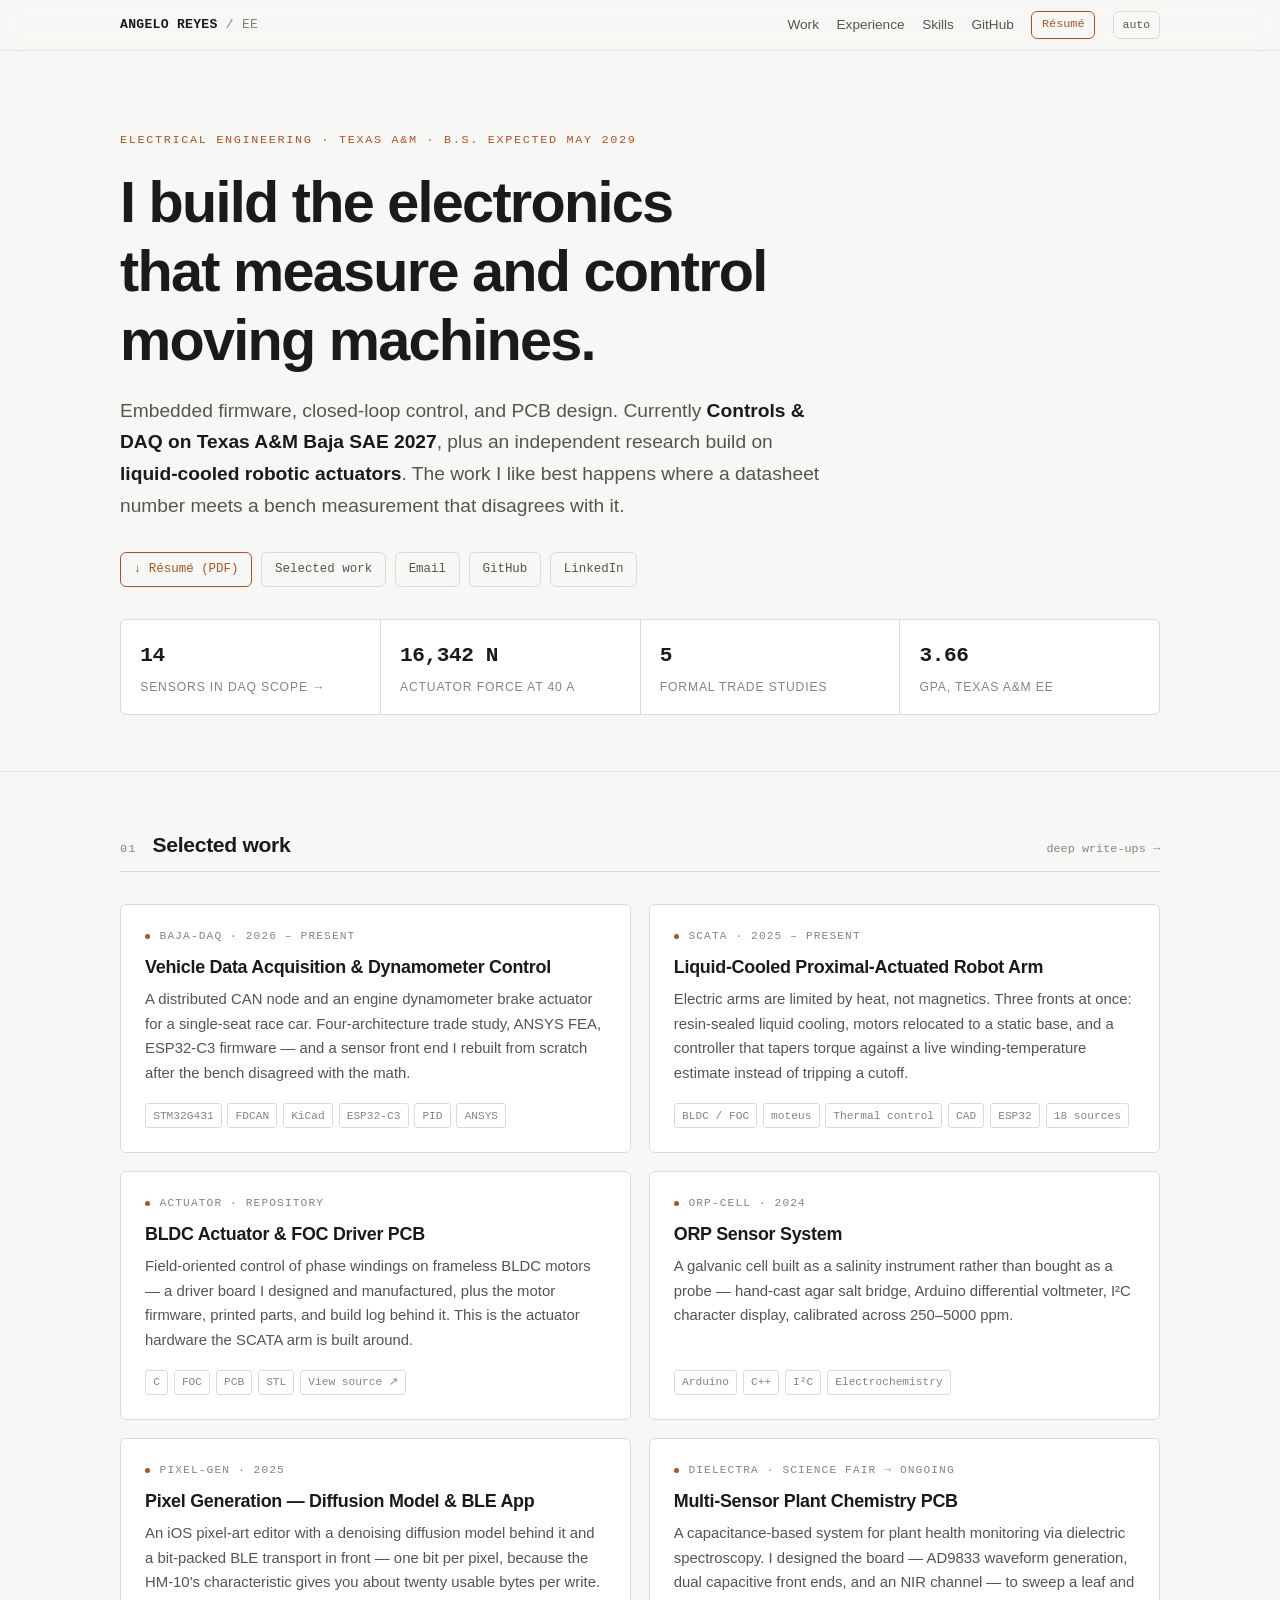
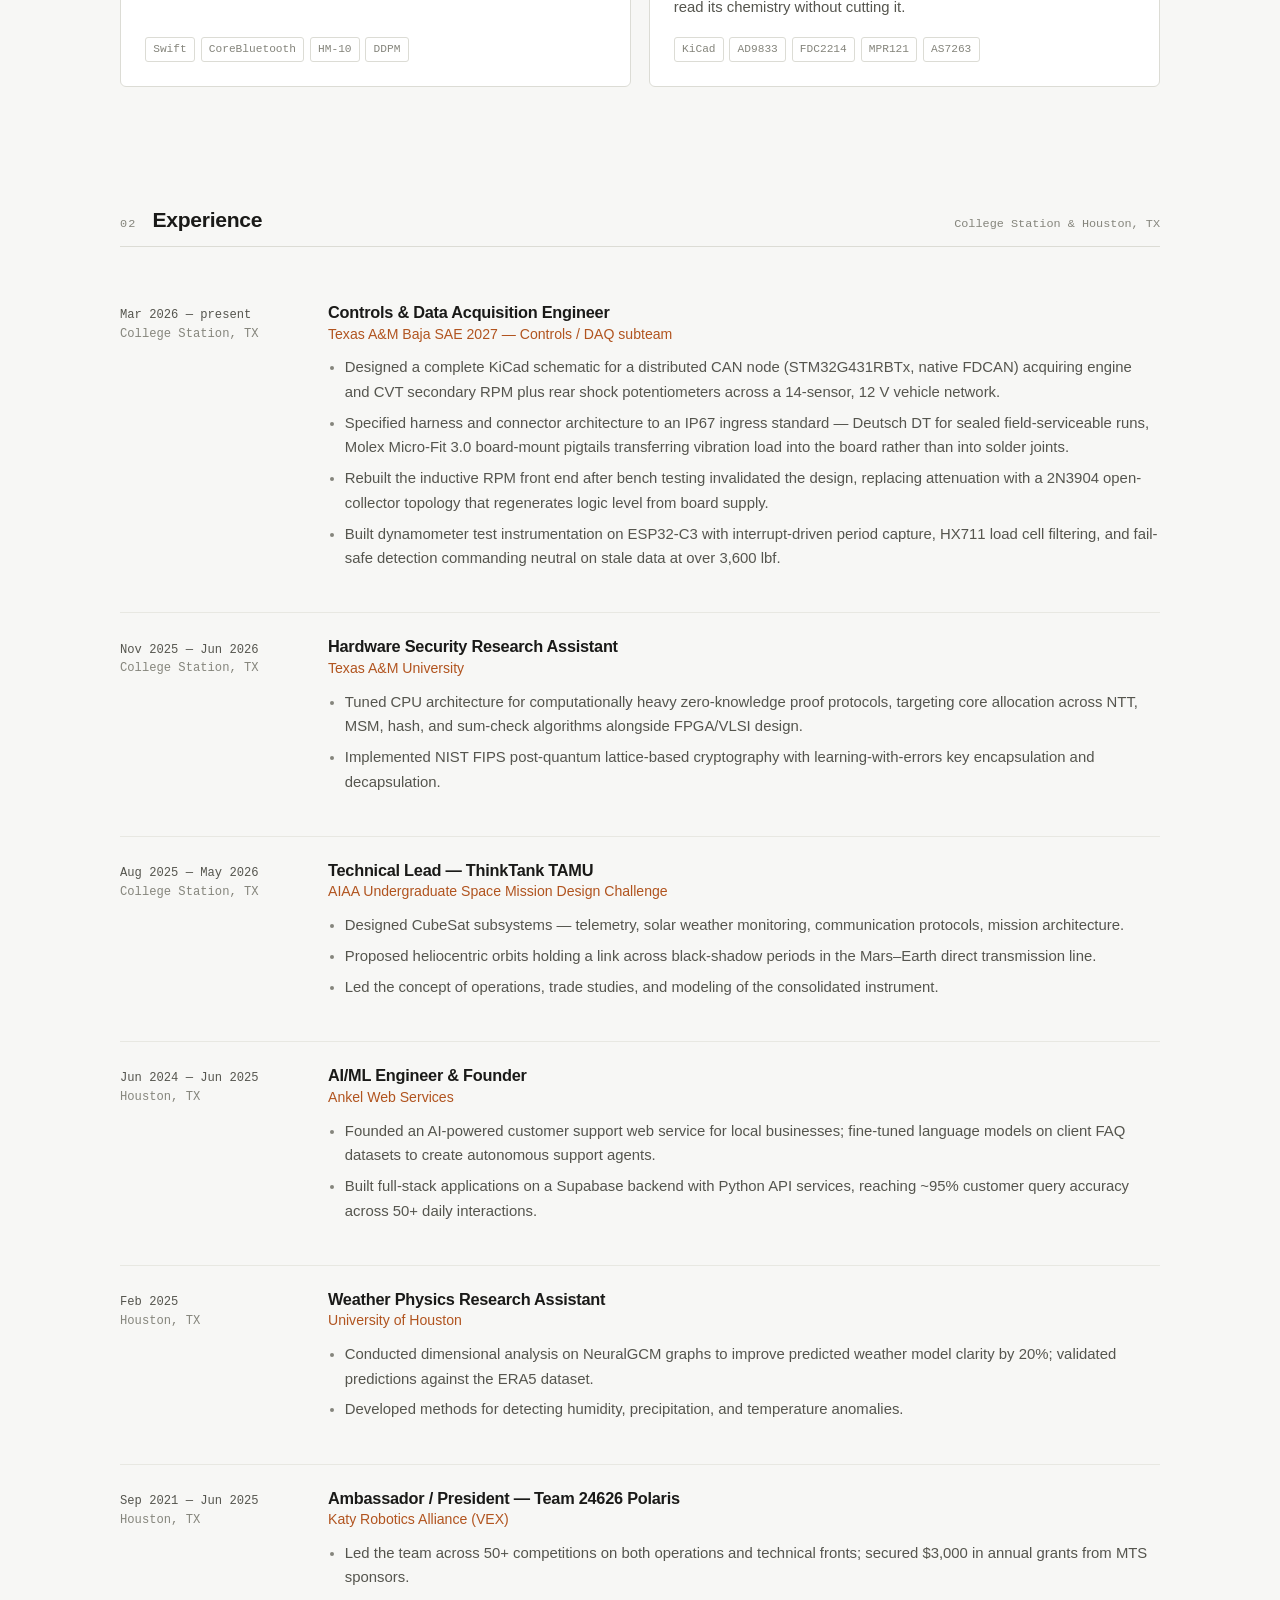
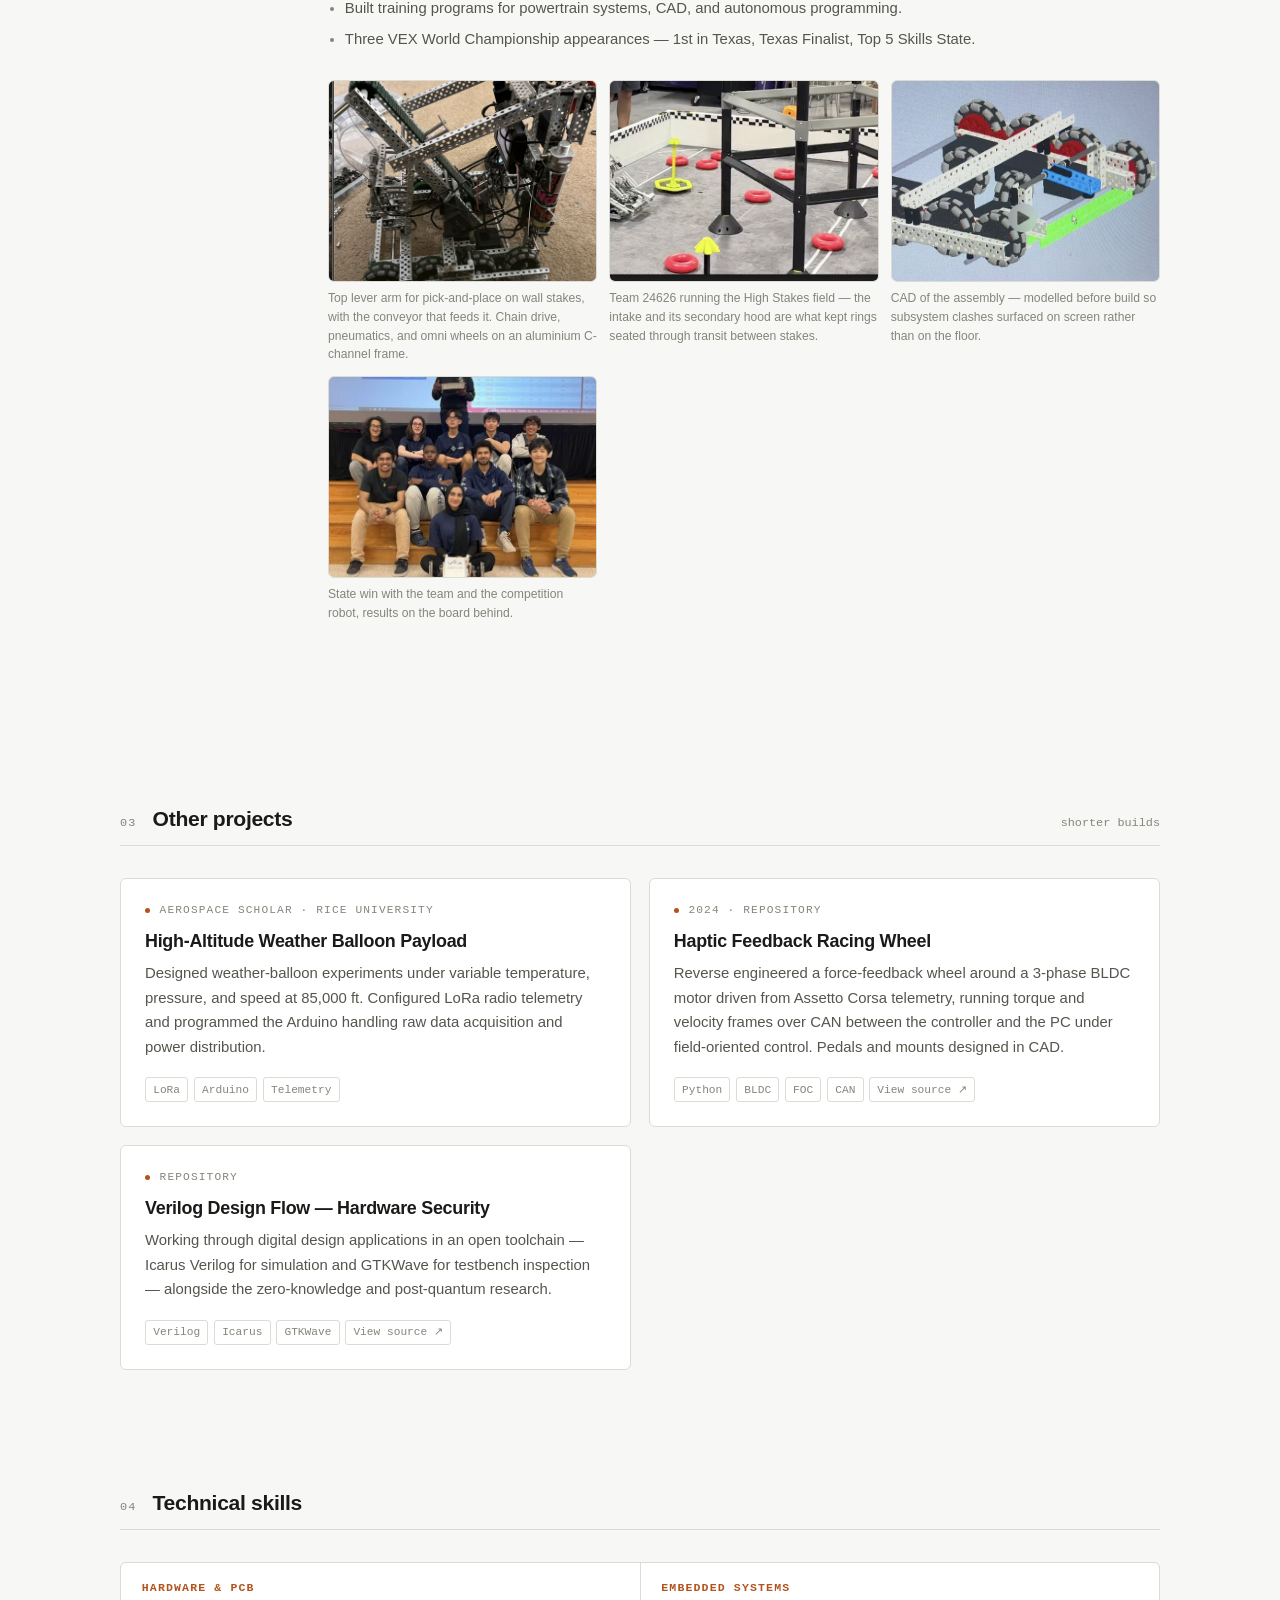
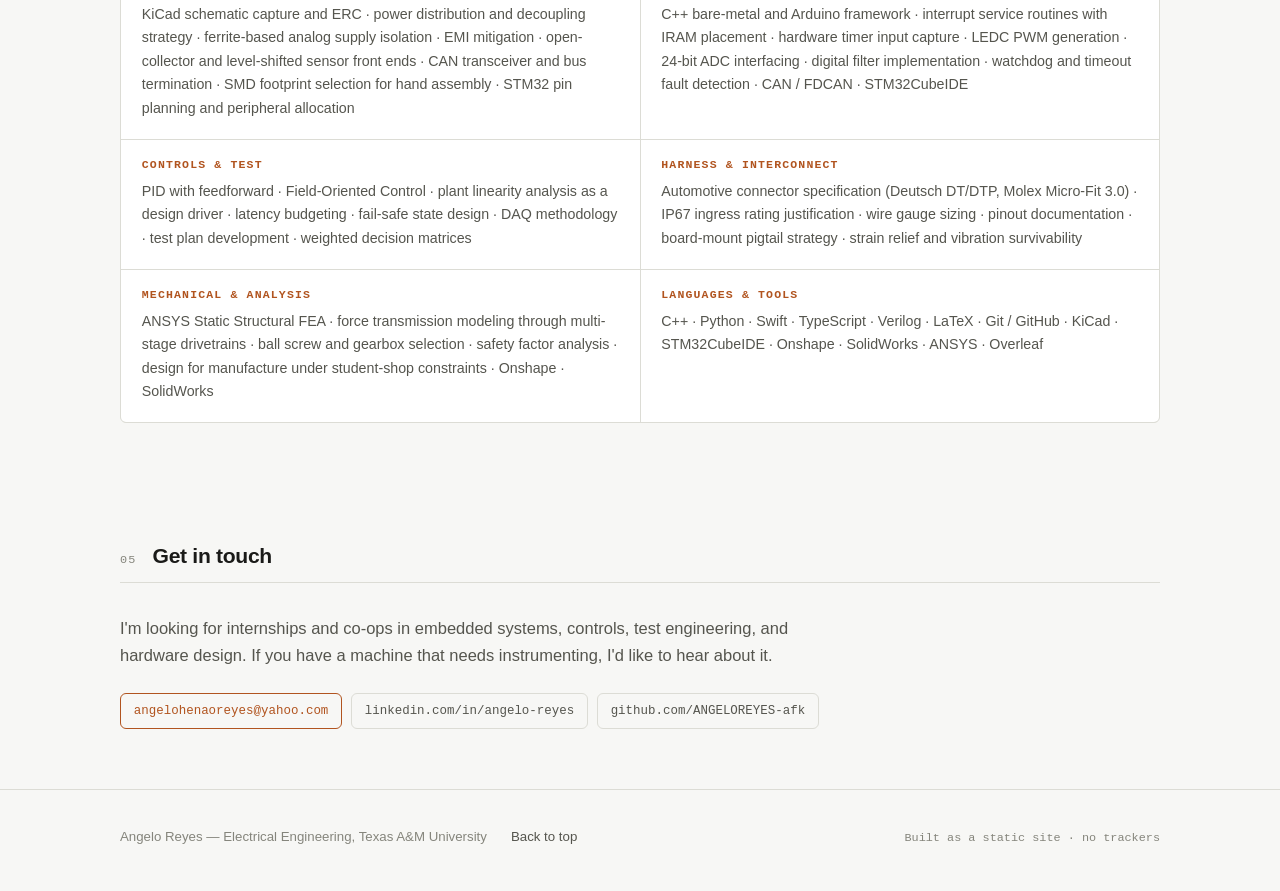
<file: index.html>
<!DOCTYPE html>
<html lang="en">
<head>
<meta charset="utf-8">
<meta name="viewport" content="width=device-width, initial-scale=1">
<title>Angelo Reyes — Electrical Engineering</title>
<meta name="description" content="Angelo Reyes — Electrical Engineering at Texas A&amp;M. Embedded systems, closed-loop control, PCB design, and thermal actuator research.">
<meta name="author" content="Angelo Reyes">
<meta property="og:title" content="Angelo Reyes — Electrical Engineering">
<meta property="og:description" content="Embedded systems, closed-loop control, PCB design, and thermal actuator research.">
<meta property="og:type" content="website">
<link rel="icon" href="data:image/svg+xml,<svg xmlns='http://www.w3.org/2000/svg' viewBox='0 0 100 100'><text y='.9em' font-size='90'>⚡</text></svg>">
<link rel="stylesheet" href="assets/css/site.css?v=8">
<script src="assets/js/site.js?v=8"></script>
</head>
<body>

<header class="topbar">
  <div class="topbar__in">
    <a class="topbar__name" href="index.html"><b>ANGELO REYES</b> <span>/ EE</span></a>
    <nav>
      <a href="#work">Work</a>
      <a href="#experience">Experience</a>
      <a class="opt" href="#skills">Skills</a>
      <a class="opt" href="https://github.com/ANGELOREYES-afk">GitHub</a>
      <a class="resume" href="assets/Angelo_Reyes_Resume.pdf" download>Résumé</a>
      <button class="themebtn" data-theme-toggle type="button">auto</button>
    </nav>
  </div>
</header>

<main>

<!-- ================= HERO ================= -->
<div class="hero">
  <div class="wrap">
    <div class="hero__kicker">Electrical Engineering · Texas A&amp;M · B.S. expected May 2029</div>
    <h1>I build the electronics<br>that measure and control<br>moving machines.</h1>
    <p class="hero__lede">
      Embedded firmware, closed-loop control, and PCB design. Currently
      <strong>Controls &amp; DAQ on Texas A&amp;M Baja SAE 2027</strong>, plus an independent
      research build on <strong>liquid-cooled robotic actuators</strong>. The work I like best
      happens where a datasheet number meets a bench measurement that disagrees with it.
    </p>
    <div class="linkrow">
      <a class="primary" href="assets/Angelo_Reyes_Resume.pdf" download>↓ Résumé (PDF)</a>
      <a href="#work">Selected work</a>
      <a href="mailto:angelohenaoreyes@yahoo.com">Email</a>
      <a href="https://github.com/ANGELOREYES-afk">GitHub</a>
      <a href="https://www.linkedin.com/in/angelo-reyes-08a8ba243/">LinkedIn</a>
    </div>

    <div class="stats">
      <a class="stat" href="projects/baja-daq.html#network"><b>14</b><span>Sensors in DAQ scope →</span></a>
      <div class="stat"><b>16,342 N</b><span>Actuator force at 40 A</span></div>
      <div class="stat"><b>5</b><span>Formal trade studies</span></div>
      <div class="stat"><b>3.66</b><span>GPA, Texas A&amp;M EE</span></div>
    </div>
  </div>
</div>

<!-- ================= WORK ================= -->
<section id="work">
  <div class="wrap">
    <div class="sechead">
      <span class="num">01</span>
      <h2>Selected work</h2>
      <span class="note">deep write-ups →</span>
    </div>

    <div class="cards">

      <a class="card" href="projects/baja-daq.html">
        <div class="card__id"><span class="dot"></span> BAJA-DAQ · 2026 – present</div>
        <h3>Vehicle Data Acquisition &amp; Dynamometer Control</h3>
        <p>
          A distributed CAN node and an engine dynamometer brake actuator for a single-seat
          race car. Four-architecture trade study, ANSYS FEA, ESP32-C3 firmware — and a sensor
          front end I rebuilt from scratch after the bench disagreed with the math.
        </p>
        <div class="tags">
          <span>STM32G431</span><span>FDCAN</span><span>KiCad</span>
          <span>ESP32-C3</span><span>PID</span><span>ANSYS</span>
        </div>
      </a>

      <a class="card" href="projects/scata-arm.html">
        <div class="card__id"><span class="dot"></span> SCATA · 2025 – present</div>
        <h3>Liquid-Cooled Proximal-Actuated Robot Arm</h3>
        <p>
          Electric arms are limited by heat, not magnetics. Three fronts at once: resin-sealed
          liquid cooling, motors relocated to a static base, and a controller that tapers
          torque against a live winding-temperature estimate instead of tripping a cutoff.
        </p>
        <div class="tags">
          <span>BLDC / FOC</span><span>moteus</span><span>Thermal control</span>
          <span>CAD</span><span>ESP32</span><span>18 sources</span>
        </div>
      </a>

      <a class="card" href="https://github.com/ANGELOREYES-afk/Actuator">
        <div class="card__id"><span class="dot"></span> ACTUATOR · repository</div>
        <h3>BLDC Actuator &amp; FOC Driver PCB</h3>
        <p>
          Field-oriented control of phase windings on frameless BLDC motors — a driver board
          I designed and manufactured, plus the motor firmware, printed parts, and build log
          behind it. This is the actuator hardware the SCATA arm is built around.
        </p>
        <div class="tags">
          <span>C</span><span>FOC</span><span>PCB</span><span>STL</span><span>View source ↗</span>
        </div>
      </a>

      <a class="card" href="projects/orp-sensor.html">
        <div class="card__id"><span class="dot"></span> ORP-CELL · 2024</div>
        <h3>ORP Sensor System</h3>
        <p>
          A galvanic cell built as a salinity instrument rather than bought as a probe —
          hand-cast agar salt bridge, Arduino differential voltmeter, I²C character display,
          calibrated across 250–5000 ppm.
        </p>
        <div class="tags">
          <span>Arduino</span><span>C++</span><span>I²C</span><span>Electrochemistry</span>
        </div>
      </a>

      <a class="card" href="projects/pixel-generation.html">
        <div class="card__id"><span class="dot"></span> PIXEL-GEN · 2025</div>
        <h3>Pixel Generation — Diffusion Model &amp; BLE App</h3>
        <p>
          An iOS pixel-art editor with a denoising diffusion model behind it and a bit-packed
          BLE transport in front — one bit per pixel, because the HM-10's characteristic gives
          you about twenty usable bytes per write.
        </p>
        <div class="tags"><span>Swift</span><span>CoreBluetooth</span><span>HM-10</span><span>DDPM</span></div>
      </a>

      <a class="card" href="projects/plant-dielectra.html">
        <div class="card__id"><span class="dot"></span> DIELECTRA · science fair → ongoing</div>
        <h3>Multi-Sensor Plant Chemistry PCB</h3>
        <p>
          A capacitance-based system for plant health monitoring via dielectric spectroscopy.
          I designed the board — AD9833 waveform generation, dual capacitive front ends, and
          an NIR channel — to sweep a leaf and read its chemistry without cutting it.
        </p>
        <div class="tags"><span>KiCad</span><span>AD9833</span><span>FDC2214</span><span>MPR121</span><span>AS7263</span></div>
      </a>

    </div>
  </div>
</section>

<!-- ================= EXPERIENCE ================= -->
<section id="experience">
  <div class="wrap">
    <div class="sechead">
      <span class="num">02</span>
      <h2>Experience</h2>
      <span class="note">College Station &amp; Houston, TX</span>
    </div>

    <div class="entry">
      <div class="entry__when"><b>Mar 2026 — present</b>College Station, TX</div>
      <div>
        <h3>Controls &amp; Data Acquisition Engineer</h3>
        <p class="entry__org">Texas A&amp;M Baja SAE 2027 — Controls / DAQ subteam</p>
        <ul>
          <li>Designed a complete KiCad schematic for a distributed CAN node (STM32G431RBTx, native FDCAN) acquiring engine and CVT secondary RPM plus rear shock potentiometers across a 14-sensor, 12 V vehicle network.</li>
          <li>Specified harness and connector architecture to an IP67 ingress standard — Deutsch DT for sealed field-serviceable runs, Molex Micro-Fit 3.0 board-mount pigtails transferring vibration load into the board rather than into solder joints.</li>
          <li>Rebuilt the inductive RPM front end after bench testing invalidated the design, replacing attenuation with a 2N3904 open-collector topology that regenerates logic level from board supply.</li>
          <li>Built dynamometer test instrumentation on ESP32-C3 with interrupt-driven period capture, HX711 load cell filtering, and fail-safe detection commanding neutral on stale data at over 3,600 lbf.</li>
        </ul>
      </div>
    </div>

    <div class="entry">
      <div class="entry__when"><b>Nov 2025 — Jun 2026</b>College Station, TX</div>
      <div>
        <h3>Hardware Security Research Assistant</h3>
        <p class="entry__org">Texas A&amp;M University</p>
        <ul>
          <li>Tuned CPU architecture for computationally heavy zero-knowledge proof protocols, targeting core allocation across NTT, MSM, hash, and sum-check algorithms alongside FPGA/VLSI design.</li>
          <li>Implemented NIST FIPS post-quantum lattice-based cryptography with learning-with-errors key encapsulation and decapsulation.</li>
        </ul>
      </div>
    </div>

    <div class="entry">
      <div class="entry__when"><b>Aug 2025 — May 2026</b>College Station, TX</div>
      <div>
        <h3>Technical Lead — ThinkTank TAMU</h3>
        <p class="entry__org">AIAA Undergraduate Space Mission Design Challenge</p>
        <ul>
          <li>Designed CubeSat subsystems — telemetry, solar weather monitoring, communication protocols, mission architecture.</li>
          <li>Proposed heliocentric orbits holding a link across black-shadow periods in the Mars–Earth direct transmission line.</li>
          <li>Led the concept of operations, trade studies, and modeling of the consolidated instrument.</li>
        </ul>
      </div>
    </div>

    <div class="entry">
      <div class="entry__when"><b>Jun 2024 — Jun 2025</b>Houston, TX</div>
      <div>
        <h3>AI/ML Engineer &amp; Founder</h3>
        <p class="entry__org">Ankel Web Services</p>
        <ul>
          <li>Founded an AI-powered customer support web service for local businesses; fine-tuned language models on client FAQ datasets to create autonomous support agents.</li>
          <li>Built full-stack applications on a Supabase backend with Python API services, reaching ~95% customer query accuracy across 50+ daily interactions.</li>
        </ul>
      </div>
    </div>

    <div class="entry">
      <div class="entry__when"><b>Feb 2025</b>Houston, TX</div>
      <div>
        <h3>Weather Physics Research Assistant</h3>
        <p class="entry__org">University of Houston</p>
        <ul>
          <li>Conducted dimensional analysis on NeuralGCM graphs to improve predicted weather model clarity by 20%; validated predictions against the ERA5 dataset.</li>
          <li>Developed methods for detecting humidity, precipitation, and temperature anomalies.</li>
        </ul>
      </div>
    </div>

    <div class="entry">
      <div class="entry__when"><b>Sep 2021 — Jun 2025</b>Houston, TX</div>
      <div>
        <h3>Ambassador / President — Team 24626 Polaris</h3>
        <p class="entry__org">Katy Robotics Alliance (VEX)</p>
        <ul>
          <li>Led the team across 50+ competitions on both operations and technical fronts; secured $3,000 in annual grants from MTS sponsors.</li>
          <li>Built training programs for powertrain systems, CAD, and autonomous programming.</li>
          <li>Three VEX World Championship appearances — 1st in Texas, Texas Finalist, Top 5 Skills State.</li>
        </ul>

        <div class="gallery wide">
          <figure>
            <img src="assets/img/vex-lever-arm.jpg" alt="VEX competition robot on a workshop floor: aluminium C-channel frame, omni wheels, chain and sprocket drive, pneumatic cylinder, and a raised lever arm carrying conveyor tracks.">
            <figcaption>Top lever arm for pick-and-place on wall stakes, with the conveyor that feeds it. Chain drive, pneumatics, and omni wheels on an aluminium C-channel frame.</figcaption>
          </figure>
          <figure>
            <img src="assets/img/vex-field-run.jpg" alt="A VEX competition robot numbered 24626 on a High Stakes field, surrounded by red rings, yellow mobile goal stakes, and the black wall-stake structure.">
            <figcaption>Team 24626 running the High Stakes field — the intake and its secondary hood are what kept rings seated through transit between stakes.</figcaption>
          </figure>
          <figure>
            <img src="assets/img/vex-cad.jpg" alt="CAD model of a VEX robot assembly.">
            <figcaption>CAD of the assembly — modelled before build so subsystem clashes surfaced on screen rather than on the floor.</figcaption>
          </figure>
          <figure>
            <img src="assets/img/vex-state-win.jpg" alt="Team photo of about a dozen students seated on steps with their competition robot in front of them and a results scoreboard projected behind.">
            <figcaption>State win with the team and the competition robot, results on the board behind.</figcaption>
          </figure>
        </div>
      </div>
    </div>

  </div>
</section>

<!-- ================= OTHER PROJECTS ================= -->
<section id="other">
  <div class="wrap">
    <div class="sechead">
      <span class="num">03</span>
      <h2>Other projects</h2>
      <span class="note">shorter builds</span>
    </div>

    <div class="cards">
      <div class="card">
        <div class="card__id"><span class="dot"></span> Aerospace Scholar · Rice University</div>
        <h3>High-Altitude Weather Balloon Payload</h3>
        <p>
          Designed weather-balloon experiments under variable temperature, pressure, and
          speed at 85,000 ft. Configured LoRa radio telemetry and programmed the Arduino
          handling raw data acquisition and power distribution.
        </p>
        <div class="tags"><span>LoRa</span><span>Arduino</span><span>Telemetry</span></div>
      </div>

      <a class="card" href="https://github.com/ANGELOREYES-afk/FFBwheelACtelemtry">
        <div class="card__id"><span class="dot"></span> 2024 · repository</div>
        <h3>Haptic Feedback Racing Wheel</h3>
        <p>
          Reverse engineered a force-feedback wheel around a 3-phase BLDC motor driven from
          Assetto Corsa telemetry, running torque and velocity frames over CAN between the
          controller and the PC under field-oriented control. Pedals and mounts designed in CAD.
        </p>
        <div class="tags"><span>Python</span><span>BLDC</span><span>FOC</span><span>CAN</span><span>View source ↗</span></div>
      </a>

      <a class="card" href="https://github.com/ANGELOREYES-afk/Hardware_Security_VERILOG_DESIGN_FLOW">
        <div class="card__id"><span class="dot"></span> repository</div>
        <h3>Verilog Design Flow — Hardware Security</h3>
        <p>
          Working through digital design applications in an open toolchain — Icarus Verilog for
          simulation and GTKWave for testbench inspection — alongside the zero-knowledge and
          post-quantum research.
        </p>
        <div class="tags"><span>Verilog</span><span>Icarus</span><span>GTKWave</span><span>View source ↗</span></div>
      </a>
    </div>
  </div>
</section>

<!-- ================= SKILLS ================= -->
<section id="skills">
  <div class="wrap">
    <div class="sechead">
      <span class="num">04</span>
      <h2>Technical skills</h2>
    </div>

    <div class="skills">
      <div class="skill">
        <h4>Hardware &amp; PCB</h4>
        <p>KiCad schematic capture and ERC · power distribution and decoupling strategy ·
        ferrite-based analog supply isolation · EMI mitigation · open-collector and
        level-shifted sensor front ends · CAN transceiver and bus termination ·
        SMD footprint selection for hand assembly · STM32 pin planning and peripheral allocation</p>
      </div>
      <div class="skill">
        <h4>Embedded systems</h4>
        <p>C++ bare-metal and Arduino framework · interrupt service routines with IRAM
        placement · hardware timer input capture · LEDC PWM generation · 24-bit ADC
        interfacing · digital filter implementation · watchdog and timeout fault detection ·
        CAN / FDCAN · STM32CubeIDE</p>
      </div>
      <div class="skill">
        <h4>Controls &amp; test</h4>
        <p>PID with feedforward · Field-Oriented Control · plant linearity analysis as a
        design driver · latency budgeting · fail-safe state design · DAQ methodology ·
        test plan development · weighted decision matrices</p>
      </div>
      <div class="skill">
        <h4>Harness &amp; interconnect</h4>
        <p>Automotive connector specification (Deutsch DT/DTP, Molex Micro-Fit 3.0) ·
        IP67 ingress rating justification · wire gauge sizing · pinout documentation ·
        board-mount pigtail strategy · strain relief and vibration survivability</p>
      </div>
      <div class="skill">
        <h4>Mechanical &amp; analysis</h4>
        <p>ANSYS Static Structural FEA · force transmission modeling through multi-stage
        drivetrains · ball screw and gearbox selection · safety factor analysis ·
        design for manufacture under student-shop constraints · Onshape · SolidWorks</p>
      </div>
      <div class="skill">
        <h4>Languages &amp; tools</h4>
        <p>C++ · Python · Swift · TypeScript · Verilog · LaTeX · Git / GitHub ·
        KiCad · STM32CubeIDE · Onshape · SolidWorks · ANSYS · Overleaf</p>
      </div>
    </div>
  </div>
</section>

<!-- ================= CONTACT ================= -->
<section id="contact">
  <div class="wrap">
    <div class="sechead">
      <span class="num">05</span>
      <h2>Get in touch</h2>
    </div>
    <div class="prose">
      <p>
        I'm looking for internships and co-ops in embedded systems, controls, test
        engineering, and hardware design. If you have a machine that needs instrumenting,
        I'd like to hear about it.
      </p>
    </div>
    <div class="linkrow" style="margin-top:1.5rem">
      <a class="primary" href="mailto:angelohenaoreyes@yahoo.com">angelohenaoreyes@yahoo.com</a>
      <a href="https://www.linkedin.com/in/angelo-reyes-08a8ba243/">linkedin.com/in/angelo-reyes</a>
      <a href="https://github.com/ANGELOREYES-afk">github.com/ANGELOREYES-afk</a>
    </div>
  </div>
</section>

</main>

<footer>
  <div class="wrap in">
    <span>Angelo Reyes — Electrical Engineering, Texas A&amp;M University</span>
    <a href="#work">Back to top</a>
    <span class="sp">Built as a static site · no trackers</span>
  </div>
</footer>

</body>
</html>
</file>
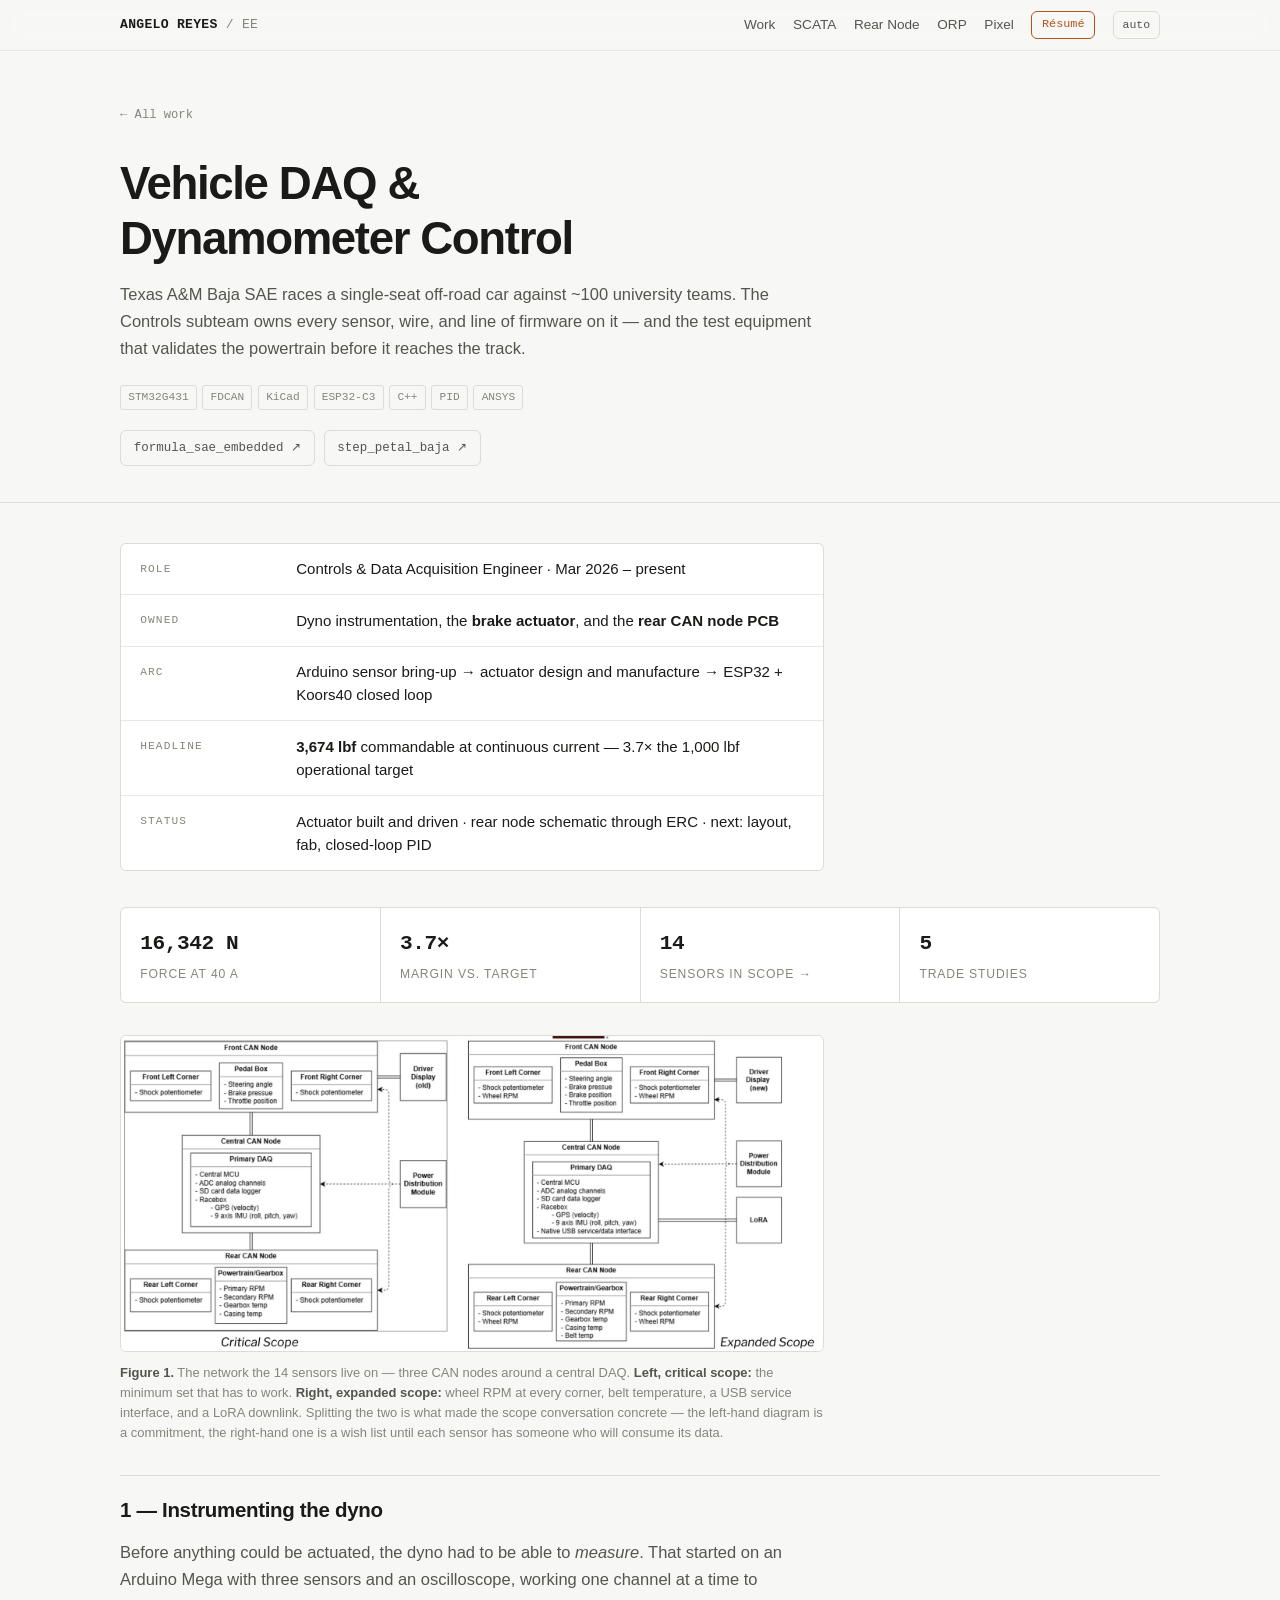
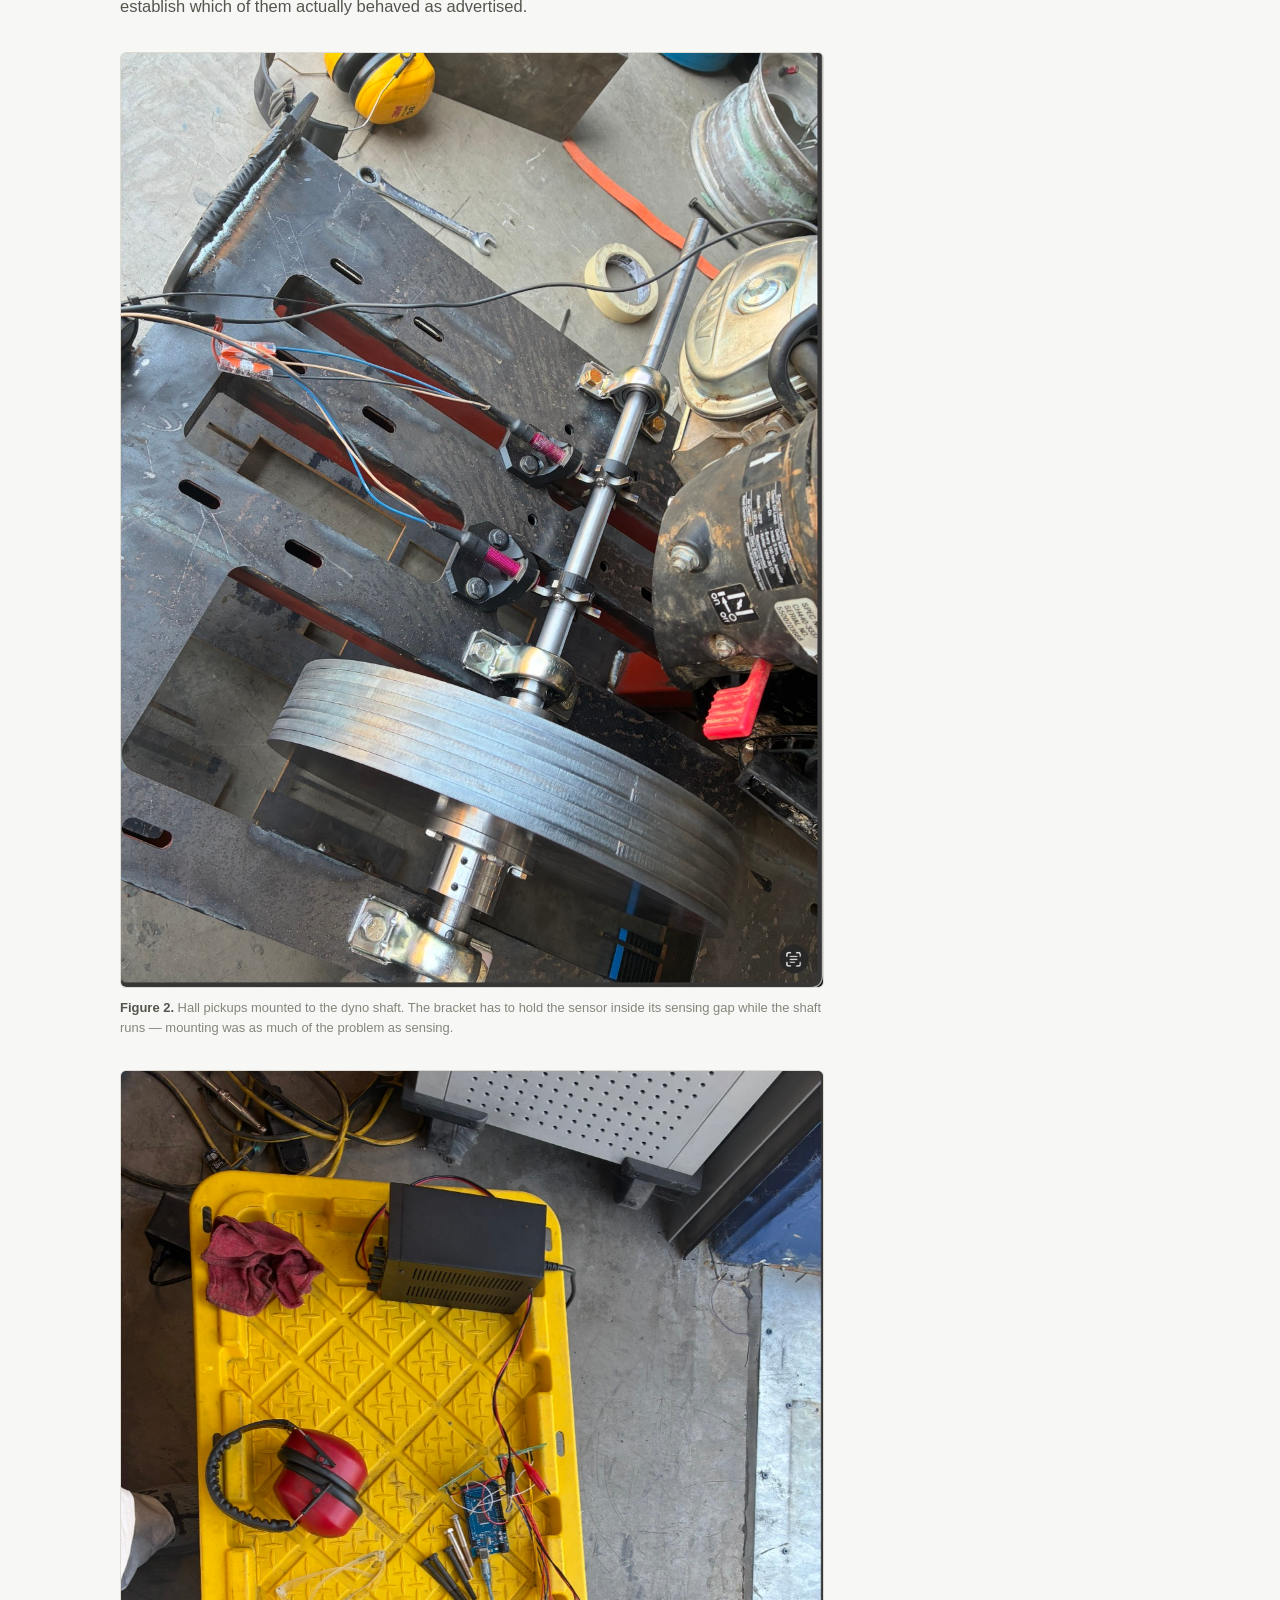
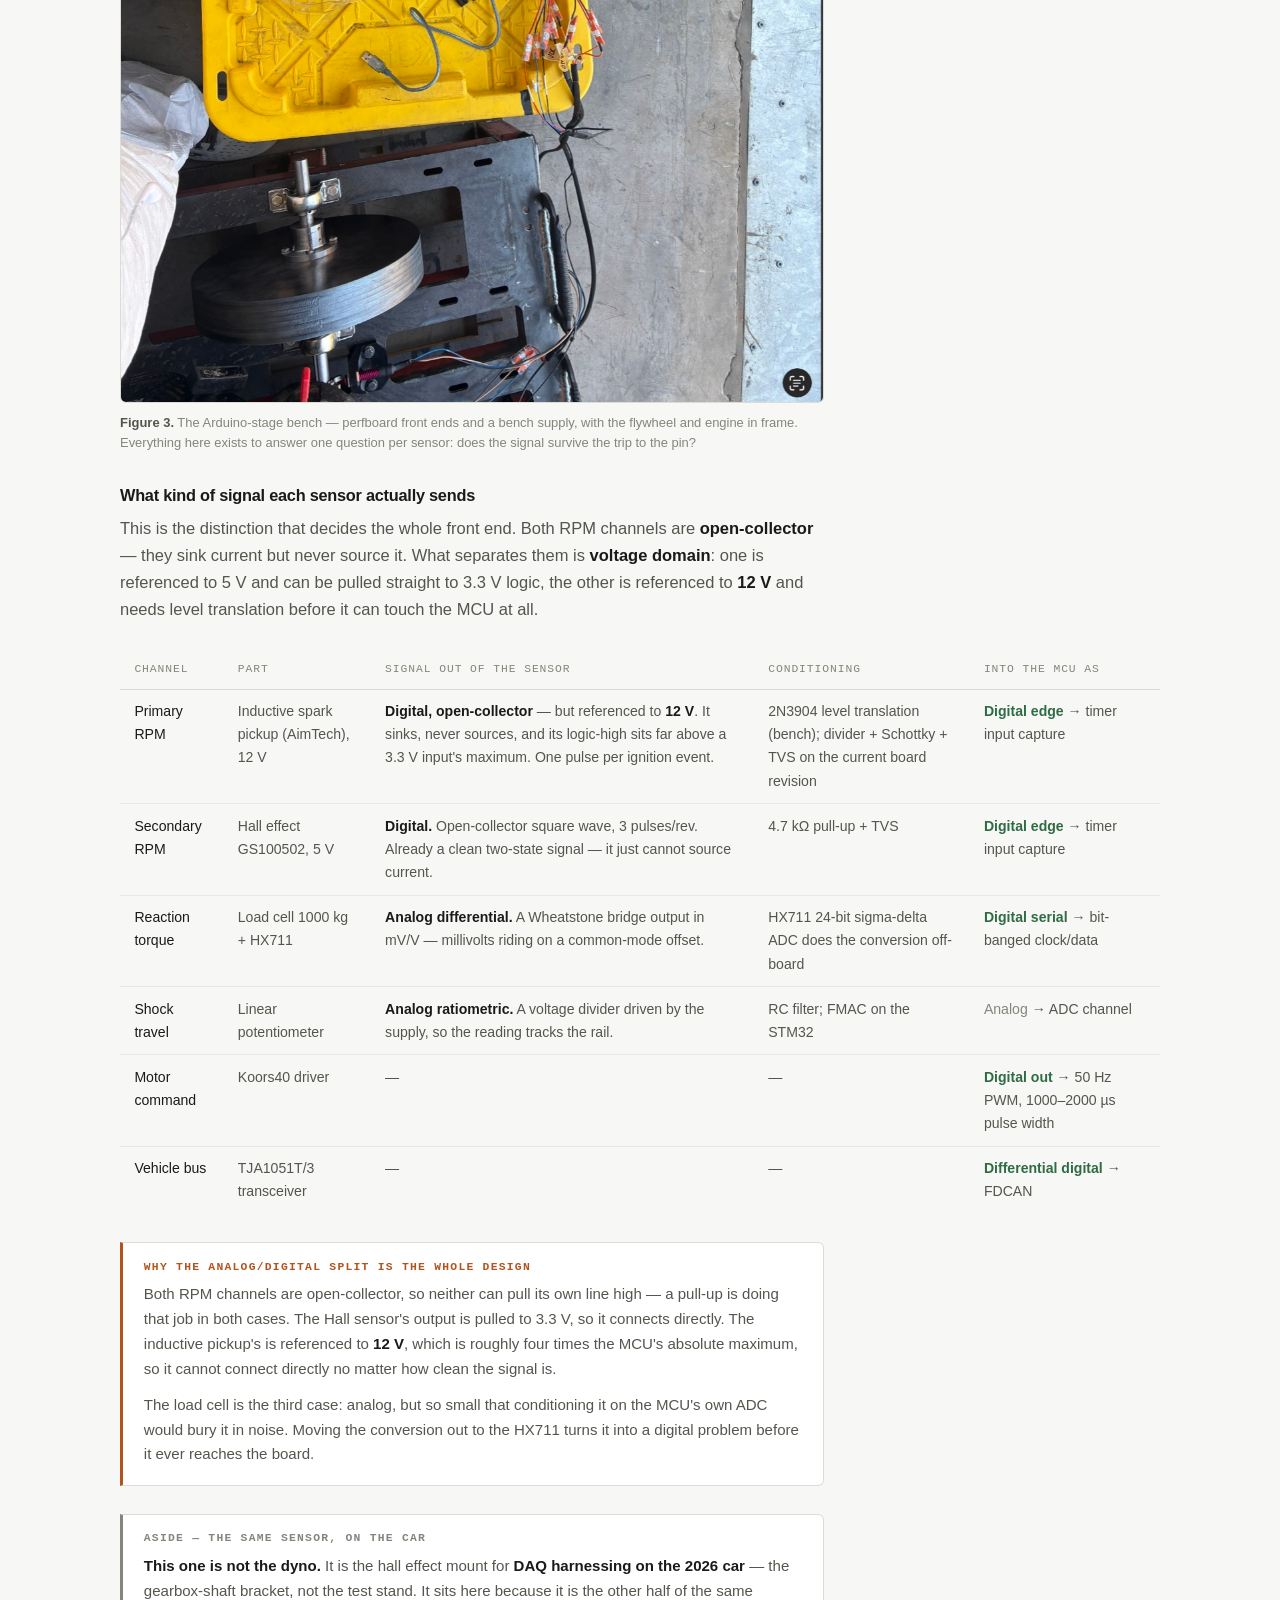
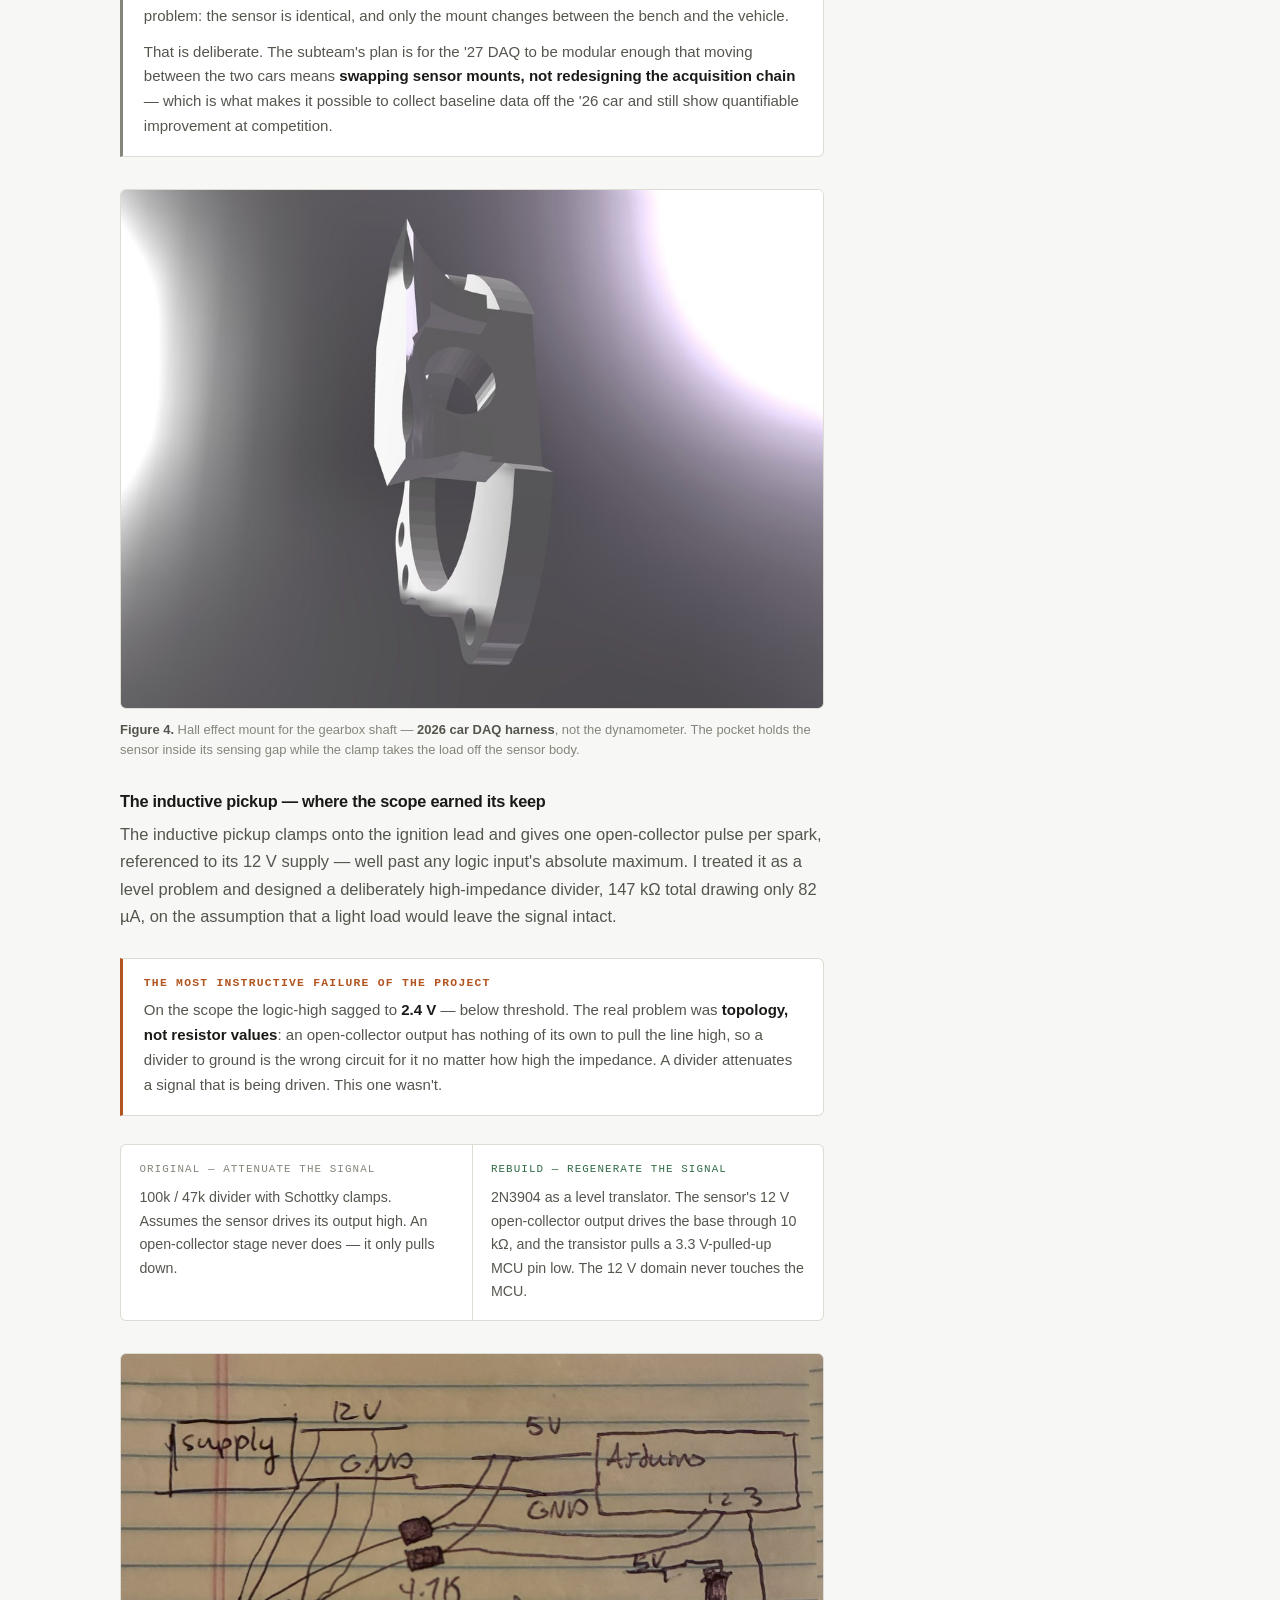
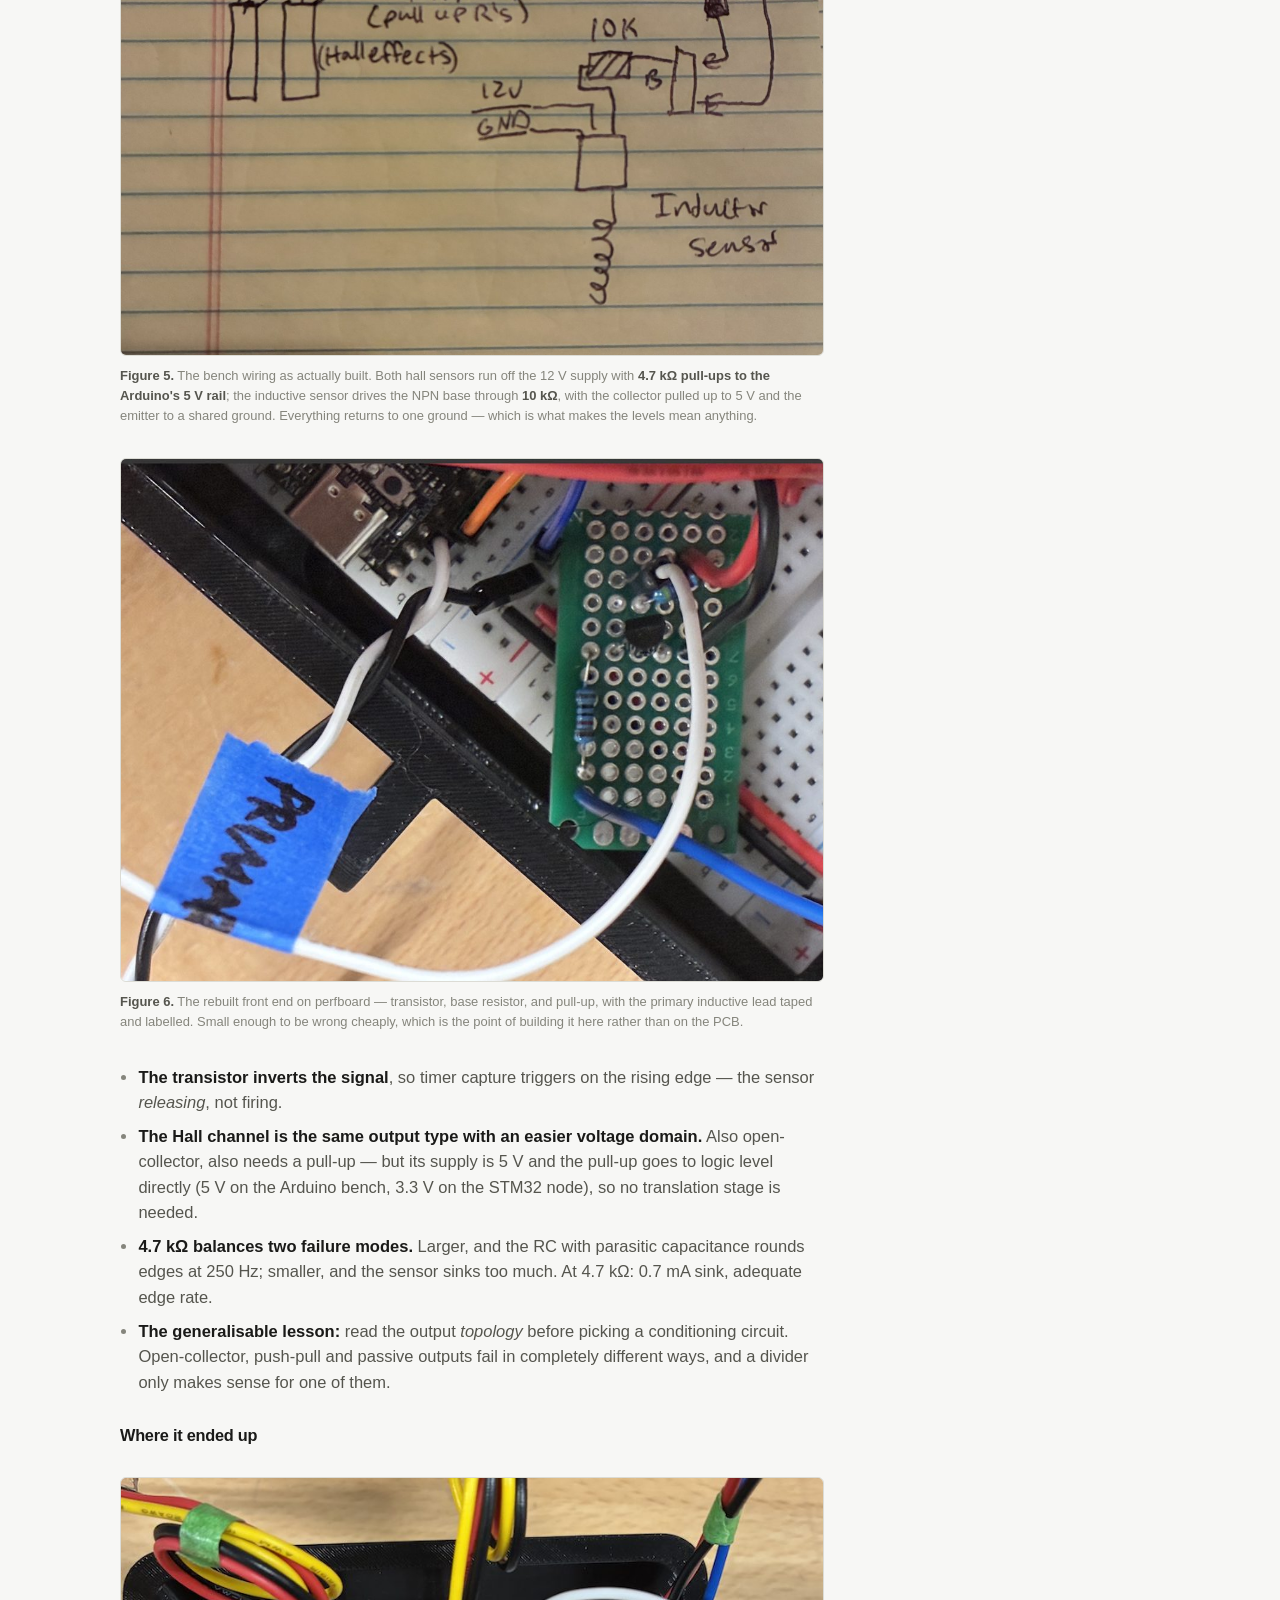
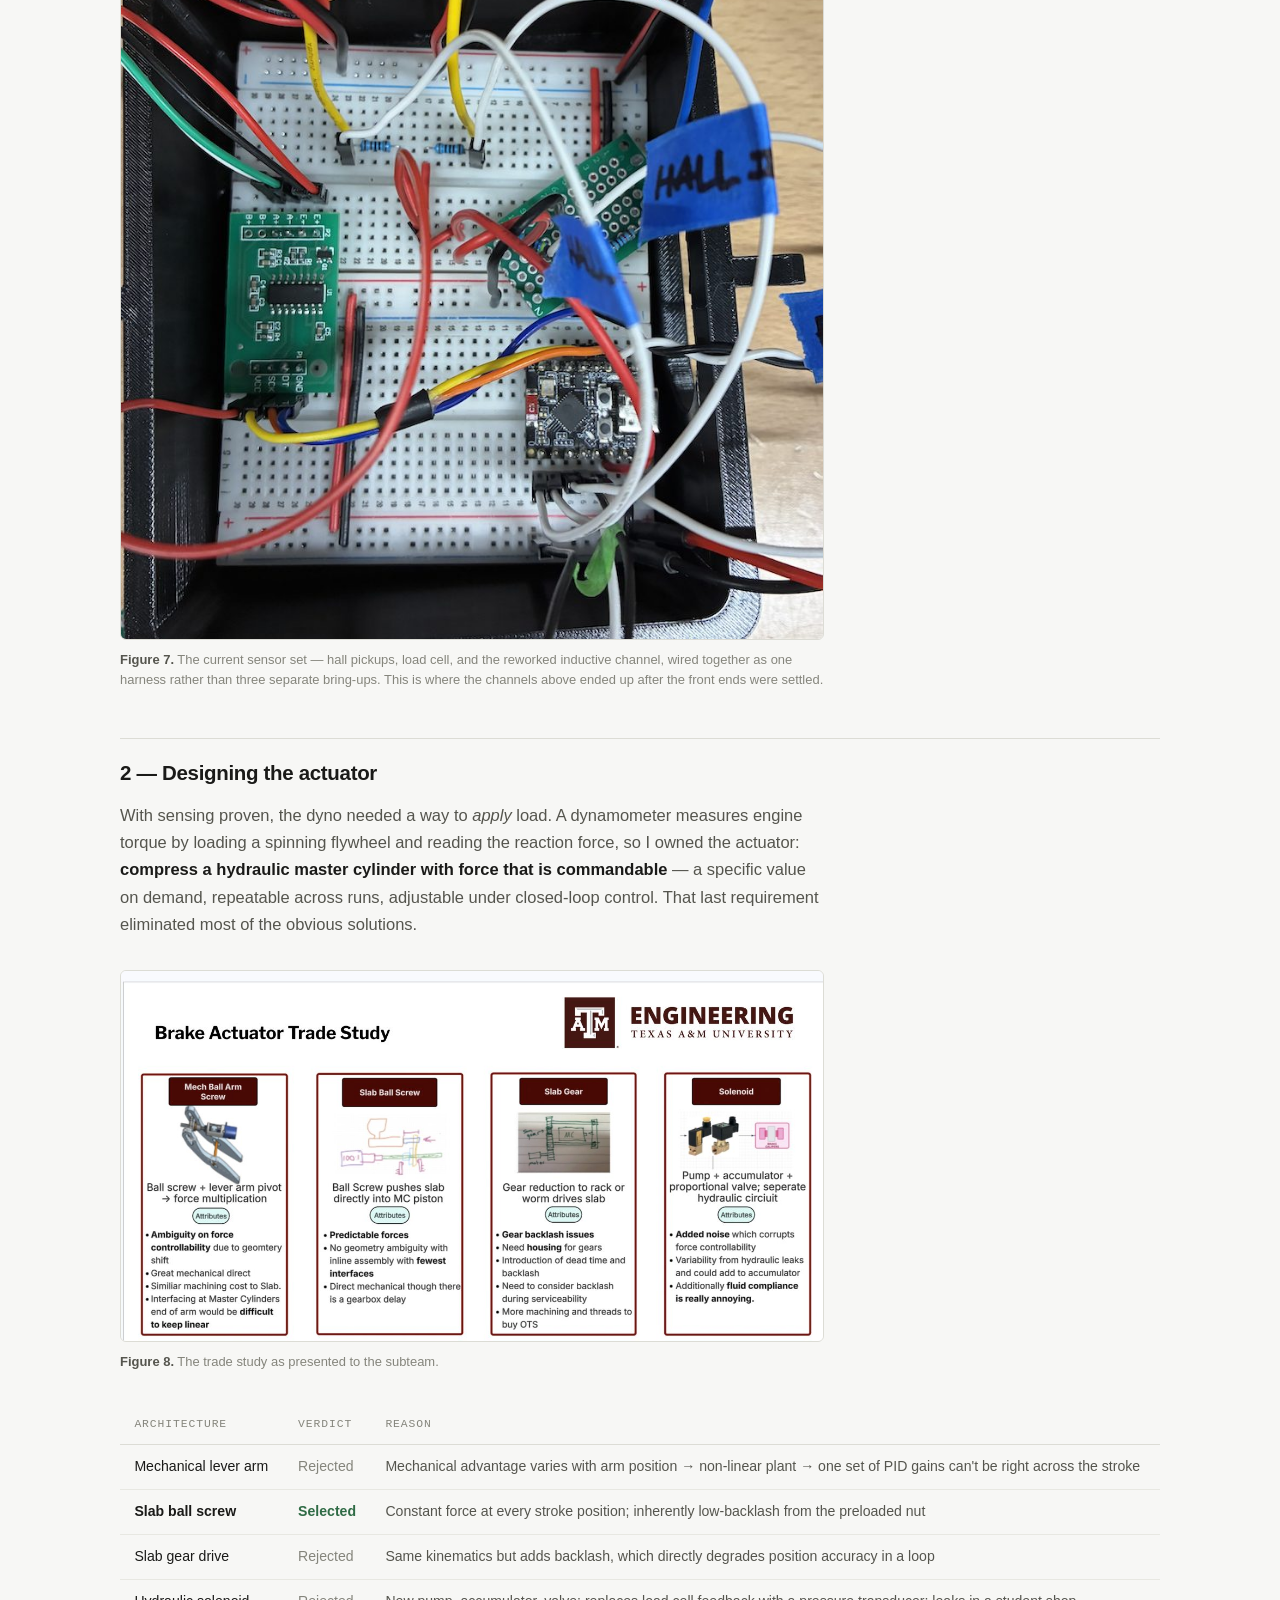
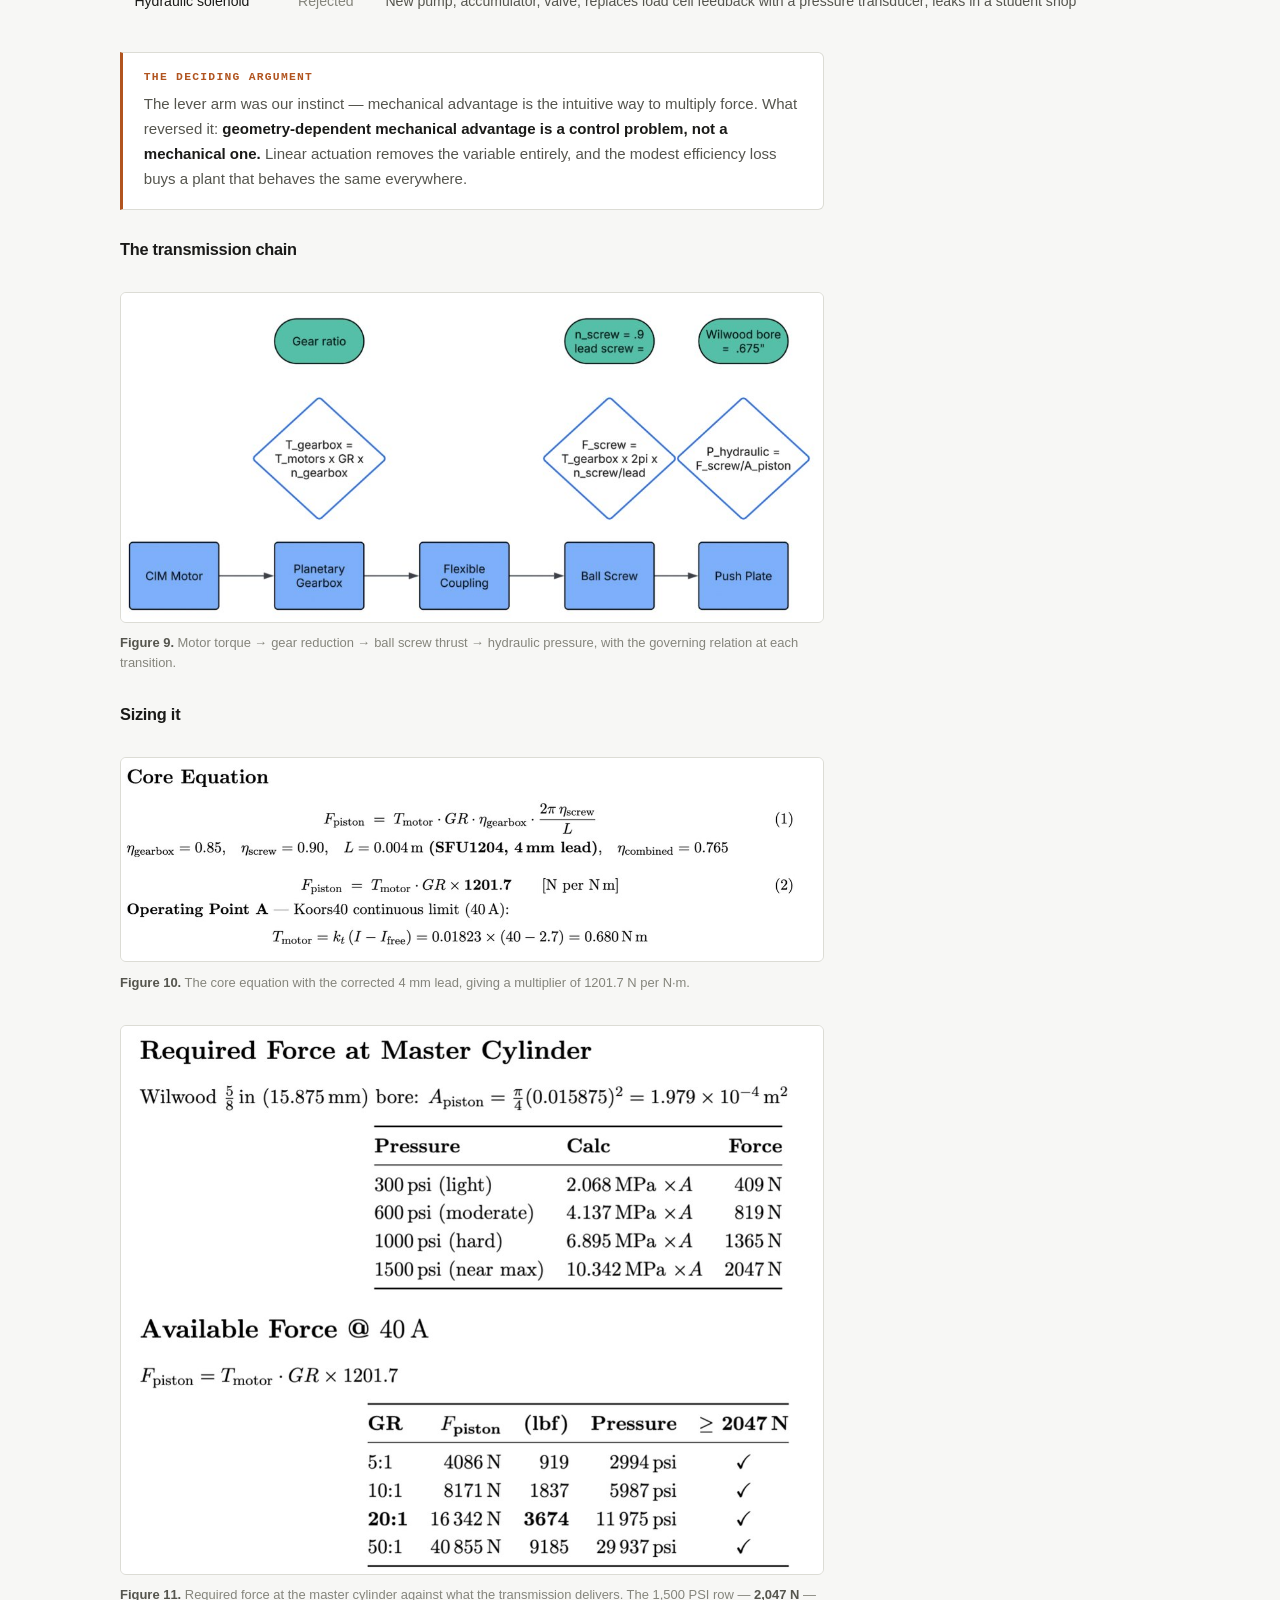
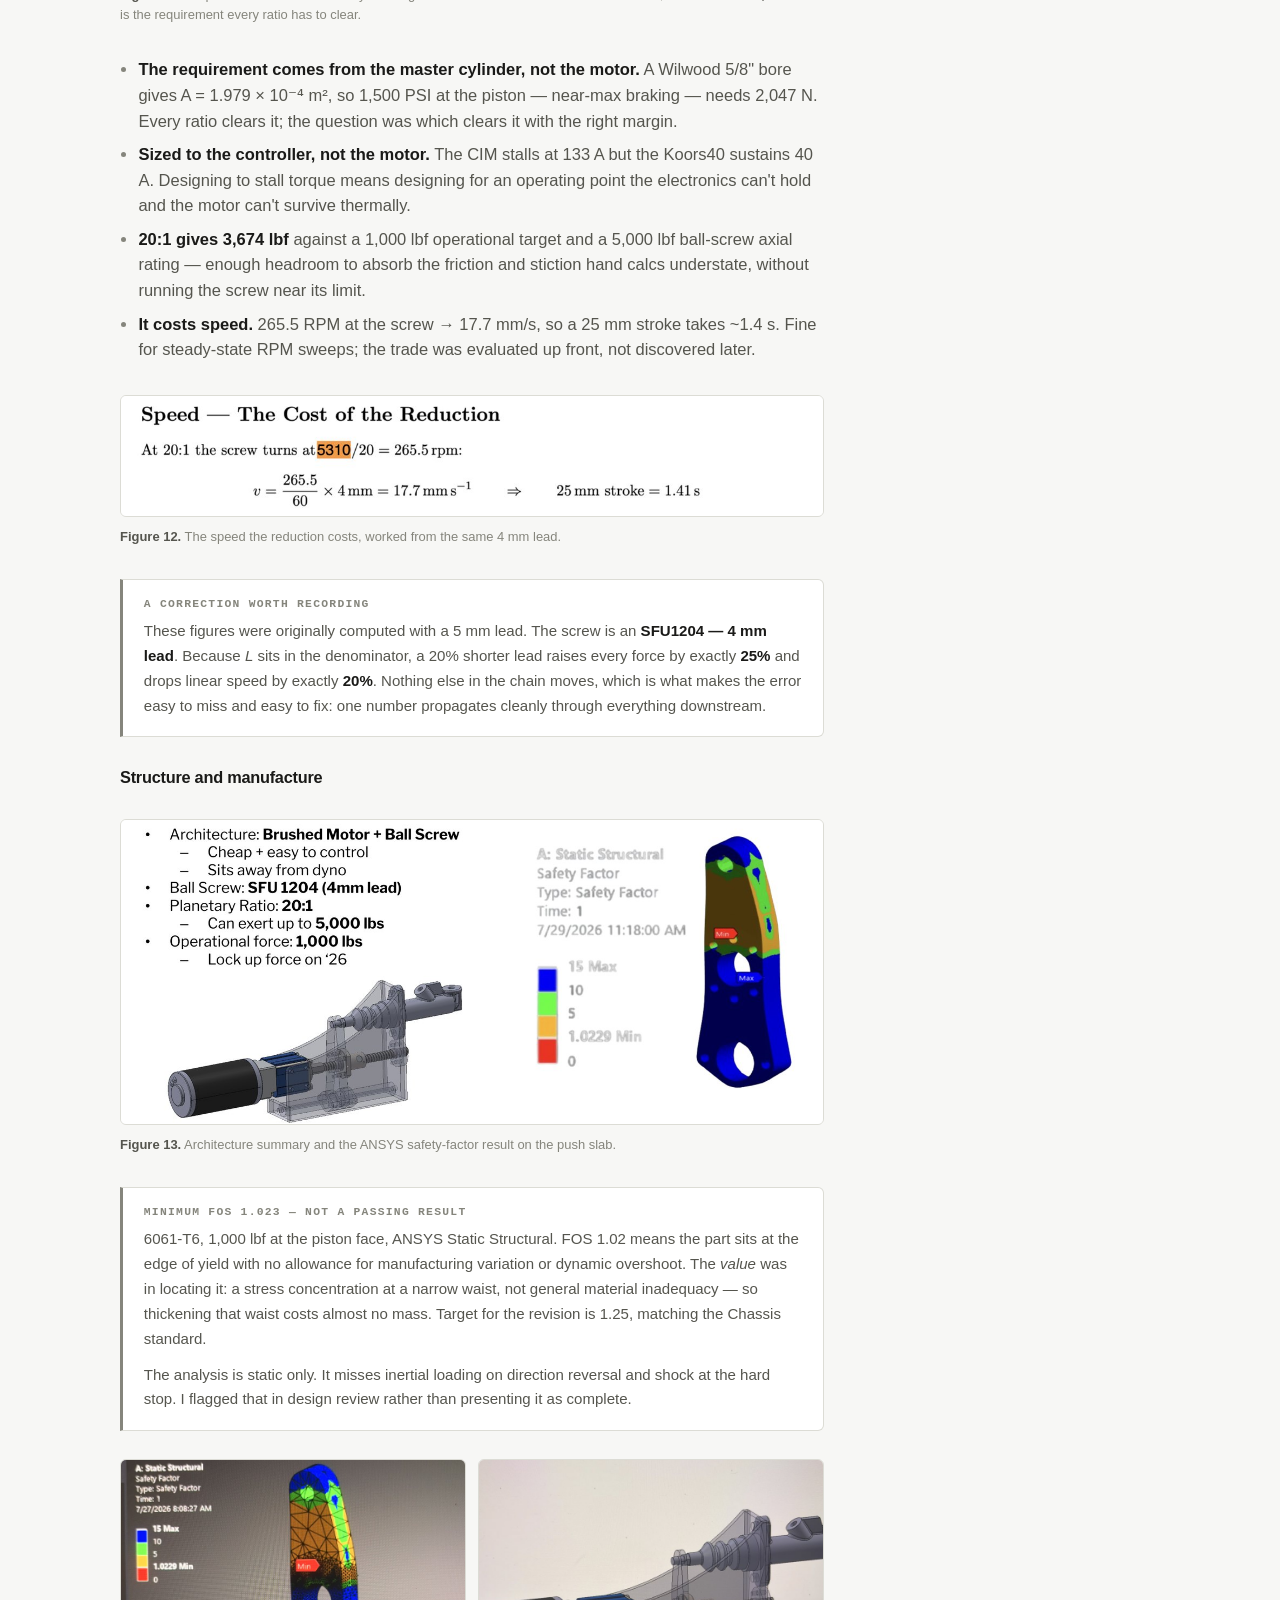
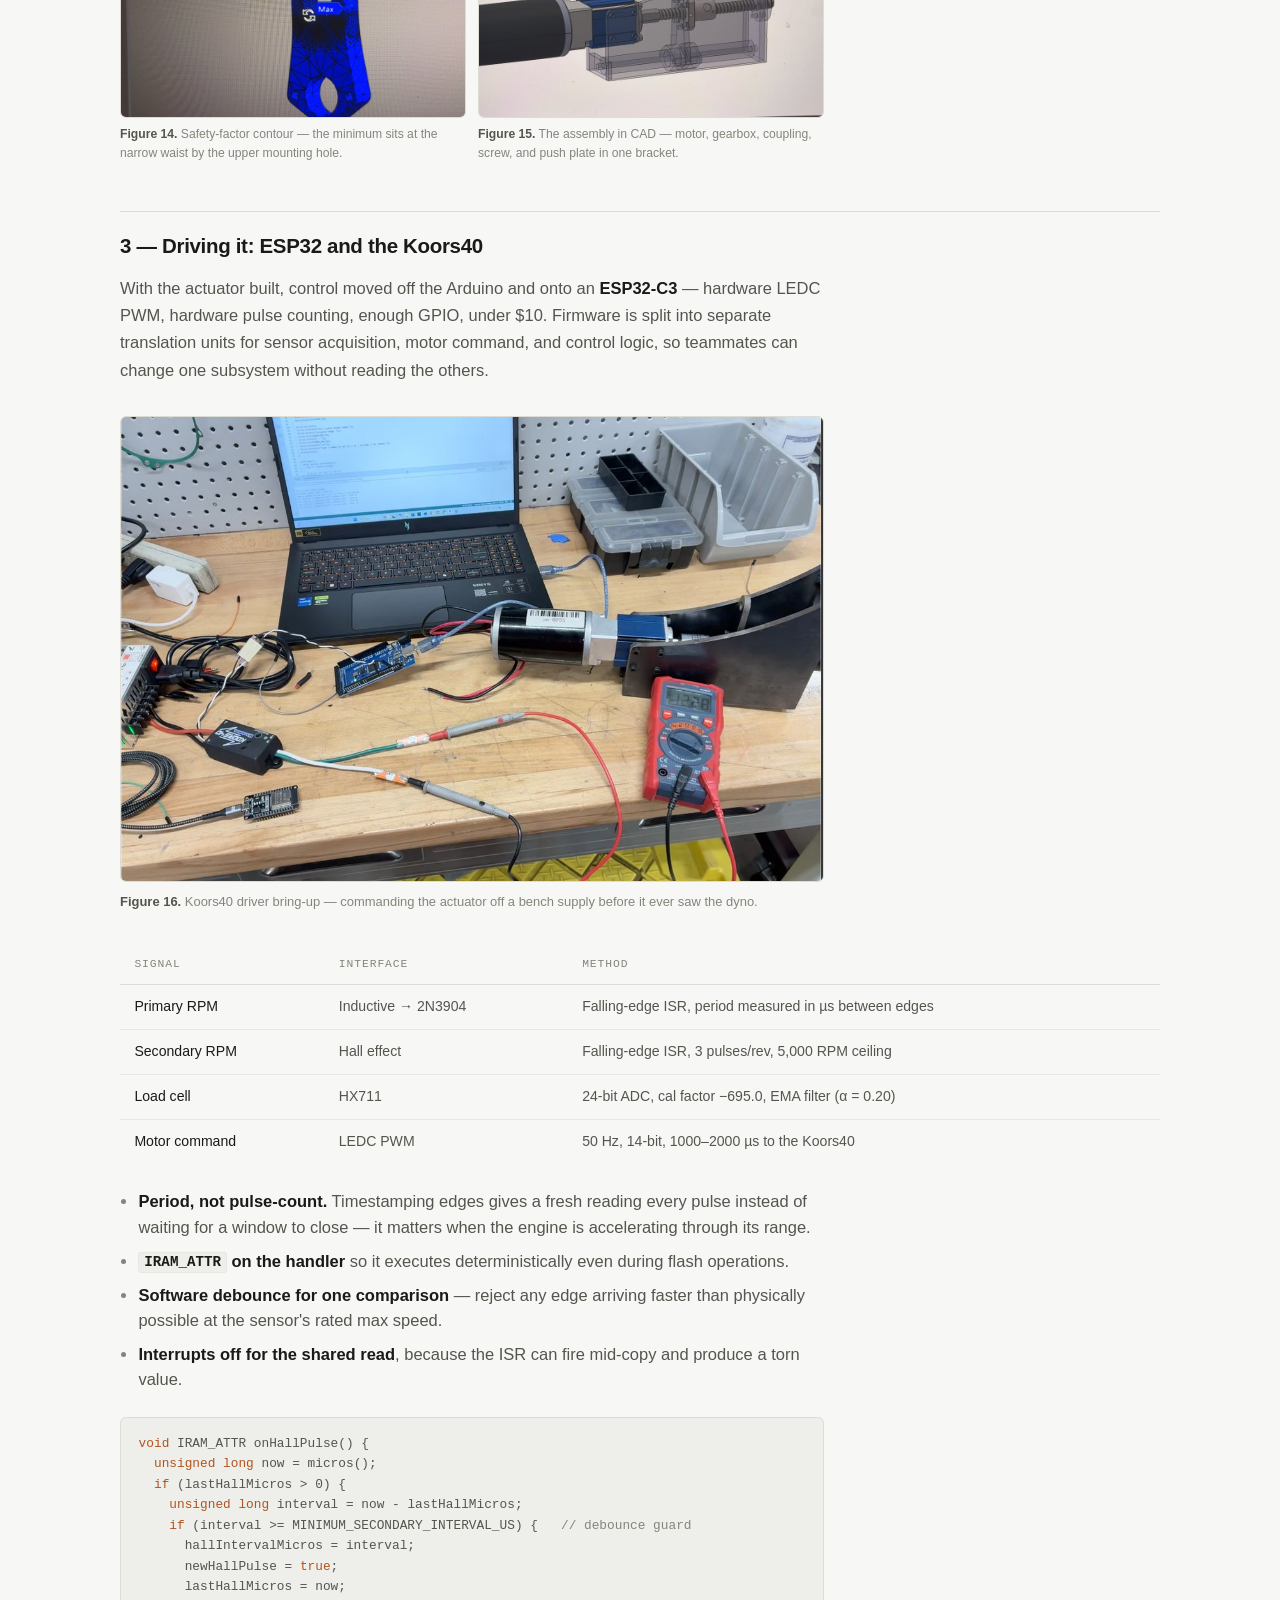
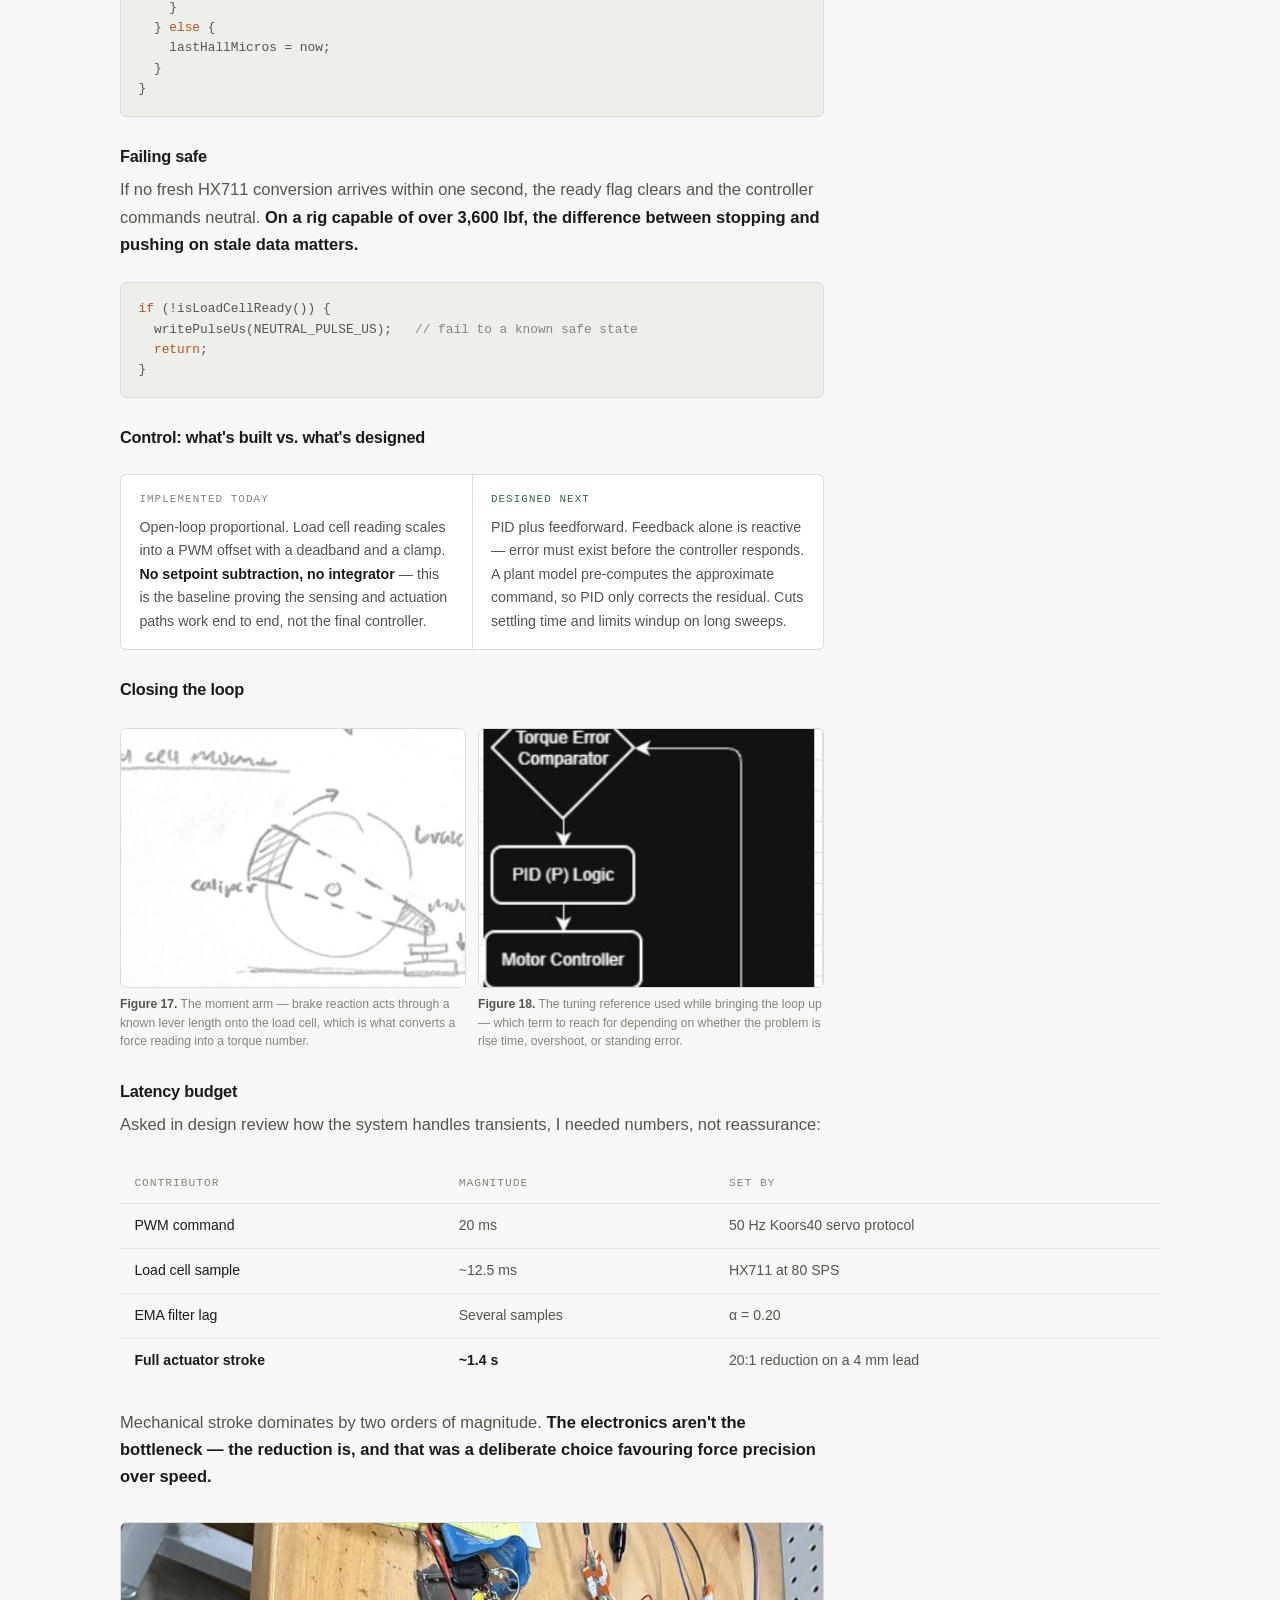
<file: projects/baja-daq.html>
<!DOCTYPE html>
<html lang="en">
<head>
<meta charset="utf-8">
<meta name="viewport" content="width=device-width, initial-scale=1">
<title>Vehicle DAQ &amp; Dynamometer Control — Angelo Reyes</title>
<meta name="description" content="Instrumenting an engine dynamometer and designing its brake actuator for Texas A&amp;M Baja SAE 2027 — sensor bring-up, trade studies, FEA, and a distributed CAN node.">
<link rel="icon" href="data:image/svg+xml,<svg xmlns='http://www.w3.org/2000/svg' viewBox='0 0 100 100'><text y='.9em' font-size='90'>⚡</text></svg>">
<link rel="stylesheet" href="../assets/css/site.css?v=8">
<script src="../assets/js/site.js?v=8"></script>
</head>
<body>

<header class="topbar">
  <div class="topbar__in">
    <a class="topbar__name" href="../index.html"><b>ANGELO REYES</b> <span>/ EE</span></a>
    <nav>
      <a href="../index.html#work">Work</a>
      <a href="scata-arm.html">SCATA</a>
      <a href="rear-can-node.html">Rear Node</a>
      <a class="opt" href="orp-sensor.html">ORP</a>
      <a class="opt" href="pixel-generation.html">Pixel</a>
      <a class="resume" href="../assets/Angelo_Reyes_Resume.pdf" download>Résumé</a>
      <button class="themebtn" data-theme-toggle type="button">auto</button>
    </nav>
  </div>
</header>

<main>

<div class="arthead">
  <div class="wrap">
    <a class="crumb" href="../index.html#work">← All work</a>
    <h1>Vehicle DAQ &amp;<br>Dynamometer Control</h1>
    <p class="sub">
      Texas A&amp;M Baja SAE races a single-seat off-road car against ~100 university teams.
      The Controls subteam owns every sensor, wire, and line of firmware on it — and the test
      equipment that validates the powertrain before it reaches the track.
    </p>
    <div class="tags">
      <span>STM32G431</span><span>FDCAN</span><span>KiCad</span><span>ESP32-C3</span>
      <span>C++</span><span>PID</span><span>ANSYS</span>
    </div>
    <div class="linkrow" style="margin-top:1.25rem">
      <a href="https://github.com/ANGELOREYES-afk/formula_sae_embedded">formula_sae_embedded ↗</a>
      <a href="https://github.com/ANGELOREYES-afk/step_petal_baja">step_petal_baja ↗</a>
    </div>
  </div>
</div>

<article class="article">
  <div class="wrap">

    <dl class="glance">
      <div><dt>Role</dt><dd>Controls &amp; Data Acquisition Engineer · Mar 2026 – present</dd></div>
      <div><dt>Owned</dt><dd>Dyno instrumentation, the <b>brake actuator</b>, and the <b>rear CAN node PCB</b></dd></div>
      <div><dt>Arc</dt><dd>Arduino sensor bring-up → actuator design and manufacture → ESP32 + Koors40 closed loop</dd></div>
      <div><dt>Headline</dt><dd><b>3,674 lbf</b> commandable at continuous current — 3.7× the 1,000 lbf operational target</dd></div>
      <div><dt>Status</dt><dd>Actuator built and driven · rear node schematic through ERC · next: layout, fab, closed-loop PID</dd></div>
    </dl>

    <div class="stats">
      <div class="stat"><b>16,342 N</b><span>Force at 40 A</span></div>
      <div class="stat"><b>3.7×</b><span>Margin vs. target</span></div>
      <a class="stat" href="#network"><b>14</b><span>Sensors in scope →</span></a>
      <div class="stat"><b>5</b><span>Trade studies</span></div>
    </div>

    <figure id="network">
      <img src="../assets/img/daq-can-architecture.jpg" alt="Two side-by-side block diagrams of the vehicle DAQ network. Both show a front CAN node with corner shock potentiometers and a pedal box, a central CAN node carrying the primary DAQ with MCU, ADC channels, SD logging, GPS and a nine-axis IMU, and a rear CAN node with corner sensors and powertrain instrumentation. The critical scope on the left is the minimum viable sensor set; the expanded scope on the right adds wheel RPM at every corner, belt temperature, a native USB service interface, and a LoRA telemetry link.">
      <figcaption>
        <b>Figure 1.</b> The network the 14 sensors live on — three CAN nodes around a central
        DAQ. <b>Left, critical scope:</b> the minimum set that has to work. <b>Right, expanded
        scope:</b> wheel RPM at every corner, belt temperature, a USB service interface, and a
        LoRA downlink. Splitting the two is what made the scope conversation concrete — the
        left-hand diagram is a commitment, the right-hand one is a wish list until each sensor
        has someone who will consume its data.
      </figcaption>
    </figure>

    <!-- ============ 1 ============ -->
    <h2>1 — Instrumenting the dyno</h2>

    <p>
      Before anything could be actuated, the dyno had to be able to <em>measure</em>. That
      started on an Arduino Mega with three sensors and an oscilloscope, working one channel at
      a time to establish which of them actually behaved as advertised.
    </p>

    <figure>
      <img src="../assets/img/dyno-hall-pickup.jpg" alt="Hall effect sensor brackets mounted on the dynamometer shaft, with signal wiring running back through lever-nut connectors to the DAQ.">
      <figcaption><b>Figure 2.</b> Hall pickups mounted to the dyno shaft. The bracket has to hold the sensor inside its sensing gap while the shaft runs — mounting was as much of the problem as sensing.</figcaption>
    </figure>

    <figure>
      <img src="../assets/img/dyno-daq-bench.jpg" alt="Dynamometer sensor bench: Arduino board, bench power supply, and wiring harness laid out on a work table beside the flywheel and engine.">
      <figcaption><b>Figure 3.</b> The Arduino-stage bench — perfboard front ends and a bench supply, with the flywheel and engine in frame. Everything here exists to answer one question per sensor: does the signal survive the trip to the pin?</figcaption>
    </figure>

    <h3>What kind of signal each sensor actually sends</h3>

    <p>
      This is the distinction that decides the whole front end. Both RPM channels are
      <strong>open-collector</strong> — they sink current but never source it. What separates
      them is <strong>voltage domain</strong>: one is referenced to 5 V and can be pulled
      straight to 3.3 V logic, the other is referenced to <strong>12 V</strong> and needs level
      translation before it can touch the MCU at all.
    </p>

    <div class="tablewrap">
      <table>
        <thead><tr><th>Channel</th><th>Part</th><th>Signal out of the sensor</th><th>Conditioning</th><th>Into the MCU as</th></tr></thead>
        <tbody>
          <tr>
            <td>Primary RPM</td><td>Inductive spark pickup (AimTech), 12 V</td>
            <td><strong>Digital, open-collector</strong> — but referenced to <strong>12 V</strong>. It sinks, never sources, and its logic-high sits far above a 3.3 V input's maximum. One pulse per ignition event.</td>
            <td>2N3904 level translation (bench); divider + Schottky + TVS on the current board revision</td>
            <td><span class="yes">Digital edge</span> → timer input capture</td>
          </tr>
          <tr>
            <td>Secondary RPM</td><td>Hall effect GS100502, 5 V</td>
            <td><strong>Digital.</strong> Open-collector square wave, 3 pulses/rev. Already a clean two-state signal — it just cannot source current.</td>
            <td>4.7 kΩ pull-up + TVS</td>
            <td><span class="yes">Digital edge</span> → timer input capture</td>
          </tr>
          <tr>
            <td>Reaction torque</td><td>Load cell 1000 kg + HX711</td>
            <td><strong>Analog differential.</strong> A Wheatstone bridge output in mV/V — millivolts riding on a common-mode offset.</td>
            <td>HX711 24-bit sigma-delta ADC does the conversion off-board</td>
            <td><span class="yes">Digital serial</span> → bit-banged clock/data</td>
          </tr>
          <tr>
            <td>Shock travel</td><td>Linear potentiometer</td>
            <td><strong>Analog ratiometric.</strong> A voltage divider driven by the supply, so the reading tracks the rail.</td>
            <td>RC filter; FMAC on the STM32</td>
            <td><span class="no">Analog</span> → ADC channel</td>
          </tr>
          <tr>
            <td>Motor command</td><td>Koors40 driver</td>
            <td>—</td>
            <td>—</td>
            <td><span class="yes">Digital out</span> → 50 Hz PWM, 1000–2000 µs pulse width</td>
          </tr>
          <tr>
            <td>Vehicle bus</td><td>TJA1051T/3 transceiver</td>
            <td>—</td>
            <td>—</td>
            <td><span class="yes">Differential digital</span> → FDCAN</td>
          </tr>
        </tbody>
      </table>
    </div>

    <div class="callout">
      <h4>Why the analog/digital split is the whole design</h4>
      <p>
        Both RPM channels are open-collector, so neither can pull its own line high — a
        pull-up is doing that job in both cases. The Hall sensor's output is pulled to 3.3 V,
        so it connects directly. The inductive pickup's is referenced to <strong>12 V</strong>,
        which is roughly four times the MCU's absolute maximum, so it cannot connect directly
        no matter how clean the signal is.
      </p>
      <p>
        The load cell is the third case: analog, but so small that conditioning it on the MCU's
        own ADC would bury it in noise. Moving the conversion out to the HX711 turns it into a
        digital problem before it ever reaches the board.
      </p>
    </div>


    <div class="callout plain">
      <h4>Aside — the same sensor, on the car</h4>
      <p>
        <strong>This one is not the dyno.</strong> It is the hall effect mount for
        <strong>DAQ harnessing on the 2026 car</strong> — the gearbox-shaft bracket, not the
        test stand. It sits here because it is the other half of the same problem: the sensor
        is identical, and only the mount changes between the bench and the vehicle.
      </p>
      <p>
        That is deliberate. The subteam's plan is for the '27 DAQ to be modular enough that
        moving between the two cars means <strong>swapping sensor mounts, not redesigning the
        acquisition chain</strong> — which is what makes it possible to collect baseline data
        off the '26 car and still show quantifiable improvement at competition.
      </p>
    </div>

    <figure>
      <img src="../assets/img/daq-hall-mount-26.jpg" alt="CAD render of a hall effect sensor bracket that clamps around a gearbox shaft housing, with a sensor pocket and mounting holes.">
      <figcaption>
        <b>Figure 4.</b> Hall effect mount for the gearbox shaft — <b>2026 car DAQ harness</b>,
        not the dynamometer. The pocket holds the sensor inside its sensing gap while the clamp
        takes the load off the sensor body.
      </figcaption>
    </figure>

    <h3>The inductive pickup — where the scope earned its keep</h3>

    <p>
      The inductive pickup clamps onto the ignition lead and gives one open-collector pulse per
      spark, referenced to its 12 V supply — well past any logic input's absolute maximum. I
      treated it as a level problem and designed a deliberately high-impedance divider, 147 kΩ
      total drawing only 82 µA, on the assumption that a light load would leave the signal
      intact.
    </p>

    <div class="callout">
      <h4>The most instructive failure of the project</h4>
      <p>
        On the scope the logic-high sagged to <strong>2.4 V</strong> — below threshold. The
        real problem was <strong>topology, not resistor values</strong>: an open-collector
        output has nothing of its own to pull the line high, so a divider to ground is the wrong
        circuit for it no matter how high the impedance. A divider attenuates a signal that is
        being driven. This one wasn't.
      </p>
    </div>

    <div class="ba">
      <div class="b1">
        <h5>Original — attenuate the signal</h5>
        <p>100k / 47k divider with Schottky clamps. Assumes the sensor drives its output high. An open-collector stage never does — it only pulls down.</p>
      </div>
      <div class="b2">
        <h5>Rebuild — regenerate the signal</h5>
        <p>2N3904 as a level translator. The sensor's 12 V open-collector output drives the base through 10 kΩ, and the transistor pulls a 3.3 V-pulled-up MCU pin low. The 12 V domain never touches the MCU.</p>
      </div>
    </div>

<figure>
      <img src="../assets/img/dyno-bench-wiring.jpg" alt="Hand-drawn bench wiring diagram: a 12 V supply feeding two hall effect sensors with 4.7k pull-up resistors to the Arduino's 5 V rail, and an inductive sensor driving an NPN transistor base through a 10k resistor with the collector pulled up to 5 V.">
      <figcaption>
        <b>Figure 5.</b> The bench wiring as actually built. Both hall sensors run off the 12 V
        supply with <b>4.7 kΩ pull-ups to the Arduino's 5 V rail</b>; the inductive sensor drives
        the NPN base through <b>10 kΩ</b>, with the collector pulled up to 5 V and the emitter to
        a shared ground. Everything returns to one ground — which is what makes the levels mean
        anything.
      </figcaption>
    </figure>

    <figure>
      <img src="../assets/img/dyno-npn-rebuild.jpg" alt="A small perfboard carrying a 2N3904 transistor and two resistors, wired into a breadboard beside a microcontroller, with one lead labelled PRIMARY in marker on blue tape.">
      <figcaption>
        <b>Figure 6.</b> The rebuilt front end on perfboard — transistor, base resistor, and
        pull-up, with the primary inductive lead taped and labelled. Small enough to be wrong
        cheaply, which is the point of building it here rather than on the PCB.
      </figcaption>
    </figure>

    <ul class="tight">
      <li><strong>The transistor inverts the signal</strong>, so timer capture triggers on the rising edge — the sensor <em>releasing</em>, not firing.</li>
      <li><strong>The Hall channel is the same output type with an easier voltage domain.</strong> Also open-collector, also needs a pull-up — but its supply is 5 V and the pull-up goes to logic level directly (5 V on the Arduino bench, 3.3 V on the STM32 node), so no translation stage is needed.</li>
      <li><strong>4.7 kΩ balances two failure modes.</strong> Larger, and the RC with parasitic capacitance rounds edges at 250 Hz; smaller, and the sensor sinks too much. At 4.7 kΩ: 0.7 mA sink, adequate edge rate.</li>
      <li><strong>The generalisable lesson:</strong> read the output <em>topology</em> before picking a conditioning circuit. Open-collector, push-pull and passive outputs fail in completely different ways, and a divider only makes sense for one of them.</li>
    </ul>

    <h3>Where it ended up</h3>

    <figure>
      <img src="../assets/img/dyno-sensor-stack.jpg" alt="The dynamometer sensor set laid out together: hall effect pickups, a load cell, and the inductive sensor with their wiring.">
      <figcaption>
        <b>Figure 7.</b> The current sensor set — hall pickups, load cell, and the reworked
        inductive channel, wired together as one harness rather than three separate bring-ups.
        This is where the channels above ended up after the front ends were settled.
      </figcaption>
    </figure>

    <!-- ============ 2 ============ -->
    <h2>2 — Designing the actuator</h2>

    <p>
      With sensing proven, the dyno needed a way to <em>apply</em> load. A dynamometer measures
      engine torque by loading a spinning flywheel and reading the reaction force, so I owned
      the actuator: <strong>compress a hydraulic master cylinder with force that is
      commandable</strong> — a specific value on demand, repeatable across runs, adjustable
      under closed-loop control. That last requirement eliminated most of the obvious solutions.
    </p>

    <figure>
      <img src="../assets/img/act-trade-study.jpg" alt="Trade study slide comparing four candidate actuation architectures for the dynamometer brake.">
      <figcaption><b>Figure 8.</b> The trade study as presented to the subteam.</figcaption>
    </figure>

    <div class="tablewrap">
      <table>
        <thead><tr><th>Architecture</th><th>Verdict</th><th>Reason</th></tr></thead>
        <tbody>
          <tr><td>Mechanical lever arm</td><td><span class="no">Rejected</span></td><td>Mechanical advantage varies with arm position → non-linear plant → one set of PID gains can't be right across the stroke</td></tr>
          <tr><td><strong>Slab ball screw</strong></td><td><span class="yes">Selected</span></td><td>Constant force at every stroke position; inherently low-backlash from the preloaded nut</td></tr>
          <tr><td>Slab gear drive</td><td><span class="no">Rejected</span></td><td>Same kinematics but adds backlash, which directly degrades position accuracy in a loop</td></tr>
          <tr><td>Hydraulic solenoid</td><td><span class="no">Rejected</span></td><td>New pump, accumulator, valve; replaces load cell feedback with a pressure transducer; leaks in a student shop</td></tr>
        </tbody>
      </table>
    </div>

    <div class="callout">
      <h4>The deciding argument</h4>
      <p>
        The lever arm was our instinct — mechanical advantage is the intuitive way to multiply
        force. What reversed it: <strong>geometry-dependent mechanical advantage is a control
        problem, not a mechanical one.</strong> Linear actuation removes the variable entirely,
        and the modest efficiency loss buys a plant that behaves the same everywhere.
      </p>
    </div>

    <h3>The transmission chain</h3>

    <figure>
      <img src="../assets/img/act-pipeline.jpg" alt="Block diagram: CIM motor into planetary gearbox, flexible coupling, ball screw, push plate, with the governing equation at each stage.">
      <figcaption><b>Figure 9.</b> Motor torque → gear reduction → ball screw thrust → hydraulic pressure, with the governing relation at each transition.</figcaption>
    </figure>

    <h3>Sizing it</h3>

    <figure>
      <img src="../assets/img/act-core-eq.jpg" alt="Typeset core equation: piston force equals motor torque times gear ratio times gearbox efficiency times two pi screw efficiency over lead, evaluated with a 4 mm lead to a multiplier of 1201.7.">
      <figcaption><b>Figure 10.</b> The core equation with the corrected 4 mm lead, giving a multiplier of 1201.7 N per N·m.</figcaption>
    </figure>

    <figure>
      <img src="../assets/img/act-force-tables.jpg" alt="Typeset tables: required force at the master cylinder for 300 to 1500 psi, and available force at 40 A for gear ratios 5:1 through 50:1, with 20:1 giving 16342 N or 3674 lbf.">
      <figcaption>
        <b>Figure 11.</b> Required force at the master cylinder against what the transmission
        delivers. The 1,500 PSI row — <b>2,047 N</b> — is the requirement every ratio has to clear.
      </figcaption>
    </figure>

    <ul class="tight">
      <li><strong>The requirement comes from the master cylinder, not the motor.</strong> A Wilwood 5/8" bore gives A = 1.979 × 10⁻⁴ m², so 1,500 PSI at the piston — near-max braking — needs 2,047 N. Every ratio clears it; the question was which clears it with the right margin.</li>
      <li><strong>Sized to the controller, not the motor.</strong> The CIM stalls at 133 A but the Koors40 sustains 40 A. Designing to stall torque means designing for an operating point the electronics can't hold and the motor can't survive thermally.</li>
      <li><strong>20:1 gives 3,674 lbf</strong> against a 1,000 lbf operational target and a 5,000 lbf ball-screw axial rating — enough headroom to absorb the friction and stiction hand calcs understate, without running the screw near its limit.</li>
      <li><strong>It costs speed.</strong> 265.5 RPM at the screw → 17.7 mm/s, so a 25 mm stroke takes ~1.4 s. Fine for steady-state RPM sweeps; the trade was evaluated up front, not discovered later.</li>
    </ul>

    <figure>
      <img src="../assets/img/act-speed.jpg" alt="Typeset speed derivation: 265.5 rpm over 60 times 4 mm gives 17.7 mm per second, so a 25 mm stroke takes 1.41 seconds.">
      <figcaption><b>Figure 12.</b> The speed the reduction costs, worked from the same 4 mm lead.</figcaption>
    </figure>

    <div class="callout plain">
      <h4>A correction worth recording</h4>
      <p>
        These figures were originally computed with a 5 mm lead. The screw is an
        <strong>SFU1204 — 4 mm lead</strong>. Because <em>L</em> sits in the denominator, a 20%
        shorter lead raises every force by exactly <strong>25%</strong> and drops linear speed
        by exactly <strong>20%</strong>. Nothing else in the chain moves, which is what makes
        the error easy to miss and easy to fix: one number propagates cleanly through
        everything downstream.
      </p>
    </div>

    <h3>Structure and manufacture</h3>

    <figure>
      <img src="../assets/img/act-architecture.jpg" alt="Architecture summary slide beside an ANSYS static structural safety factor plot of the push slab, showing a minimum of 1.0229.">
      <figcaption><b>Figure 13.</b> Architecture summary and the ANSYS safety-factor result on the push slab.</figcaption>
    </figure>

    <div class="callout plain">
      <h4>Minimum FOS 1.023 — not a passing result</h4>
      <p>
        6061-T6, 1,000 lbf at the piston face, ANSYS Static Structural. FOS 1.02 means the part
        sits at the edge of yield with no allowance for manufacturing variation or dynamic
        overshoot. The <em>value</em> was in locating it: a stress concentration at a narrow
        waist, not general material inadequacy — so thickening that waist costs almost no mass.
        Target for the revision is 1.25, matching the Chassis standard.
      </p>
      <p>
        The analysis is static only. It misses inertial loading on direction reversal and shock
        at the hard stop. I flagged that in design review rather than presenting it as complete.
      </p>
    </div>

    <div class="gallery">
      <figure>
        <img src="../assets/img/act-slab-fea.jpg" alt="ANSYS static structural safety factor contour plot of the push slab.">
        <figcaption><b>Figure 14.</b> Safety-factor contour — the minimum sits at the narrow waist by the upper mounting hole.</figcaption>
      </figure>
      <figure>
        <img src="../assets/img/act-cad.jpg" alt="CAD assembly of the actuator: motor, planetary gearbox, coupling, ball screw and push plate in their bracket.">
        <figcaption><b>Figure 15.</b> The assembly in CAD — motor, gearbox, coupling, screw, and push plate in one bracket.</figcaption>
      </figure>
    </div>

    <!-- ============ 3 ============ -->
    <h2>3 — Driving it: ESP32 and the Koors40</h2>

    <p>
      With the actuator built, control moved off the Arduino and onto an <strong>ESP32-C3</strong>
      — hardware LEDC PWM, hardware pulse counting, enough GPIO, under $10. Firmware is split
      into separate translation units for sensor acquisition, motor command, and control logic,
      so teammates can change one subsystem without reading the others.
    </p>

    <figure>
      <img src="../assets/img/act-koors-testing.jpg" alt="The actuator on a bench connected to a Koors40 motor controller and a bench power supply during driver testing.">
      <figcaption><b>Figure 16.</b> Koors40 driver bring-up — commanding the actuator off a bench supply before it ever saw the dyno.</figcaption>
    </figure>

    <div class="tablewrap">
      <table>
        <thead><tr><th>Signal</th><th>Interface</th><th>Method</th></tr></thead>
        <tbody>
          <tr><td>Primary RPM</td><td>Inductive → 2N3904</td><td>Falling-edge ISR, period measured in µs between edges</td></tr>
          <tr><td>Secondary RPM</td><td>Hall effect</td><td>Falling-edge ISR, 3 pulses/rev, 5,000 RPM ceiling</td></tr>
          <tr><td>Load cell</td><td>HX711</td><td>24-bit ADC, cal factor −695.0, EMA filter (α = 0.20)</td></tr>
          <tr><td>Motor command</td><td>LEDC PWM</td><td>50 Hz, 14-bit, 1000–2000 µs to the Koors40</td></tr>
        </tbody>
      </table>
    </div>

    <ul class="tight">
      <li><strong>Period, not pulse-count.</strong> Timestamping edges gives a fresh reading every pulse instead of waiting for a window to close — it matters when the engine is accelerating through its range.</li>
      <li><strong><code>IRAM_ATTR</code> on the handler</strong> so it executes deterministically even during flash operations.</li>
      <li><strong>Software debounce for one comparison</strong> — reject any edge arriving faster than physically possible at the sensor's rated max speed.</li>
      <li><strong>Interrupts off for the shared read</strong>, because the ISR can fire mid-copy and produce a torn value.</li>
    </ul>

<pre><span class="k">void</span> IRAM_ATTR onHallPulse() {
  <span class="k">unsigned long</span> now = micros();
  <span class="k">if</span> (lastHallMicros &gt; 0) {
    <span class="k">unsigned long</span> interval = now - lastHallMicros;
    <span class="k">if</span> (interval &gt;= MINIMUM_SECONDARY_INTERVAL_US) {   <span class="c">// debounce guard</span>
      hallIntervalMicros = interval;
      newHallPulse = <span class="k">true</span>;
      lastHallMicros = now;
    }
  } <span class="k">else</span> {
    lastHallMicros = now;
  }
}</pre>

    <h3>Failing safe</h3>
    <p>
      If no fresh HX711 conversion arrives within one second, the ready flag clears and the
      controller commands neutral. <strong>On a rig capable of over 3,600 lbf, the difference
      between stopping and pushing on stale data matters.</strong>
    </p>

<pre><span class="k">if</span> (!isLoadCellReady()) {
  writePulseUs(NEUTRAL_PULSE_US);   <span class="c">// fail to a known safe state</span>
  <span class="k">return</span>;
}</pre>

    <h3>Control: what's built vs. what's designed</h3>

    <div class="ba">
      <div class="b1">
        <h5>Implemented today</h5>
        <p>
          Open-loop proportional. Load cell reading scales into a PWM offset with a deadband and
          a clamp. <strong>No setpoint subtraction, no integrator</strong> — this is the baseline
          proving the sensing and actuation paths work end to end, not the final controller.
        </p>
      </div>
      <div class="b2">
        <h5>Designed next</h5>
        <p>
          PID plus feedforward. Feedback alone is reactive — error must exist before the
          controller responds. A plant model pre-computes the approximate command, so PID only
          corrects the residual. Cuts settling time and limits windup on long sweeps.
        </p>
      </div>
    </div>

    <h3>Closing the loop</h3>

    <div class="gallery">
      <figure>
        <img src="../assets/img/dyno-moment-arm.jpg" alt="Diagram of the moment arm carrying the load sensor, showing the brake reaction force acting through a known lever length onto the load cell.">
        <figcaption><b>Figure 17.</b> The moment arm — brake reaction acts through a known lever length onto the load cell, which is what converts a force reading into a torque number.</figcaption>
      </figure>
      <figure>
        <img src="../assets/img/dyno-pid-tuning.jpg" alt="PID tuning chart showing the effect of increasing proportional, integral and derivative gain on rise time, overshoot, settling time and steady-state error.">
        <figcaption><b>Figure 18.</b> The tuning reference used while bringing the loop up — which term to reach for depending on whether the problem is rise time, overshoot, or standing error.</figcaption>
      </figure>
    </div>

    <h3>Latency budget</h3>
    <p>Asked in design review how the system handles transients, I needed numbers, not reassurance:</p>

    <div class="tablewrap">
      <table>
        <thead><tr><th>Contributor</th><th>Magnitude</th><th>Set by</th></tr></thead>
        <tbody>
          <tr><td>PWM command</td><td>20 ms</td><td>50 Hz Koors40 servo protocol</td></tr>
          <tr><td>Load cell sample</td><td>~12.5 ms</td><td>HX711 at 80 SPS</td></tr>
          <tr><td>EMA filter lag</td><td>Several samples</td><td>α = 0.20</td></tr>
          <tr><td><strong>Full actuator stroke</strong></td><td><strong>~1.4 s</strong></td><td>20:1 reduction on a 4 mm lead</td></tr>
        </tbody>
      </table>
    </div>

    <p>
      Mechanical stroke dominates by two orders of magnitude. <strong>The electronics aren't the
      bottleneck — the reduction is, and that was a deliberate choice favouring force precision
      over speed.</strong>
    </p>

    <figure>
      <img src="../assets/img/act-final-setup.jpg" alt="The completed actuator assembly on a workbench: CIM motor, planetary gearbox, flexible coupling and ball screw in a machined bracket, wired to the Koors40 driver and a bench power supply.">
      <figcaption>
        <b>Figure 19.</b> The assembled actuator driven off the bench — CIM motor, planetary
        gearbox, coupling, and ball screw in the bracket, with the Koors40 and supply alongside.
      </figcaption>
    </figure>

    <!-- ============ 4 ============ -->
    <h2>4 — From bench to vehicle: the rear CAN node</h2>

    <p>
      Everything above lives on a test stand. The car itself runs a distributed CAN network with
      front, rear, and central nodes; the rear node acquires powertrain and rear-suspension data
      and publishes it to the bus — engine RPM, CVT secondary RPM, and two rear shock pots.
    </p>

    <div class="linkrow" style="margin:1.5rem 0 2rem">
      <a class="primary" href="rear-can-node.html">Full board write-up: schematic, protection, layout →</a>
    </div>

    <figure>
      <img src="../assets/img/rn-layout.jpg" alt="Routed PCB layout of the rear CAN node with all copper layers visible.">
      <figcaption><b>Figure 20.</b> The routed rear node. <a href="rear-can-node.html">The subsection page</a> covers the front ends, TVS protection, and layout in full.</figcaption>
    </figure>

    <ul class="tight">
      <li><strong>STM32G431RBTx</strong> for native FDCAN, hardware timer capture that removes the ISR jitter the ESP32 approach carries, and an FMAC accelerator to offload shock-pot filtering.</li>
      <li><strong>Everything external gets clamped</strong> — TVS on every rail, on both RPM inputs, and across the CAN pair. A bench is forgiving; a chassis is not.</li>
      <li><strong>Termination on a jumper</strong>, because which node sits at the physical end of the bus changes with how the car is wired.</li>
    </ul>

    <!-- ============ 5 ============ -->
    <h2>5 — Systems integration</h2>

    <p>
      Interim Design Review criticised the subteam for specifying sensors without confirming
      anyone would consume the data. Rather than defend the scope, I re-sorted the list with
      Powertrain directly:
    </p>

    <div class="tablewrap">
      <table>
        <thead><tr><th>Sensor</th><th>Before</th><th>After</th><th>Why</th></tr></thead>
        <tbody>
          <tr><td>CVT belt temp</td><td>Critical</td><td>Expendable</td><td>Doesn't inform driving or tuning decisions</td></tr>
          <tr><td>Gearbox casing temp</td><td>Not planned</td><td>Conditional</td><td>An IR gun gives deltas without a permanent sensor</td></tr>
          <tr><td>Sheave position</td><td>Not planned</td><td><span class="yes">Added</span></td><td>Genuine measurement gap for validating CVT behaviour</td></tr>
          <tr><td>Throttle position</td><td>Critical</td><td>Under review</td><td>Possibly redundant with existing measurements</td></tr>
        </tbody>
      </table>
    </div>

    <p>
      <strong>Removing a sensor I had already justified is not a loss.</strong> Instrumentation
      nobody consumes costs mass, harness complexity, failure modes, and hours.
    </p>

    <h3>CVT slip — a methodology contribution</h3>
    <p>
      Primary and secondary RPM give a calculated CVT ratio, but that silently assumes the belt
      isn't slipping. Adding a time-of-flight sensor on the sheave gap gives an independent
      measurement of where the belt actually sits:
    </p>

    <div class="eq">
      Slip = (RPM<sub>primary</sub> / RPM<sub>secondary</sub>) − Ratio<sub>expected</sub>(sheave position)
      <small>Two independent paths to one quantity — their disagreement <em>is</em> the measurement.</small>
    </div>

    <p>
      Gives Powertrain a slip map, CVT shift-curve validation, and secondary engagement RPM —
      three deliverables that didn't exist before. VL53L1X, I²C, 1 mm resolution, under $10,
      mounted identically on car and dyno so bench and track data stay comparable.
    </p>

    <!-- ============ takeaways ============ -->
    <h2>What I took from it</h2>

    <ul class="tight">
      <li><strong>Design to the real constraint, not the headline spec.</strong> The operating point is set by whichever component in the chain gives out first — here, the controller at 40 A, not the motor at 133 A.</li>
      <li><strong>A mechanical choice can be a control choice.</strong> The lever arm lost on transfer-function grounds. You only see that if you evaluate mechanical and control architecture together.</li>
      <li><strong>Trust measurement over analysis.</strong> The divider was calculated correctly and still failed on the scope. The right response was finding the unmodelled parameter, not defending the math.</li>
      <li><strong>One wrong constant propagates silently.</strong> A 5 mm lead where a 4 mm one belonged shifted every force in the chain by 25% — and nothing downstream looked obviously wrong, because the arithmetic was internally consistent.</li>
      <li><strong>Scope reduction is progress.</strong> Cutting justified sensors was correct once it was clear nobody would use the data.</li>
    </ul>

    <nav class="artnav">
      <a href="../index.html#work">← All work</a>
      <a href="scata-arm.html">SCATA Arm →</a>
    </nav>

  </div>
</article>

</main>

<footer>
  <div class="wrap in">
    <span>Angelo Reyes — Electrical Engineering, Texas A&amp;M University</span>
    <a href="../index.html">Home</a>
    <span class="sp">Controls / DAQ · Baja SAE 2027</span>
  </div>
</footer>

</body>
</html>
</file>
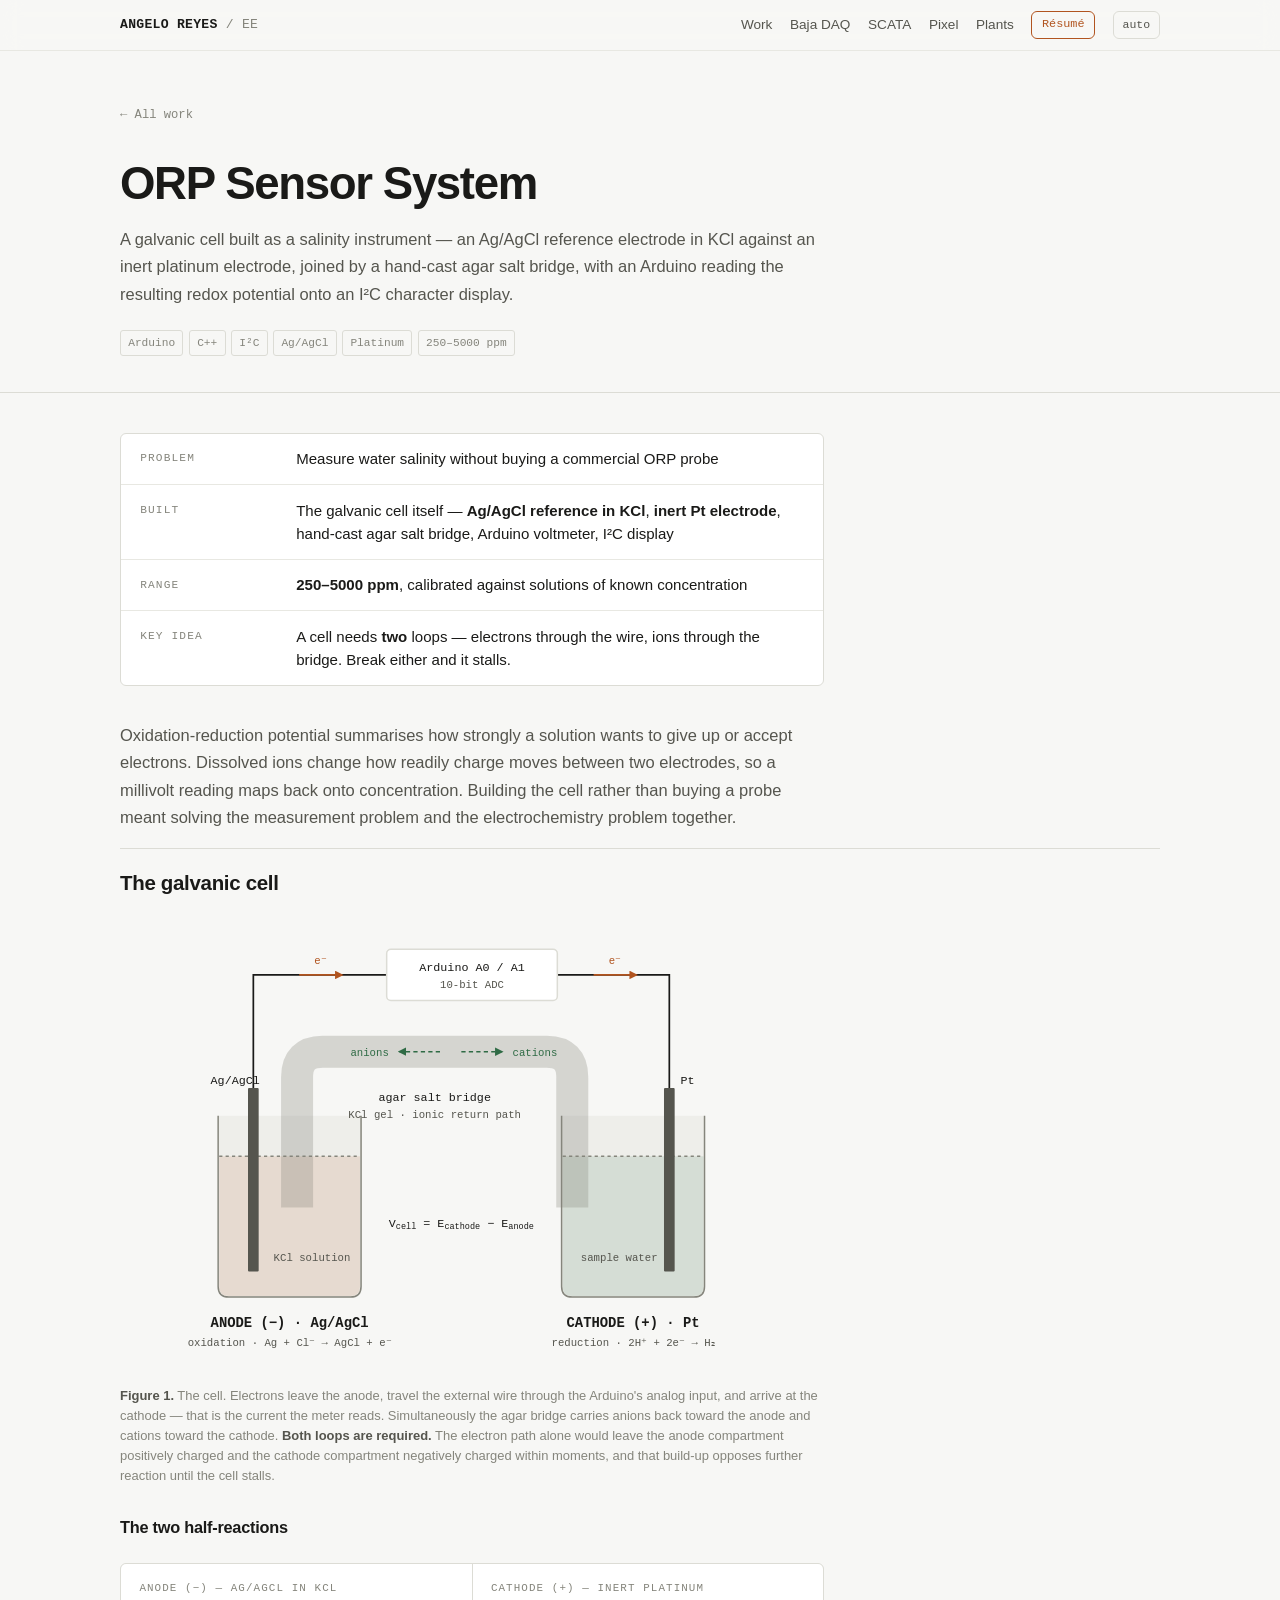
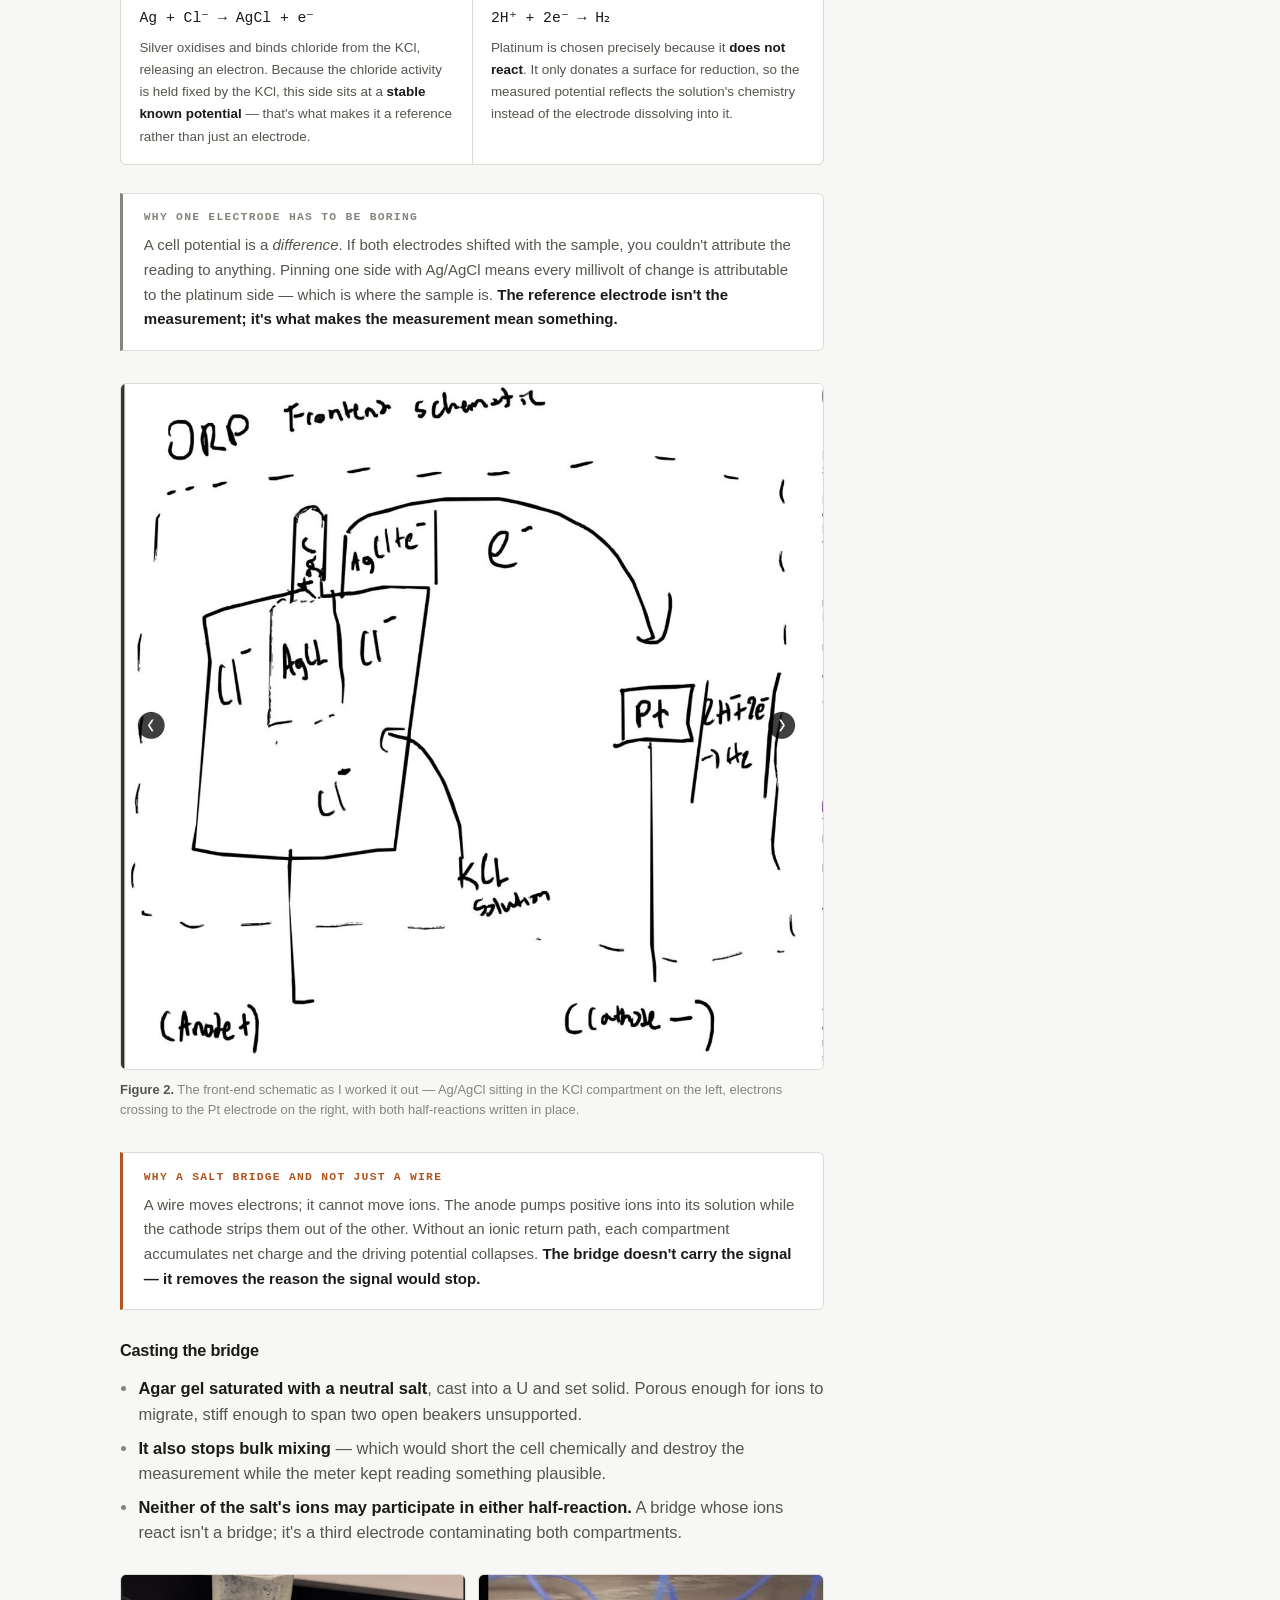
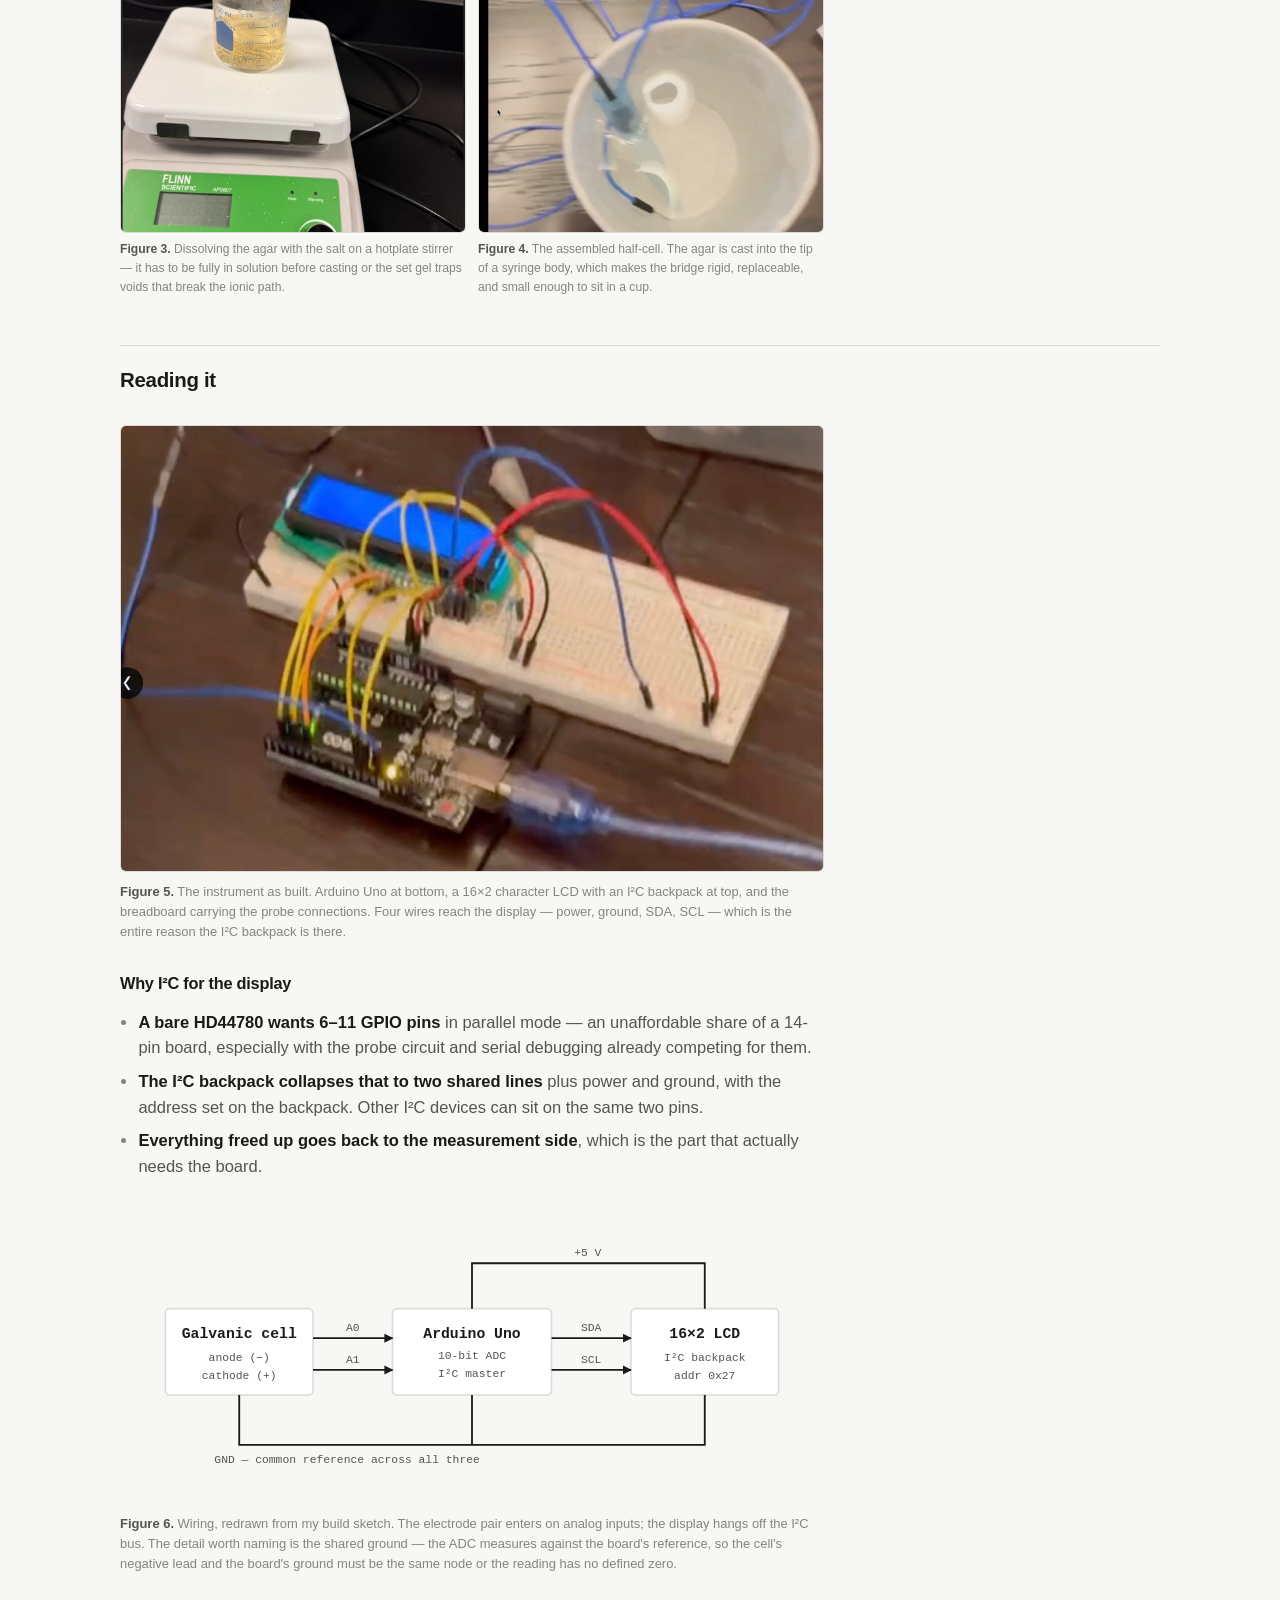
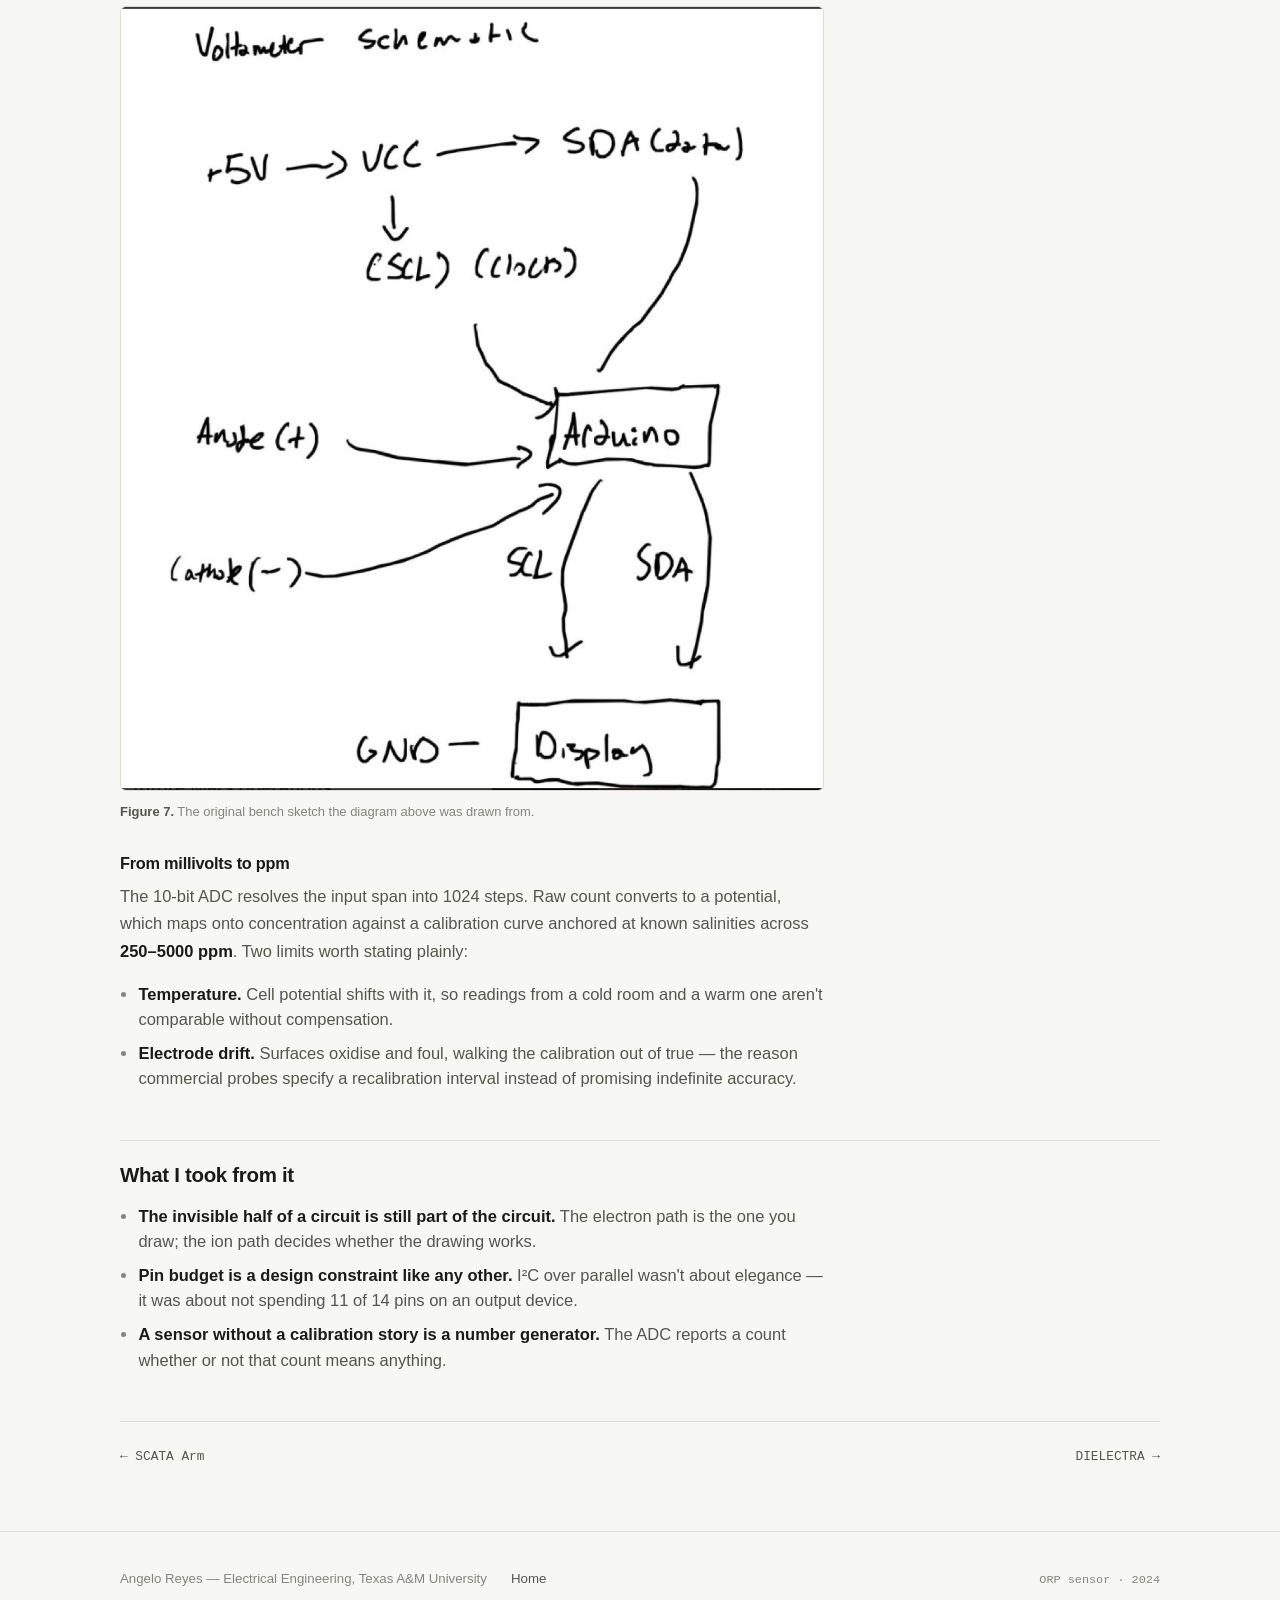
<file: projects/orp-sensor.html>
<!DOCTYPE html>
<html lang="en">
<head>
<meta charset="utf-8">
<meta name="viewport" content="width=device-width, initial-scale=1">
<title>ORP Sensor System — Angelo Reyes</title>
<meta name="description" content="A galvanic cell built as a salinity sensor — hand-cast agar salt bridge, Arduino differential voltmeter, and an I²C LCD reading redox potential from 250 to 5000 ppm.">
<link rel="icon" href="data:image/svg+xml,<svg xmlns='http://www.w3.org/2000/svg' viewBox='0 0 100 100'><text y='.9em' font-size='90'>⚡</text></svg>">
<link rel="stylesheet" href="../assets/css/site.css?v=8">
<script src="../assets/js/site.js?v=8"></script>
<style>
  .dgm { width: 100%; height: auto; }
  .dgm .glass   { fill: var(--bg-sunken); stroke: var(--ink-dim); stroke-width: 1.4; }
  .dgm .soln    { fill: var(--accent); opacity: .13; }
  .dgm .soln2   { fill: var(--ok); opacity: .13; }
  .dgm .metal   { fill: var(--ink-mid); }
  .dgm .bridgetube {
    fill: none; stroke: var(--ink-dim); stroke-width: 30;
    stroke-linejoin: round; opacity: .3;
  }
  .dgm .wire    { stroke: var(--ink); stroke-width: 1.6; fill: none; }
  .dgm .eflow   { stroke: var(--accent); stroke-width: 1.6; fill: none; }
  .dgm .iflow   { stroke: var(--ok); stroke-width: 1.6; fill: none; stroke-dasharray: 4 3; }
  .dgm .box     { fill: var(--bg-raised); stroke: var(--line); stroke-width: 1.4; }
  .dgm text     { font-family: var(--mono); font-size: 10px; fill: var(--ink-mid); }
  .dgm text.t   { font-size: 11px; fill: var(--ink); }
  .dgm text.e   { fill: var(--accent); }
  .dgm text.i   { fill: var(--ok); }
  .dgm text.big { font-size: 13px; fill: var(--ink); font-weight: 600; }
</style>
</head>
<body>

<header class="topbar">
  <div class="topbar__in">
    <a class="topbar__name" href="../index.html"><b>ANGELO REYES</b> <span>/ EE</span></a>
    <nav>
      <a href="../index.html#work">Work</a>
      <a href="baja-daq.html">Baja DAQ</a>
      <a class="opt" href="scata-arm.html">SCATA</a>
      <a class="opt" href="pixel-generation.html">Pixel</a>
      <a class="opt" href="plant-dielectra.html">Plants</a>
      <a class="resume" href="../assets/Angelo_Reyes_Resume.pdf" download>Résumé</a>
      <button class="themebtn" data-theme-toggle type="button">auto</button>
    </nav>
  </div>
</header>

<main>

<div class="arthead">
  <div class="wrap">
    <a class="crumb" href="../index.html#work">← All work</a>
    <h1>ORP Sensor System</h1>
    <p class="sub">
      A galvanic cell built as a salinity instrument — an Ag/AgCl reference electrode in KCl
      against an inert platinum electrode, joined by a hand-cast agar salt bridge, with an
      Arduino reading the resulting redox potential onto an I²C character display.
    </p>
    <div class="tags">
      <span>Arduino</span><span>C++</span><span>I²C</span><span>Ag/AgCl</span>
      <span>Platinum</span><span>250–5000 ppm</span>
    </div>
  </div>
</div>

<article class="article">
  <div class="wrap">

    <dl class="glance">
      <div><dt>Problem</dt><dd>Measure water salinity without buying a commercial ORP probe</dd></div>
      <div><dt>Built</dt><dd>The galvanic cell itself — <b>Ag/AgCl reference in KCl</b>, <b>inert Pt electrode</b>, hand-cast agar salt bridge, Arduino voltmeter, I²C display</dd></div>
      <div><dt>Range</dt><dd><b>250–5000 ppm</b>, calibrated against solutions of known concentration</dd></div>
      <div><dt>Key idea</dt><dd>A cell needs <b>two</b> loops — electrons through the wire, ions through the bridge. Break either and it stalls.</dd></div>
    </dl>

    <p>
      Oxidation-reduction potential summarises how strongly a solution wants to give up or
      accept electrons. Dissolved ions change how readily charge moves between two electrodes,
      so a millivolt reading maps back onto concentration. Building the cell rather than buying
      a probe meant solving the measurement problem and the electrochemistry problem together.
    </p>

    <!-- ===== the cell ===== -->
    <h2>The galvanic cell</h2>

    <figure>
      <svg class="dgm" viewBox="0 0 660 412" role="img" aria-labelledby="cellTitle cellDesc">
        <title id="cellTitle">Galvanic cell with agar salt bridge and Arduino voltmeter</title>
        <desc id="cellDesc">Two beakers of electrolyte, each holding a metal electrode. The anode oxidises and releases electrons, which travel through the external wire to the Arduino analog input and on to the cathode, where reduction occurs. An agar salt bridge arches between the two beakers, carrying anions toward the anode and cations toward the cathode to keep both half-cells electrically neutral. Without the bridge, charge builds up and current stops.</desc>

        <!-- ---- left beaker: ANODE ---- -->
        <path class="glass" d="M 92 176 L 92 336 Q 92 346 102 346 L 216 346 Q 226 346 226 336 L 226 176"/>
        <path class="soln"  d="M 93 214 L 93 336 Q 93 345 102 345 L 216 345 Q 225 345 225 336 L 225 214 Z"/>
        <line class="glass" x1="93" y1="214" x2="225" y2="214" stroke-dasharray="3 3"/>

        <!-- ---- right beaker: CATHODE ---- -->
        <path class="glass" d="M 414 176 L 414 336 Q 414 346 424 346 L 538 346 Q 548 346 548 336 L 548 176"/>
        <path class="soln2" d="M 415 214 L 415 336 Q 415 345 424 345 L 538 345 Q 547 345 547 336 L 547 214 Z"/>
        <line class="glass" x1="415" y1="214" x2="547" y2="214" stroke-dasharray="3 3"/>

        <!-- ---- salt bridge: one thick stroked tube, drawn over the beakers
                  so both legs are visibly submerged ---- -->
        <path class="bridgetube"
              d="M 166 262 L 166 140 Q 166 116 190 116 L 400 116 Q 424 116 424 140 L 424 262"/>

        <!-- ---- electrodes ---- -->
        <rect class="metal" x="120" y="150" width="10" height="172" rx="1"/>
        <rect class="metal" x="510" y="150" width="10" height="172" rx="1"/>
        <text class="t" x="108" y="146" text-anchor="middle">Ag/AgCl</text>
        <text class="t" x="532" y="146" text-anchor="middle">Pt</text>
        <text x="180" y="312" text-anchor="middle">KCl solution</text>
        <text x="468" y="312" text-anchor="middle">sample water</text>

        <!-- ---- external circuit ---- -->
        <path class="wire" d="M 125 150 L 125 44 L 250 44"/>
        <path class="wire" d="M 410 44 L 515 44 L 515 150"/>

        <rect class="box" x="250" y="20" width="160" height="48" rx="4"/>
        <text class="t" x="330" y="40" text-anchor="middle">Arduino A0 / A1</text>
        <text x="330" y="56" text-anchor="middle">10-bit ADC</text>

        <!-- electron flow -->
        <path class="eflow" d="M 168 44 L 208 44" marker-end="url(#are)"/>
        <path class="eflow" d="M 444 44 L 484 44" marker-end="url(#are)"/>
        <text class="e" x="188" y="34" text-anchor="middle">e⁻</text>
        <text class="e" x="464" y="34" text-anchor="middle">e⁻</text>

        <!-- ion flow, on the tube centreline -->
        <path class="iflow" d="M 300 116 L 262 116" marker-end="url(#ari)"/>
        <path class="iflow" d="M 320 116 L 358 116" marker-end="url(#ari)"/>
        <text class="i" x="252" y="120" text-anchor="end">anions</text>
        <text class="i" x="368" y="120">cations</text>

        <!-- centre labels, in the empty gap between beakers -->
        <text class="t" x="295" y="162" text-anchor="middle">agar salt bridge</text>
        <text x="295" y="178" text-anchor="middle">KCl gel · ionic return path</text>

        <text class="t" x="320" y="280" text-anchor="middle">V<tspan font-size="8" dy="2">cell</tspan><tspan dy="-2"> = E</tspan><tspan font-size="8" dy="2">cathode</tspan><tspan dy="-2"> − E</tspan><tspan font-size="8" dy="2">anode</tspan></text>

        <!-- ---- half-cell captions ---- -->
        <text class="big" x="159" y="374" text-anchor="middle">ANODE (−) · Ag/AgCl</text>
        <text x="159" y="392" text-anchor="middle">oxidation · Ag + Cl⁻ → AgCl + e⁻</text>

        <text class="big" x="481" y="374" text-anchor="middle">CATHODE (+) · Pt</text>
        <text x="481" y="392" text-anchor="middle">reduction · 2H⁺ + 2e⁻ → H₂</text>

        <defs>
          <marker id="are" viewBox="0 0 10 10" refX="8" refY="5" markerWidth="5" markerHeight="5" orient="auto">
            <path d="M 0 0 L 10 5 L 0 10 z" style="fill:var(--accent)"/>
          </marker>
          <marker id="ari" viewBox="0 0 10 10" refX="8" refY="5" markerWidth="5" markerHeight="5" orient="auto">
            <path d="M 0 0 L 10 5 L 0 10 z" style="fill:var(--ok)"/>
          </marker>
        </defs>
      </svg>
      <figcaption>
        <b>Figure 1.</b> The cell. Electrons leave the anode, travel the external wire through
        the Arduino's analog input, and arrive at the cathode — that is the current the meter
        reads. Simultaneously the agar bridge carries anions back toward the anode and cations
        toward the cathode. <b>Both loops are required.</b> The electron path alone would leave
        the anode compartment positively charged and the cathode compartment negatively charged
        within moments, and that build-up opposes further reaction until the cell stalls.
      </figcaption>
    </figure>

    <h3>The two half-reactions</h3>

    <div class="rxn">
      <div>
        <h5>Anode (−) — Ag/AgCl in KCl</h5>
        <code>Ag + Cl⁻ → AgCl + e⁻</code>
        <p>Silver oxidises and binds chloride from the KCl, releasing an electron. Because the
        chloride activity is held fixed by the KCl, this side sits at a <strong>stable known
        potential</strong> — that's what makes it a reference rather than just an electrode.</p>
      </div>
      <div>
        <h5>Cathode (+) — inert platinum</h5>
        <code>2H⁺ + 2e⁻ → H₂</code>
        <p>Platinum is chosen precisely because it <strong>does not react</strong>. It only
        donates a surface for reduction, so the measured potential reflects the solution's
        chemistry instead of the electrode dissolving into it.</p>
      </div>
    </div>

    <div class="callout plain">
      <h4>Why one electrode has to be boring</h4>
      <p>
        A cell potential is a <em>difference</em>. If both electrodes shifted with the sample,
        you couldn't attribute the reading to anything. Pinning one side with Ag/AgCl means
        every millivolt of change is attributable to the platinum side — which is where the
        sample is. <strong>The reference electrode isn't the measurement; it's what makes the
        measurement mean something.</strong>
      </p>
    </div>

    <figure>
      <img src="../assets/img/orp-schematic-sketch.jpg" alt="Hand-drawn ORP front-end schematic showing the Ag/AgCl anode inside a KCl compartment with chloride ions, an electron flow arrow crossing to a platinum cathode, and the two half-reactions written beside each electrode.">
      <figcaption>
        <b>Figure 2.</b> The front-end schematic as I worked it out — Ag/AgCl sitting in the
        KCl compartment on the left, electrons crossing to the Pt electrode on the right, with
        both half-reactions written in place.
      </figcaption>
    </figure>

    <div class="callout">
      <h4>Why a salt bridge and not just a wire</h4>
      <p>
        A wire moves electrons; it cannot move ions. The anode pumps positive ions into its
        solution while the cathode strips them out of the other. Without an ionic return path,
        each compartment accumulates net charge and the driving potential collapses.
        <strong>The bridge doesn't carry the signal — it removes the reason the signal would
        stop.</strong>
      </p>
    </div>

    <h3>Casting the bridge</h3>
    <ul class="tight">
      <li><strong>Agar gel saturated with a neutral salt</strong>, cast into a U and set solid. Porous enough for ions to migrate, stiff enough to span two open beakers unsupported.</li>
      <li><strong>It also stops bulk mixing</strong> — which would short the cell chemically and destroy the measurement while the meter kept reading something plausible.</li>
      <li><strong>Neither of the salt's ions may participate in either half-reaction.</strong> A bridge whose ions react isn't a bridge; it's a third electrode contaminating both compartments.</li>
    </ul>

    <div class="gallery">
      <figure>
        <img src="../assets/img/orp-agar-prep.jpg" alt="A 250 mL beaker of amber agar solution heating on a Flinn Scientific hotplate stirrer.">
        <figcaption><b>Figure 3.</b> Dissolving the agar with the salt on a hotplate stirrer — it has to be fully in solution before casting or the set gel traps voids that break the ionic path.</figcaption>
      </figure>
      <figure>
        <img src="../assets/img/orp-halfcell.jpg" alt="Two blue-wired electrodes inserted into a white cup, one of them a syringe body with agar set at its tip.">
        <figcaption><b>Figure 4.</b> The assembled half-cell. The agar is cast into the tip of a syringe body, which makes the bridge rigid, replaceable, and small enough to sit in a cup.</figcaption>
      </figure>
    </div>

    <!-- ===== instrumentation ===== -->
    <h2>Reading it</h2>

    <figure>
      <img src="../assets/img/orp-arduino-build.jpg" alt="Arduino Uno wired on a wooden board to a blue backlit 16x2 character LCD with an I2C backpack, with jumper wires running to a breadboard and probe leads exiting frame.">
      <figcaption>
        <b>Figure 5.</b> The instrument as built. Arduino Uno at bottom, a 16×2 character LCD
        with an I²C backpack at top, and the breadboard carrying the probe connections. Four
        wires reach the display — power, ground, SDA, SCL — which is the entire reason the I²C
        backpack is there.
      </figcaption>
    </figure>

    <h3>Why I²C for the display</h3>
    <ul class="tight">
      <li><strong>A bare HD44780 wants 6–11 GPIO pins</strong> in parallel mode — an unaffordable share of a 14-pin board, especially with the probe circuit and serial debugging already competing for them.</li>
      <li><strong>The I²C backpack collapses that to two shared lines</strong> plus power and ground, with the address set on the backpack. Other I²C devices can sit on the same two pins.</li>
      <li><strong>Everything freed up goes back to the measurement side</strong>, which is the part that actually needs the board.</li>
    </ul>

    <figure>
      <svg class="dgm" viewBox="0 0 620 250" role="img" aria-labelledby="wireTitle wireDesc">
        <title id="wireTitle">Voltmeter wiring</title>
        <desc id="wireDesc">The anode and cathode leads enter the Arduino's analog inputs. The Arduino drives the LCD over I2C using SDA and SCL, with 5 volts and ground shared across both.</desc>

        <!-- Arduino -->
        <rect class="box" x="240" y="86" width="140" height="76" rx="4"/>
        <text class="big" x="310" y="112" text-anchor="middle">Arduino Uno</text>
        <text x="310" y="130" text-anchor="middle">10-bit ADC</text>
        <text x="310" y="146" text-anchor="middle">I²C master</text>

        <!-- cell block -->
        <rect class="box" x="40" y="86" width="130" height="76" rx="4"/>
        <text class="big" x="105" y="112" text-anchor="middle">Galvanic cell</text>
        <text x="105" y="132" text-anchor="middle">anode (−)</text>
        <text x="105" y="148" text-anchor="middle">cathode (+)</text>

        <!-- display -->
        <rect class="box" x="450" y="86" width="130" height="76" rx="4"/>
        <text class="big" x="515" y="112" text-anchor="middle">16×2 LCD</text>
        <text x="515" y="132" text-anchor="middle">I²C backpack</text>
        <text x="515" y="148" text-anchor="middle">addr 0x27</text>

        <!-- cell to arduino -->
        <path class="wire" d="M 170 112 L 240 112" marker-end="url(#arw)"/>
        <path class="wire" d="M 170 140 L 240 140" marker-end="url(#arw)"/>
        <text x="205" y="106" text-anchor="middle">A0</text>
        <text x="205" y="134" text-anchor="middle">A1</text>

        <!-- arduino to display -->
        <path class="wire" d="M 380 112 L 450 112" marker-end="url(#arw)"/>
        <path class="wire" d="M 380 140 L 450 140" marker-end="url(#arw)"/>
        <text x="415" y="106" text-anchor="middle">SDA</text>
        <text x="415" y="134" text-anchor="middle">SCL</text>

        <!-- power rail -->
        <path class="wire" d="M 310 86 L 310 46 L 515 46 L 515 86"/>
        <text x="412" y="40" text-anchor="middle">+5 V</text>

        <!-- ground rail -->
        <path class="wire" d="M 105 162 L 105 206 L 515 206 L 515 162"/>
        <line class="wire" x1="310" y1="162" x2="310" y2="206"/>
        <text x="200" y="222" text-anchor="middle">GND — common reference across all three</text>

        <defs>
          <marker id="arw" viewBox="0 0 10 10" refX="9" refY="5" markerWidth="5" markerHeight="5" orient="auto">
            <path d="M 0 0 L 10 5 L 0 10 z" style="fill:var(--ink)"/>
          </marker>
        </defs>
      </svg>
      <figcaption>
        <b>Figure 6.</b> Wiring, redrawn from my build sketch. The electrode pair enters on analog
        inputs; the display hangs off the I²C bus. The detail worth naming is the shared ground —
        the ADC measures against the board's reference, so the cell's negative lead and the
        board's ground must be the same node or the reading has no defined zero.
      </figcaption>
    </figure>

    <figure>
      <img src="../assets/img/orp-sketch.jpg" alt="Hand-drawn wiring sketch titled Voltameter Schematic, showing 5V to VCC branching to SDA data and SCL clock, anode and cathode arrows into a box labelled Arduino, and SCL and SDA running down to a box labelled Display with GND.">
      <figcaption><b>Figure 7.</b> The original bench sketch the diagram above was drawn from.</figcaption>
    </figure>

    <h3>From millivolts to ppm</h3>
    <p>
      The 10-bit ADC resolves the input span into 1024 steps. Raw count converts to a potential,
      which maps onto concentration against a calibration curve anchored at known salinities
      across <strong>250–5000 ppm</strong>. Two limits worth stating plainly:
    </p>

    <ul class="tight">
      <li><strong>Temperature.</strong> Cell potential shifts with it, so readings from a cold room and a warm one aren't comparable without compensation.</li>
      <li><strong>Electrode drift.</strong> Surfaces oxidise and foul, walking the calibration out of true — the reason commercial probes specify a recalibration interval instead of promising indefinite accuracy.</li>
    </ul>

    <!-- ===== takeaways ===== -->
    <h2>What I took from it</h2>

    <ul class="tight">
      <li><strong>The invisible half of a circuit is still part of the circuit.</strong> The electron path is the one you draw; the ion path decides whether the drawing works.</li>
      <li><strong>Pin budget is a design constraint like any other.</strong> I²C over parallel wasn't about elegance — it was about not spending 11 of 14 pins on an output device.</li>
      <li><strong>A sensor without a calibration story is a number generator.</strong> The ADC reports a count whether or not that count means anything.</li>
    </ul>

    <nav class="artnav">
      <a href="scata-arm.html">← SCATA Arm</a>
      <a href="plant-dielectra.html">DIELECTRA →</a>
    </nav>

  </div>
</article>

</main>

<footer>
  <div class="wrap in">
    <span>Angelo Reyes — Electrical Engineering, Texas A&amp;M University</span>
    <a href="../index.html">Home</a>
    <span class="sp">ORP sensor · 2024</span>
  </div>
</footer>

</body>
</html>
</file>
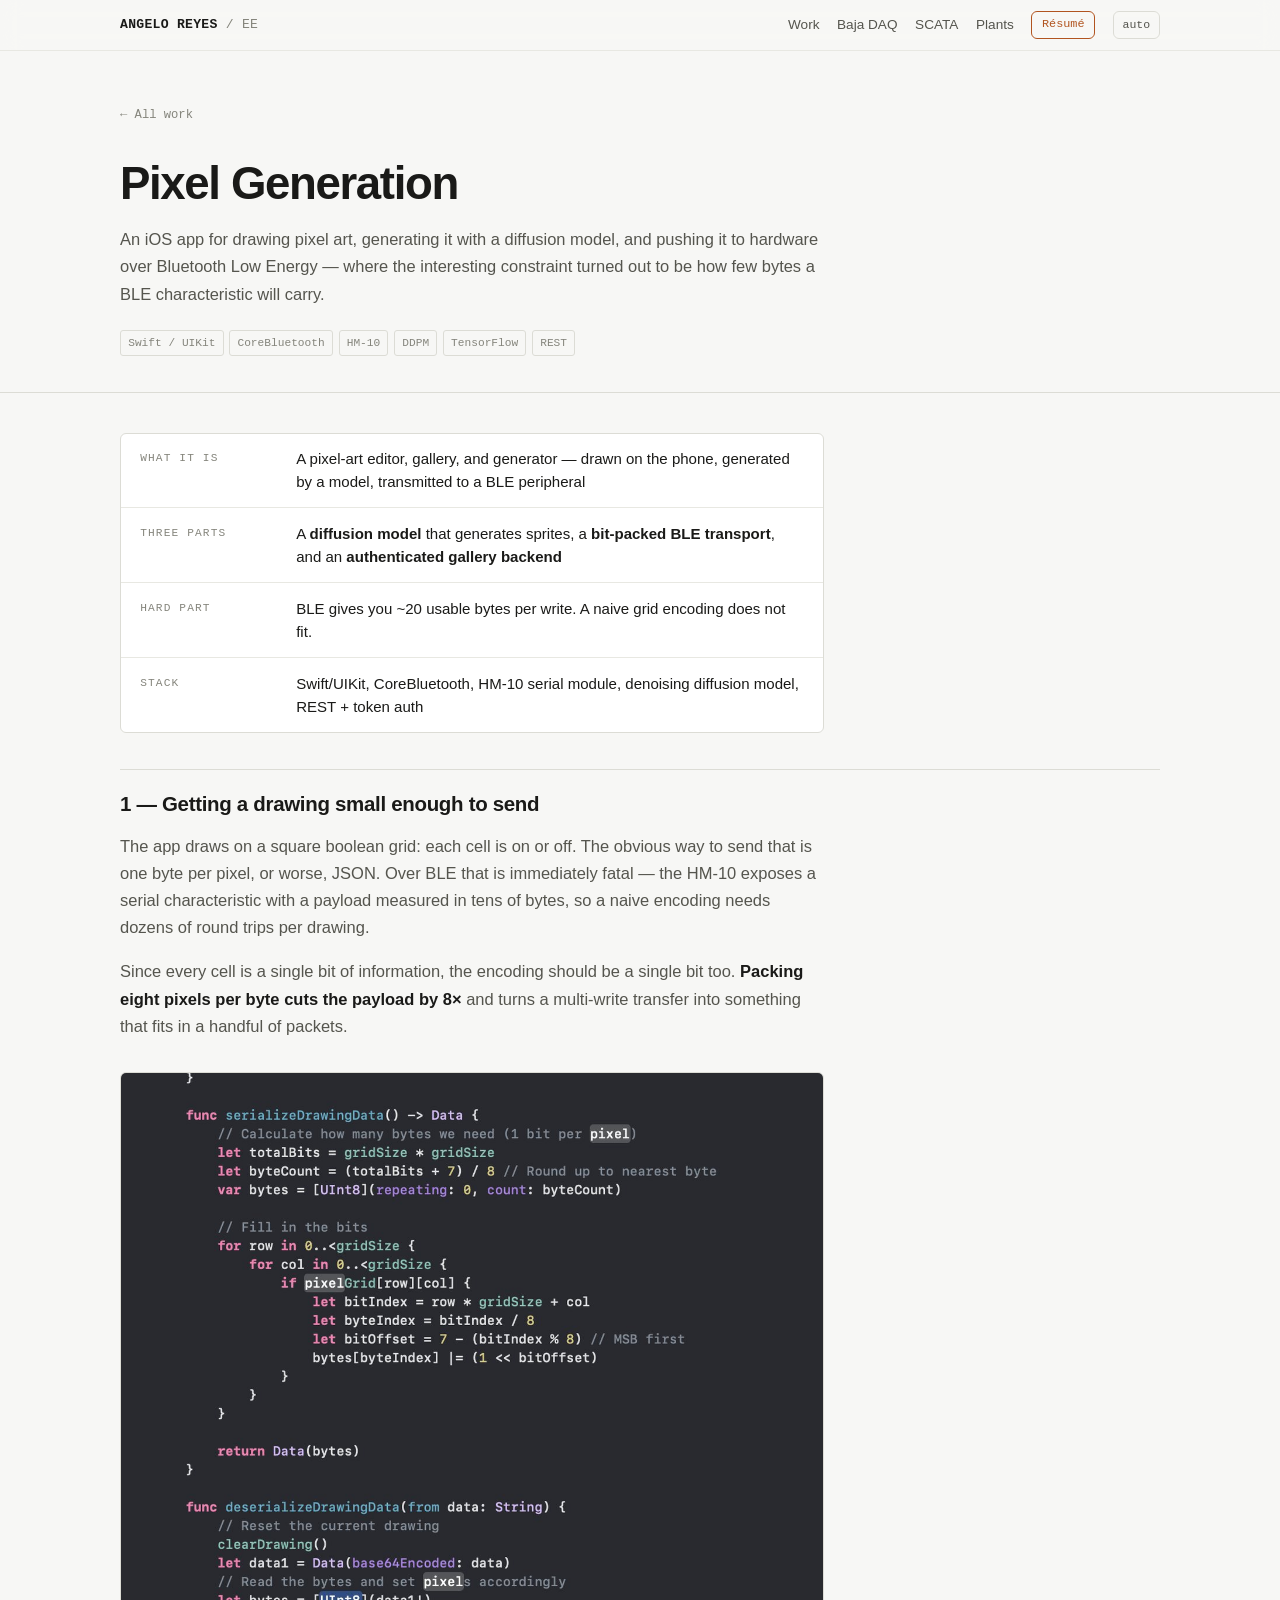
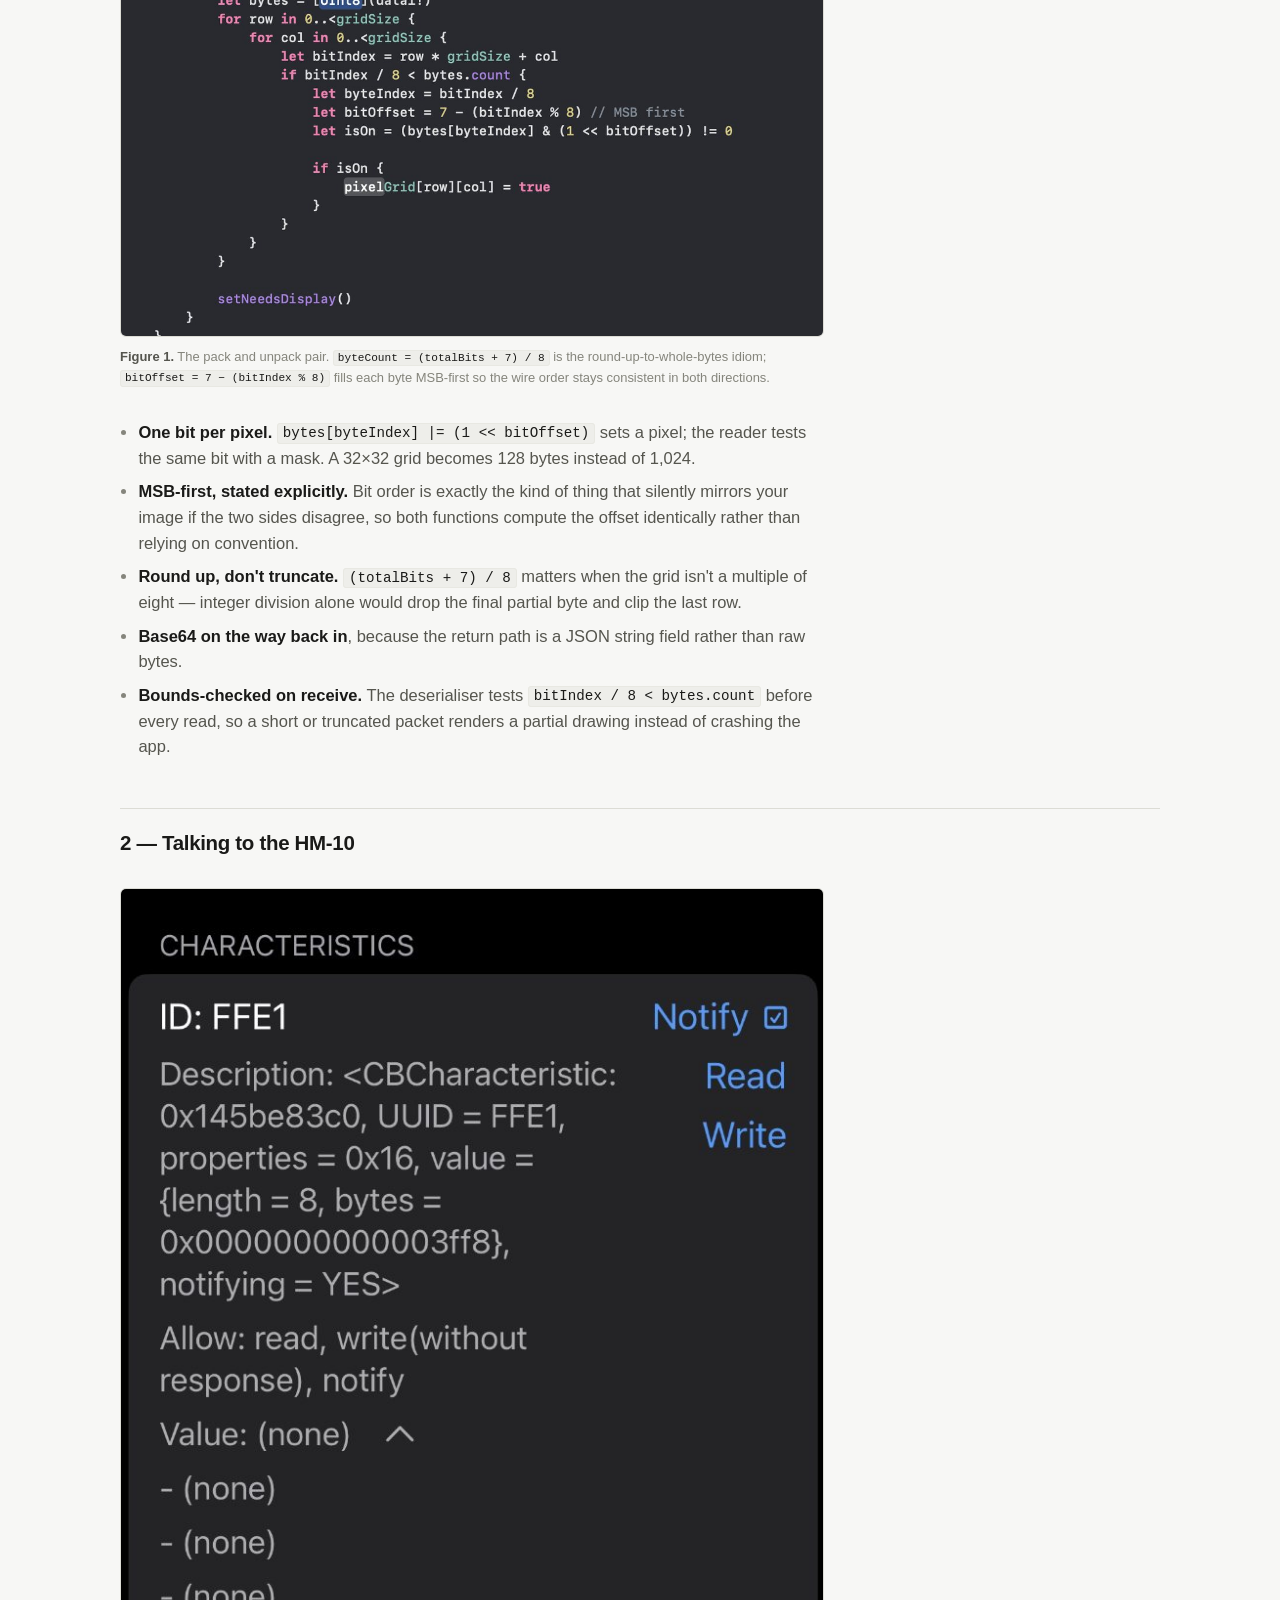
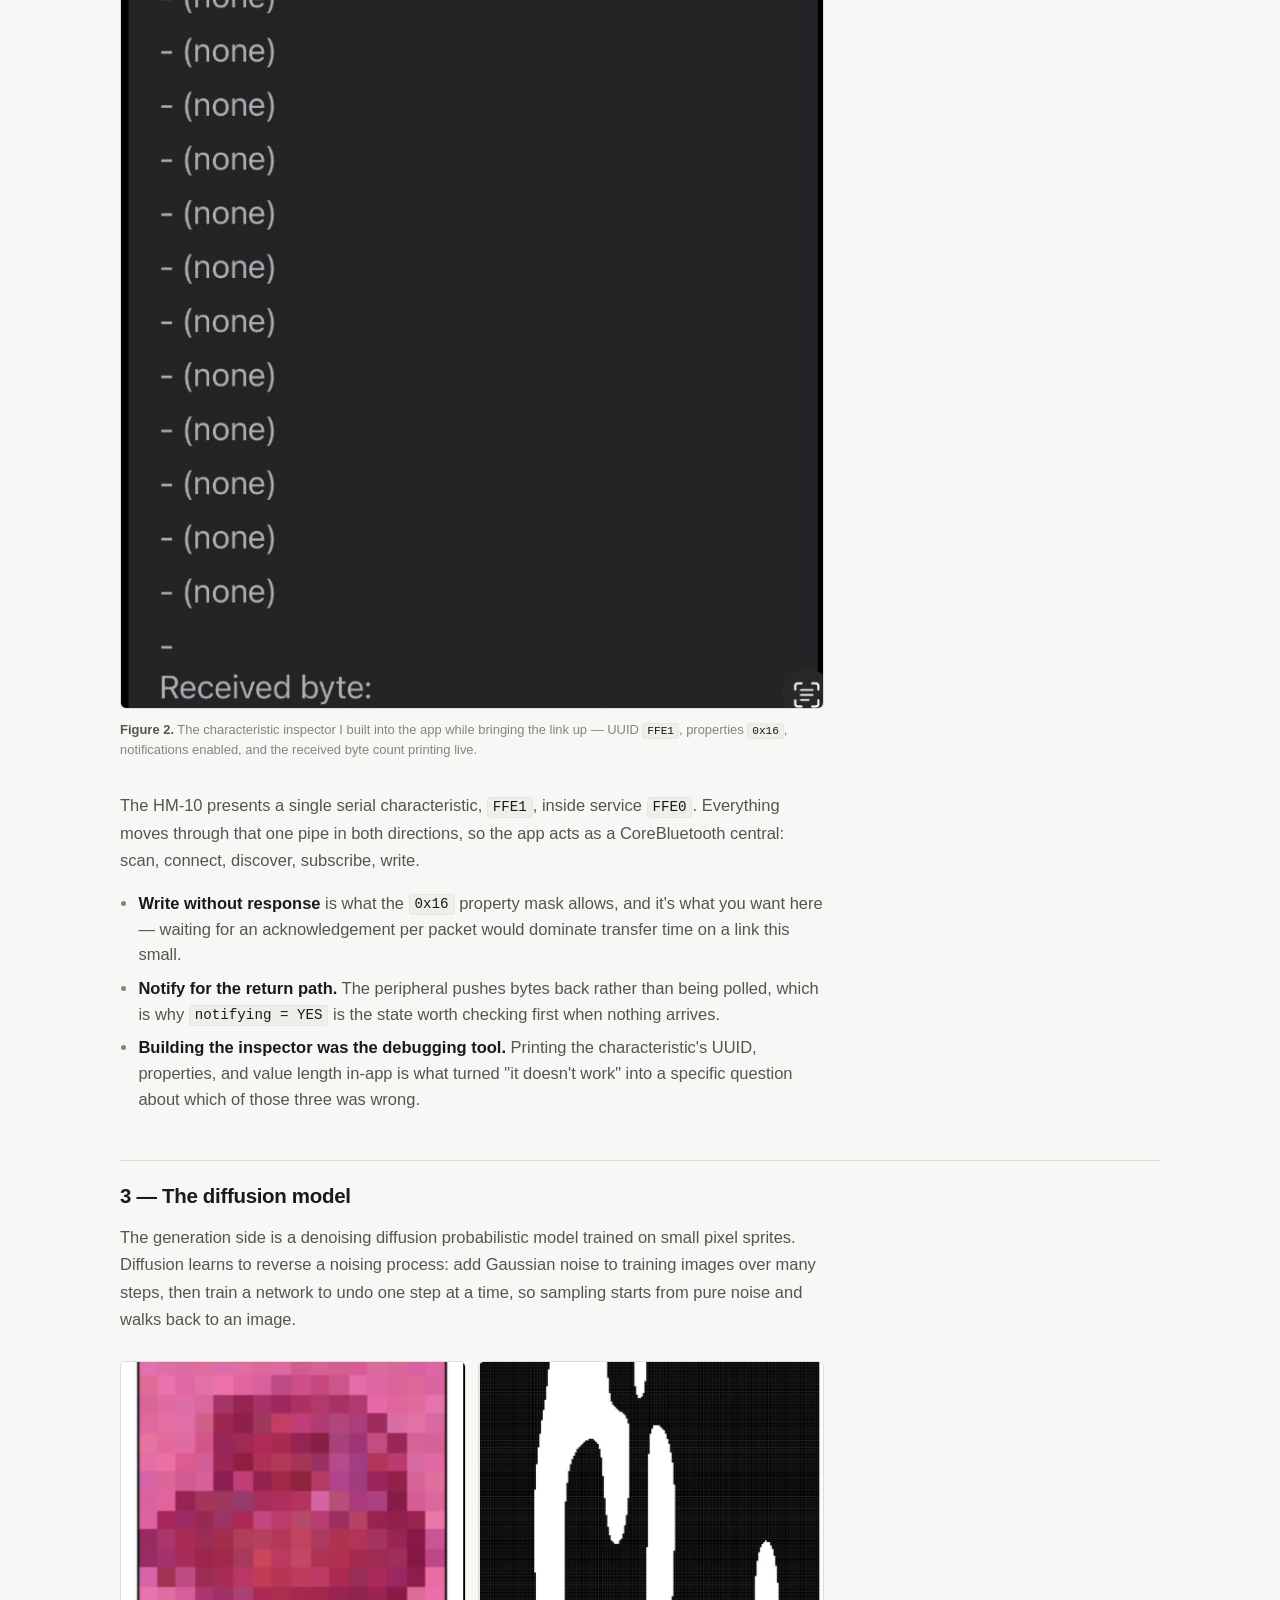
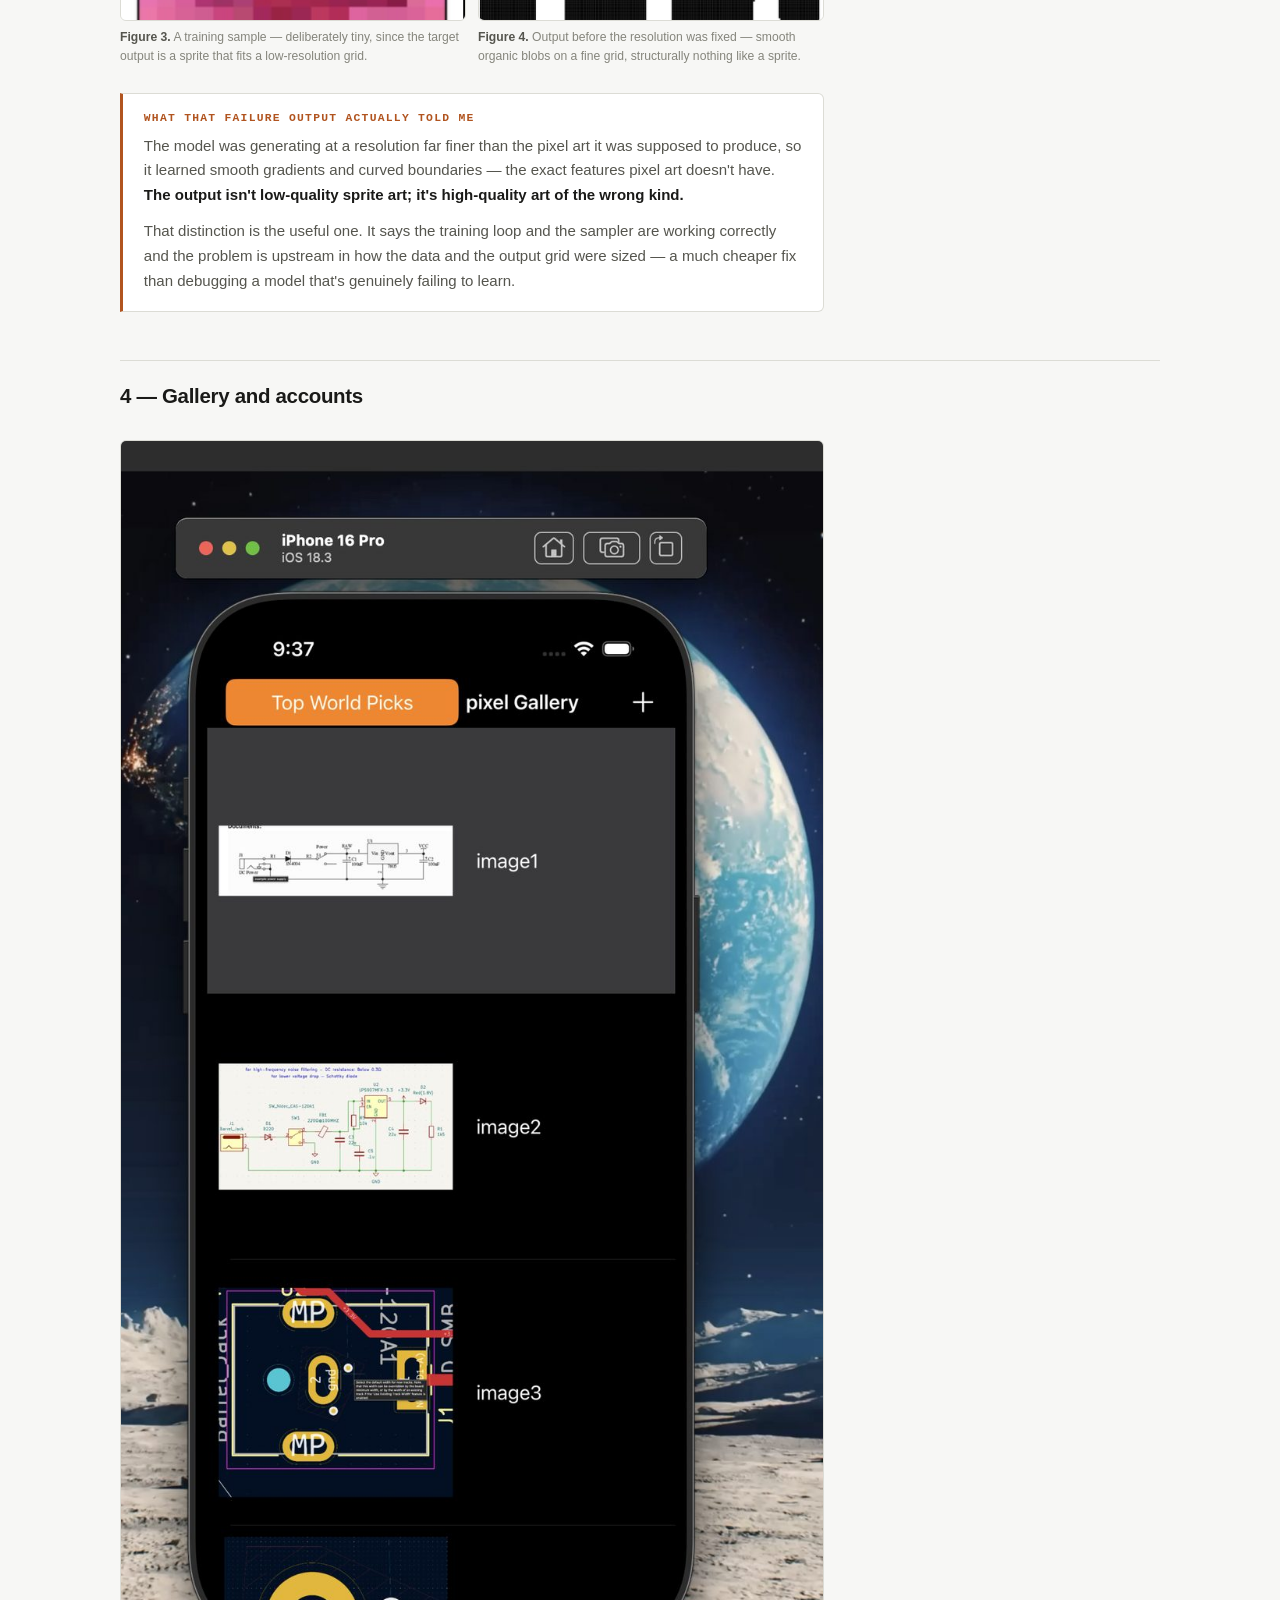
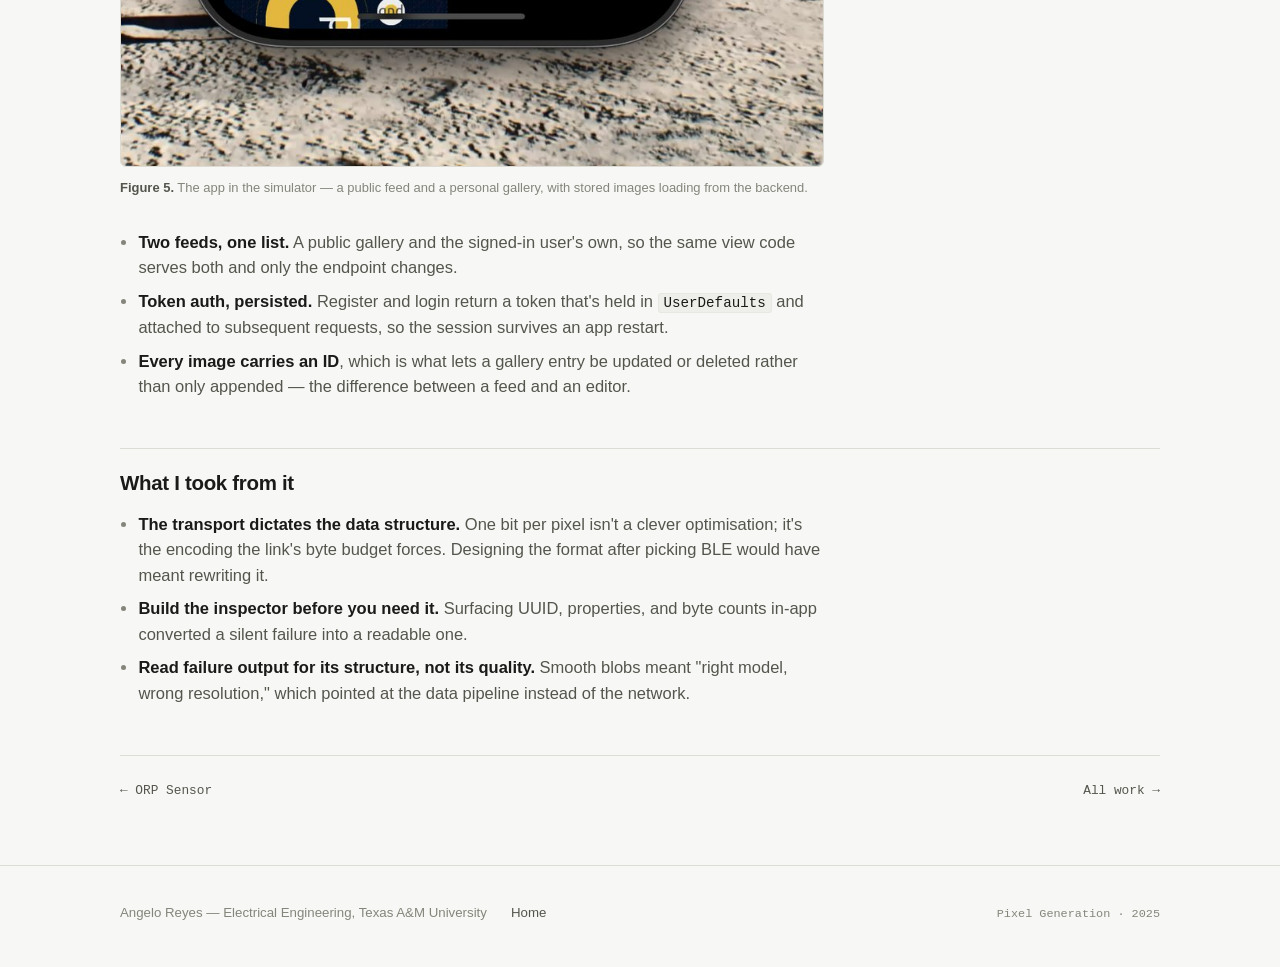
<file: projects/pixel-generation.html>
<!DOCTYPE html>
<html lang="en">
<head>
<meta charset="utf-8">
<meta name="viewport" content="width=device-width, initial-scale=1">
<title>Pixel Generation — Diffusion Model &amp; BLE iOS App — Angelo Reyes</title>
<meta name="description" content="An iOS pixel-art app with a denoising diffusion model for generation and a bit-packed BLE transport over the HM-10 module.">
<link rel="icon" href="data:image/svg+xml,<svg xmlns='http://www.w3.org/2000/svg' viewBox='0 0 100 100'><text y='.9em' font-size='90'>⚡</text></svg>">
<link rel="stylesheet" href="../assets/css/site.css?v=8">
<script src="../assets/js/site.js?v=8"></script>
</head>
<body>

<header class="topbar">
  <div class="topbar__in">
    <a class="topbar__name" href="../index.html"><b>ANGELO REYES</b> <span>/ EE</span></a>
    <nav>
      <a href="../index.html#work">Work</a>
      <a href="baja-daq.html">Baja DAQ</a>
      <a class="opt" href="scata-arm.html">SCATA</a>
      <a class="opt" href="plant-dielectra.html">Plants</a>
      <a class="resume" href="../assets/Angelo_Reyes_Resume.pdf" download>Résumé</a>
      <button class="themebtn" data-theme-toggle type="button">auto</button>
    </nav>
  </div>
</header>

<main>

<div class="arthead">
  <div class="wrap">
    <a class="crumb" href="../index.html#work">← All work</a>
    <h1>Pixel Generation</h1>
    <p class="sub">
      An iOS app for drawing pixel art, generating it with a diffusion model, and pushing it
      to hardware over Bluetooth Low Energy — where the interesting constraint turned out to
      be how few bytes a BLE characteristic will carry.
    </p>
    <div class="tags">
      <span>Swift / UIKit</span><span>CoreBluetooth</span><span>HM-10</span>
      <span>DDPM</span><span>TensorFlow</span><span>REST</span>
    </div>
  </div>
</div>

<article class="article">
  <div class="wrap">

    <dl class="glance">
      <div><dt>What it is</dt><dd>A pixel-art editor, gallery, and generator — drawn on the phone, generated by a model, transmitted to a BLE peripheral</dd></div>
      <div><dt>Three parts</dt><dd>A <b>diffusion model</b> that generates sprites, a <b>bit-packed BLE transport</b>, and an <b>authenticated gallery backend</b></dd></div>
      <div><dt>Hard part</dt><dd>BLE gives you ~20 usable bytes per write. A naive grid encoding does not fit.</dd></div>
      <div><dt>Stack</dt><dd>Swift/UIKit, CoreBluetooth, HM-10 serial module, denoising diffusion model, REST + token auth</dd></div>
    </dl>

    <!-- ============ 1 ============ -->
    <h2>1 — Getting a drawing small enough to send</h2>

    <p>
      The app draws on a square boolean grid: each cell is on or off. The obvious way to send
      that is one byte per pixel, or worse, JSON. Over BLE that is immediately fatal — the
      HM-10 exposes a serial characteristic with a payload measured in tens of bytes, so a
      naive encoding needs dozens of round trips per drawing.
    </p>
    <p>
      Since every cell is a single bit of information, the encoding should be a single bit
      too. <strong>Packing eight pixels per byte cuts the payload by 8×</strong> and turns a
      multi-write transfer into something that fits in a handful of packets.
    </p>

    <figure>
      <img src="../assets/img/pixel-serialization.jpg" alt="Swift source for serializeDrawingData and deserializeDrawingData, showing bit packing with byteIndex and bitOffset arithmetic, MSB first, and base64 decoding on the receive side.">
      <figcaption>
        <b>Figure 1.</b> The pack and unpack pair. <code>byteCount = (totalBits + 7) / 8</code>
        is the round-up-to-whole-bytes idiom; <code>bitOffset = 7 − (bitIndex % 8)</code> fills
        each byte MSB-first so the wire order stays consistent in both directions.
      </figcaption>
    </figure>

    <ul class="tight">
      <li><strong>One bit per pixel.</strong> <code>bytes[byteIndex] |= (1 &lt;&lt; bitOffset)</code> sets a pixel; the reader tests the same bit with a mask. A 32×32 grid becomes 128 bytes instead of 1,024.</li>
      <li><strong>MSB-first, stated explicitly.</strong> Bit order is exactly the kind of thing that silently mirrors your image if the two sides disagree, so both functions compute the offset identically rather than relying on convention.</li>
      <li><strong>Round up, don't truncate.</strong> <code>(totalBits + 7) / 8</code> matters when the grid isn't a multiple of eight — integer division alone would drop the final partial byte and clip the last row.</li>
      <li><strong>Base64 on the way back in</strong>, because the return path is a JSON string field rather than raw bytes.</li>
      <li><strong>Bounds-checked on receive.</strong> The deserialiser tests <code>bitIndex / 8 &lt; bytes.count</code> before every read, so a short or truncated packet renders a partial drawing instead of crashing the app.</li>
    </ul>

    <!-- ============ 2 ============ -->
    <h2>2 — Talking to the HM-10</h2>

    <figure>
      <img src="../assets/img/pixel-ble.jpg" alt="iOS debug view of a CoreBluetooth characteristic, UUID FFE1, properties 0x16, value length 8 bytes, notifying set to YES, allowing read, write without response, and notify.">
      <figcaption>
        <b>Figure 2.</b> The characteristic inspector I built into the app while bringing the
        link up — UUID <code>FFE1</code>, properties <code>0x16</code>, notifications enabled,
        and the received byte count printing live.
      </figcaption>
    </figure>

    <p>
      The HM-10 presents a single serial characteristic, <code>FFE1</code>, inside service
      <code>FFE0</code>. Everything moves through that one pipe in both directions, so the app
      acts as a CoreBluetooth central: scan, connect, discover, subscribe, write.
    </p>

    <ul class="tight">
      <li><strong>Write without response</strong> is what the <code>0x16</code> property mask allows, and it's what you want here — waiting for an acknowledgement per packet would dominate transfer time on a link this small.</li>
      <li><strong>Notify for the return path.</strong> The peripheral pushes bytes back rather than being polled, which is why <code>notifying = YES</code> is the state worth checking first when nothing arrives.</li>
      <li><strong>Building the inspector was the debugging tool.</strong> Printing the characteristic's UUID, properties, and value length in-app is what turned "it doesn't work" into a specific question about which of those three was wrong.</li>
    </ul>

    <!-- ============ 3 ============ -->
    <h2>3 — The diffusion model</h2>

    <p>
      The generation side is a denoising diffusion probabilistic model trained on small pixel
      sprites. Diffusion learns to reverse a noising process: add Gaussian noise to training
      images over many steps, then train a network to undo one step at a time, so sampling
      starts from pure noise and walks back to an image.
    </p>

    <div class="gallery">
      <figure>
        <img src="../assets/img/pixel-training-sample.jpg" alt="A small, heavily pixelated magenta and pink sprite used as diffusion model training data.">
        <figcaption><b>Figure 3.</b> A training sample — deliberately tiny, since the target output is a sprite that fits a low-resolution grid.</figcaption>
      </figure>
      <figure>
        <img src="../assets/img/pixel-ddpm-output.jpg" alt="A black and white generated output showing large smooth blobs on a fine grid, with none of the blocky structure of pixel art.">
        <figcaption><b>Figure 4.</b> Output before the resolution was fixed — smooth organic blobs on a fine grid, structurally nothing like a sprite.</figcaption>
      </figure>
    </div>

    <div class="callout">
      <h4>What that failure output actually told me</h4>
      <p>
        The model was generating at a resolution far finer than the pixel art it was supposed
        to produce, so it learned smooth gradients and curved boundaries — the exact features
        pixel art doesn't have. <strong>The output isn't low-quality sprite art; it's
        high-quality art of the wrong kind.</strong>
      </p>
      <p>
        That distinction is the useful one. It says the training loop and the sampler are
        working correctly and the problem is upstream in how the data and the output grid were
        sized — a much cheaper fix than debugging a model that's genuinely failing to learn.
      </p>
    </div>

    <!-- ============ 4 ============ -->
    <h2>4 — Gallery and accounts</h2>

    <figure>
      <img src="../assets/img/pixel-gallery.jpg" alt="iPhone simulator running the app, showing a segmented Top World Picks and pixel Gallery view with a scrolling list of stored images and an add button.">
      <figcaption>
        <b>Figure 5.</b> The app in the simulator — a public feed and a personal gallery, with
        stored images loading from the backend.
      </figcaption>
    </figure>

    <ul class="tight">
      <li><strong>Two feeds, one list.</strong> A public gallery and the signed-in user's own, so the same view code serves both and only the endpoint changes.</li>
      <li><strong>Token auth, persisted.</strong> Register and login return a token that's held in <code>UserDefaults</code> and attached to subsequent requests, so the session survives an app restart.</li>
      <li><strong>Every image carries an ID</strong>, which is what lets a gallery entry be updated or deleted rather than only appended — the difference between a feed and an editor.</li>
    </ul>

    <!-- ============ takeaways ============ -->
    <h2>What I took from it</h2>

    <ul class="tight">
      <li><strong>The transport dictates the data structure.</strong> One bit per pixel isn't a clever optimisation; it's the encoding the link's byte budget forces. Designing the format after picking BLE would have meant rewriting it.</li>
      <li><strong>Build the inspector before you need it.</strong> Surfacing UUID, properties, and byte counts in-app converted a silent failure into a readable one.</li>
      <li><strong>Read failure output for its structure, not its quality.</strong> Smooth blobs meant "right model, wrong resolution," which pointed at the data pipeline instead of the network.</li>
    </ul>

    <nav class="artnav">
      <a href="orp-sensor.html">← ORP Sensor</a>
      <a href="../index.html#work">All work →</a>
    </nav>

  </div>
</article>

</main>

<footer>
  <div class="wrap in">
    <span>Angelo Reyes — Electrical Engineering, Texas A&amp;M University</span>
    <a href="../index.html">Home</a>
    <span class="sp">Pixel Generation · 2025</span>
  </div>
</footer>

</body>
</html>
</file>
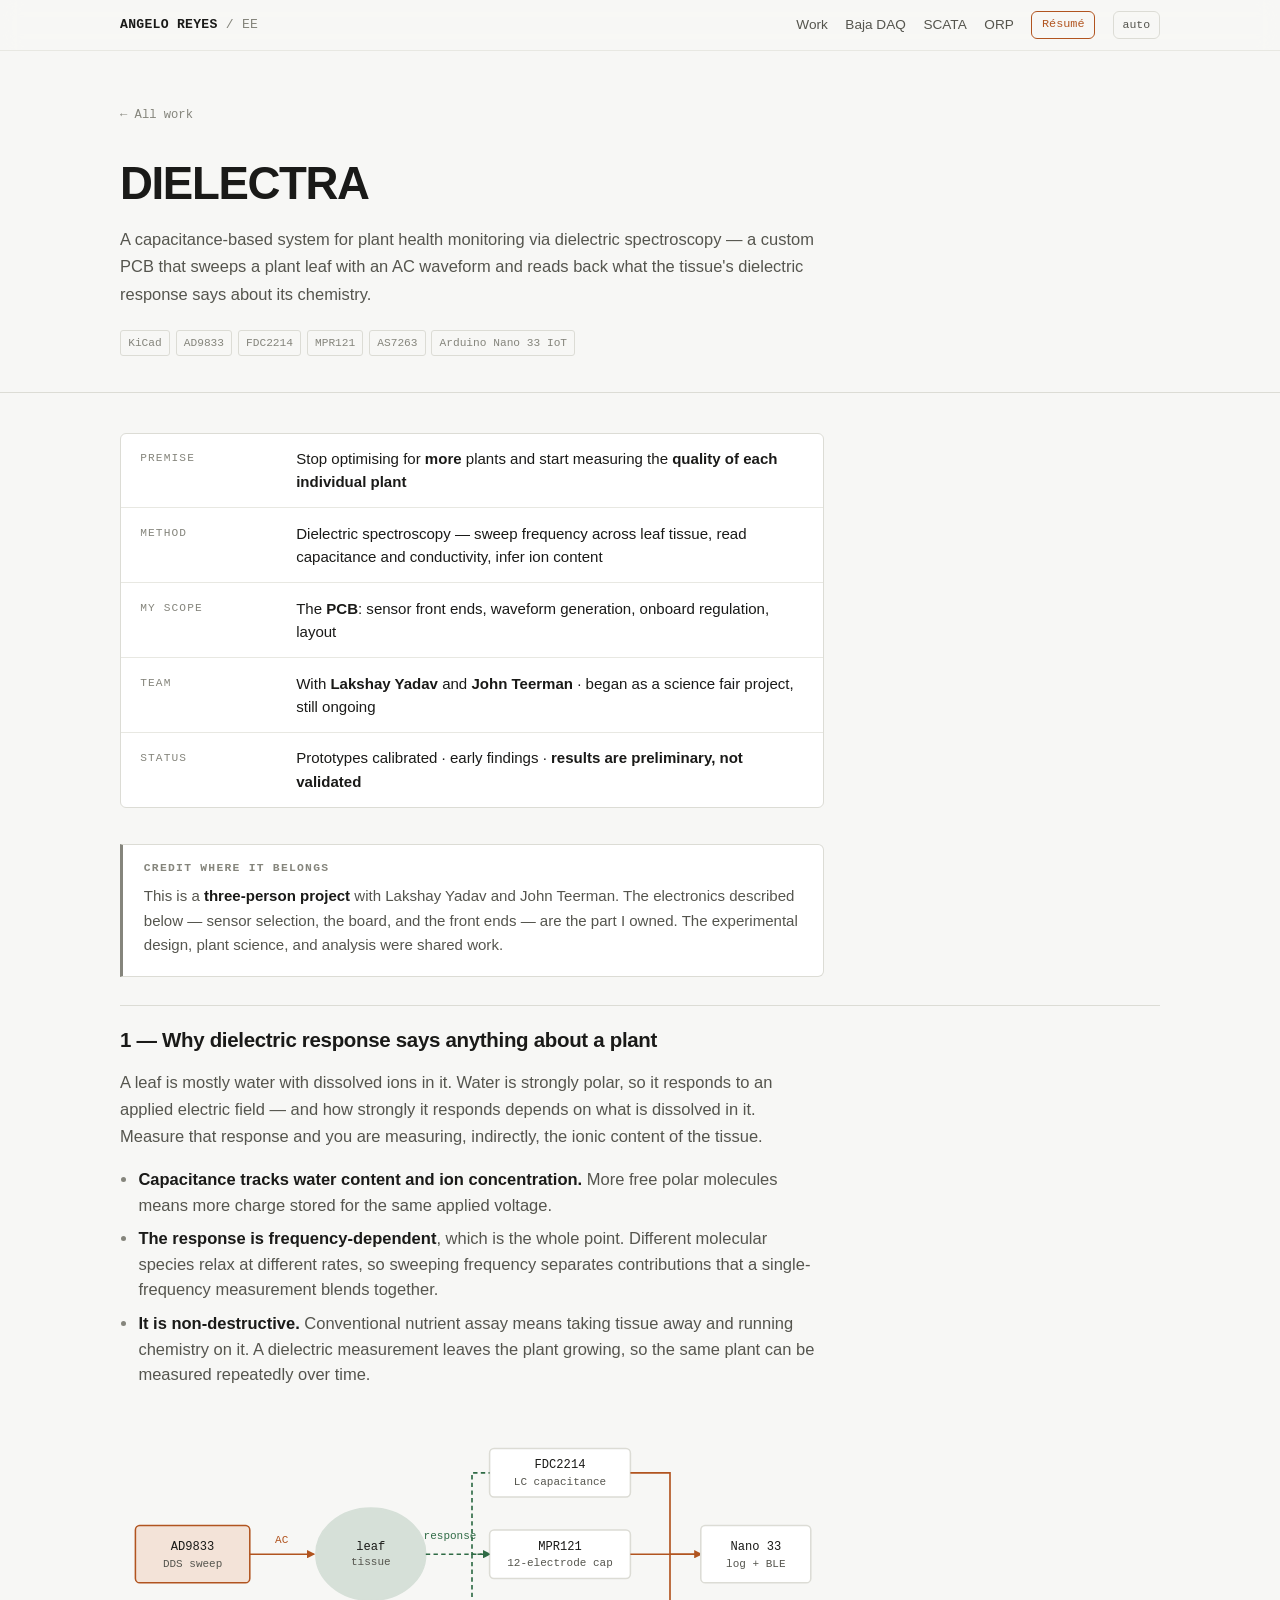
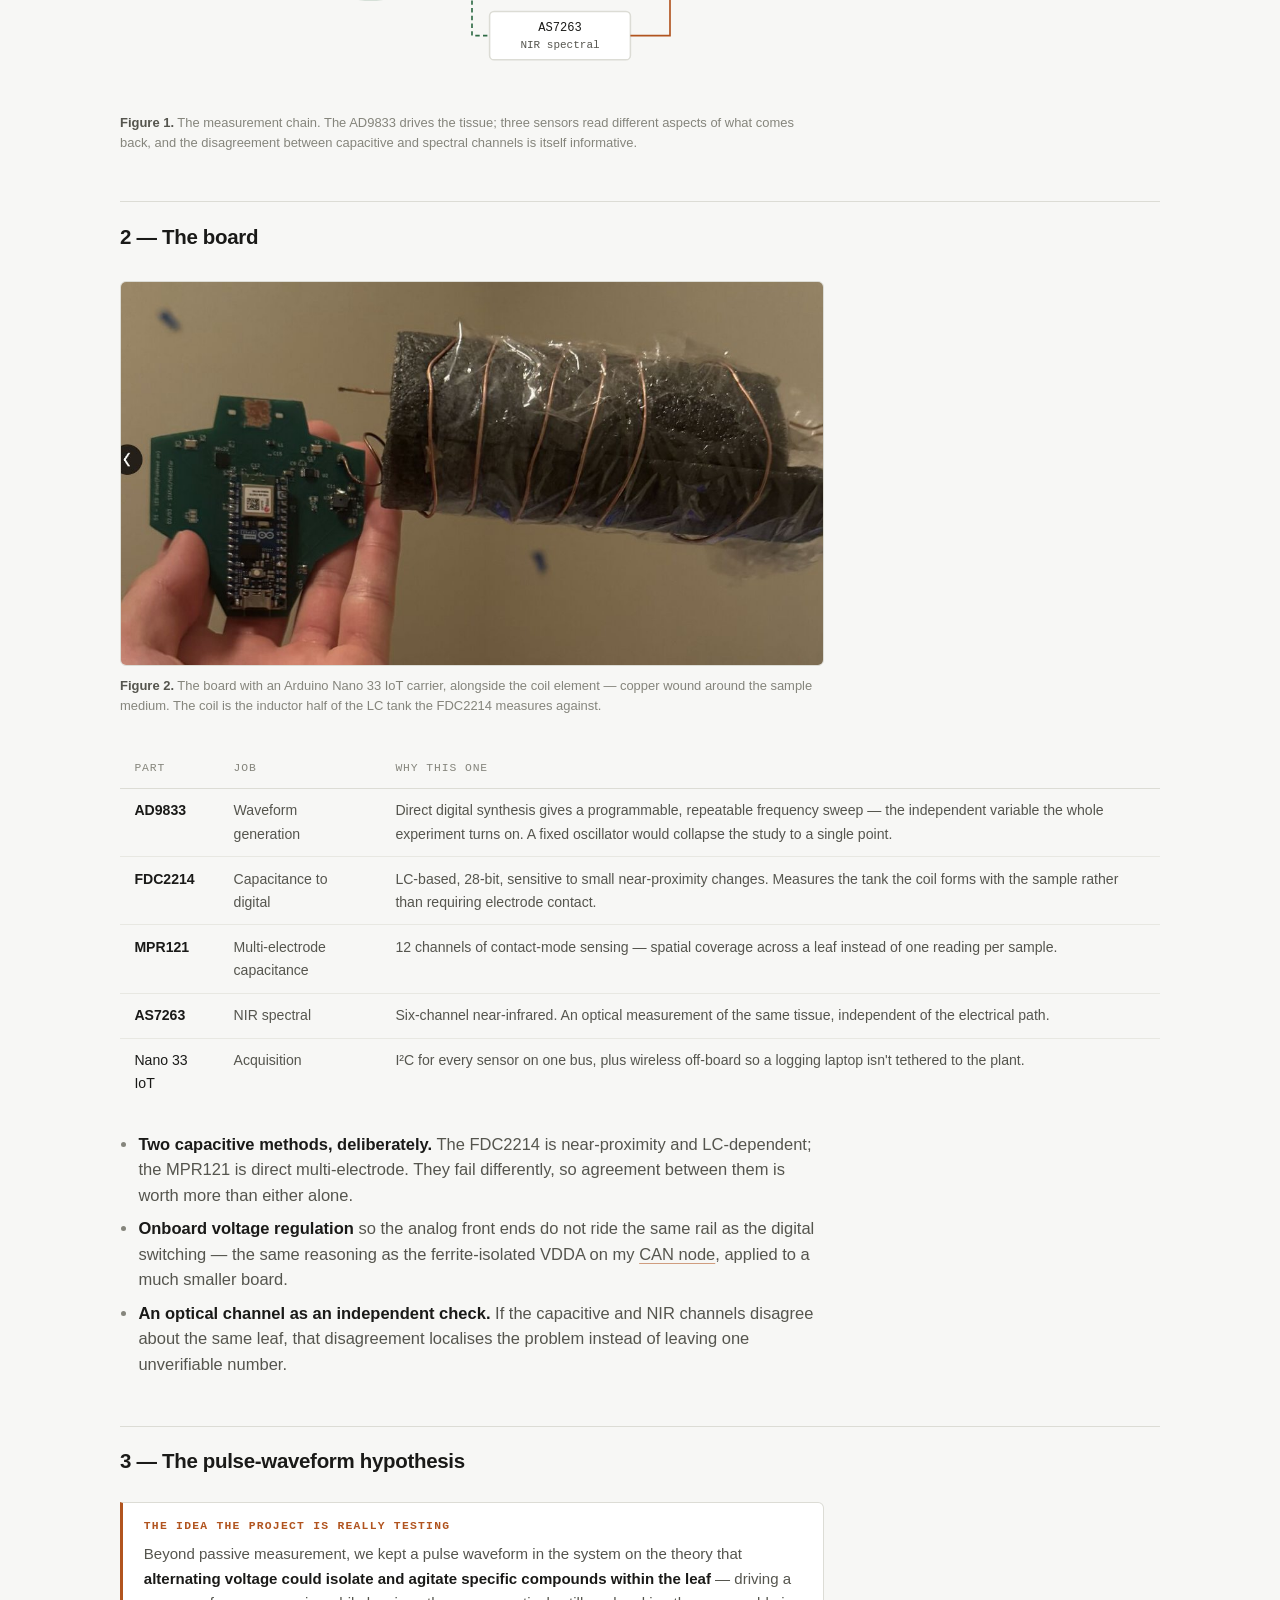
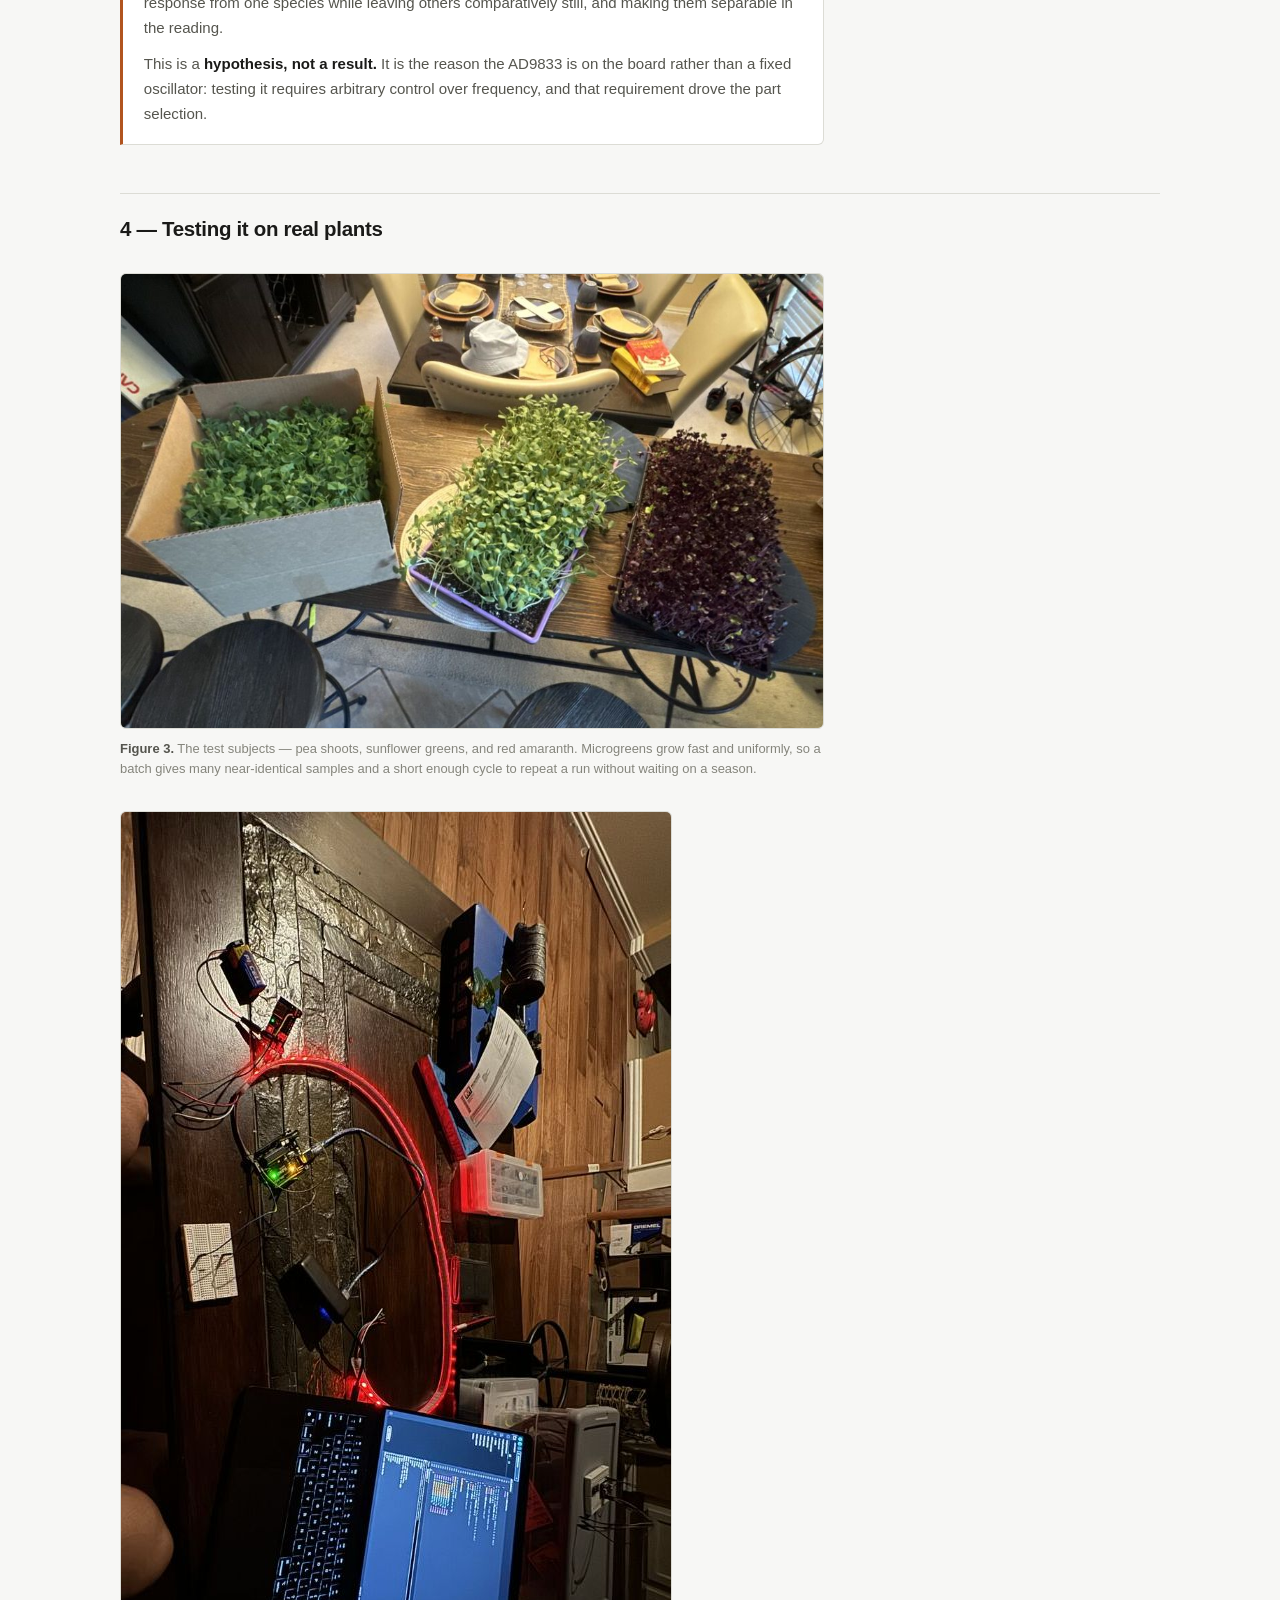
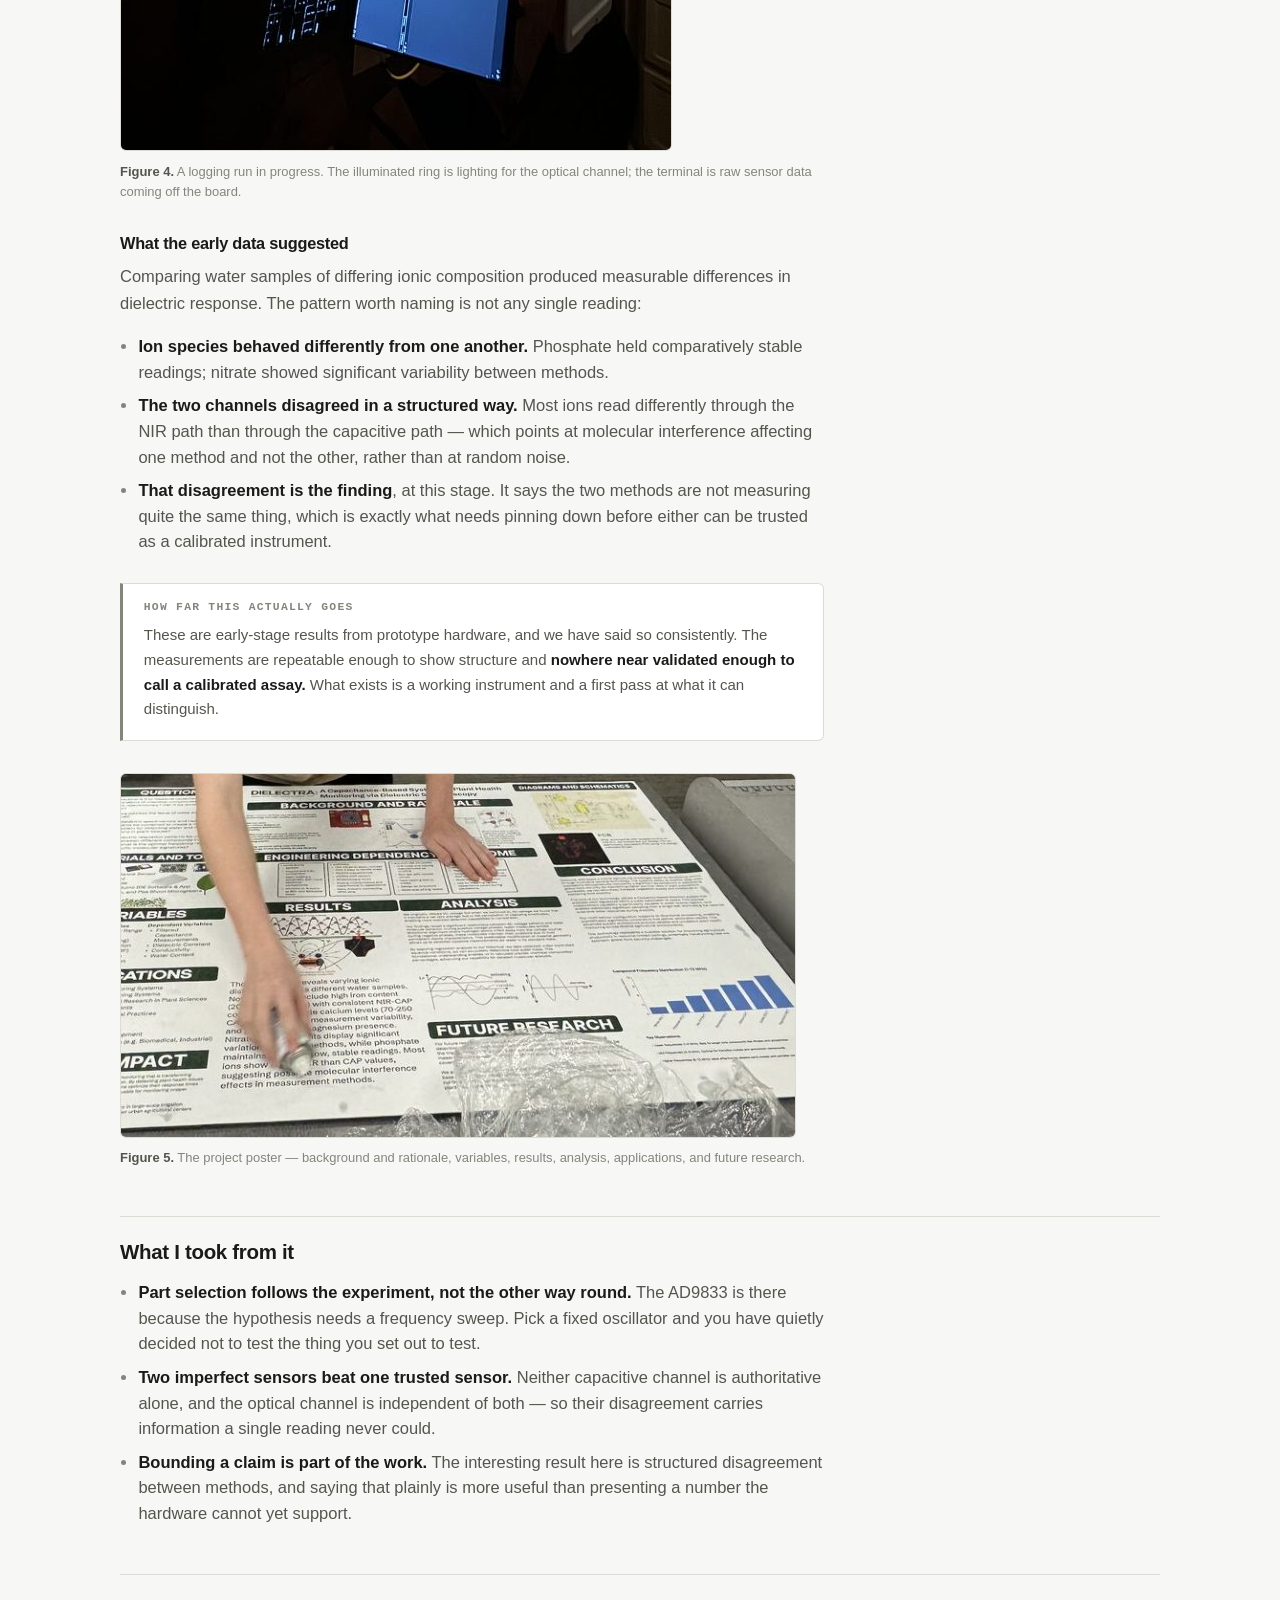
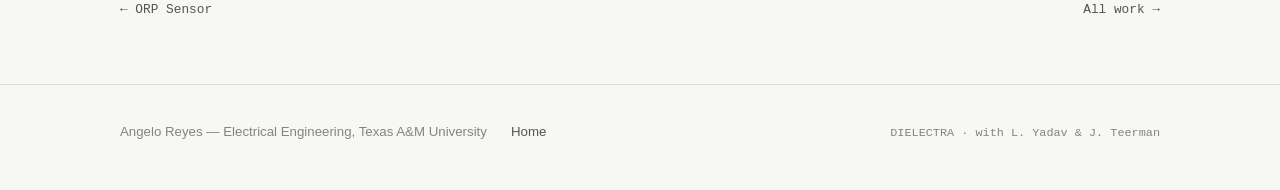
<file: projects/plant-dielectra.html>
<!DOCTYPE html>
<html lang="en">
<head>
<meta charset="utf-8">
<meta name="viewport" content="width=device-width, initial-scale=1">
<title>DIELECTRA — Multi-Sensor Plant Chemistry PCB — Angelo Reyes</title>
<meta name="description" content="A capacitance-based system for plant health monitoring via dielectric spectroscopy — custom PCB integrating AD9833 waveform generation, FDC2214 and MPR121 capacitive sensing, and AS7263 NIR spectral measurement.">
<link rel="icon" href="data:image/svg+xml,<svg xmlns='http://www.w3.org/2000/svg' viewBox='0 0 100 100'><text y='.9em' font-size='90'>⚡</text></svg>">
<link rel="stylesheet" href="../assets/css/site.css?v=8">
<script src="../assets/js/site.js?v=8"></script>
<style>
  .dgm { width: 100%; height: auto; }
  .dgm .box   { fill: var(--bg-raised); stroke: var(--line); stroke-width: 1.4; }
  .dgm .boxa  { fill: var(--accent-soft); stroke: var(--accent); stroke-width: 1.4; }
  .dgm .leaf  { fill: var(--ok); opacity: .16; stroke: var(--ok); stroke-width: 1.3; }
  .dgm .sig   { stroke: var(--accent); stroke-width: 1.5; fill: none; }
  .dgm .ret   { stroke: var(--ok); stroke-width: 1.5; fill: none; stroke-dasharray: 4 3; }
  .dgm text   { font-family: var(--mono); font-size: 10px; fill: var(--ink-mid); }
  .dgm text.t { font-size: 11px; fill: var(--ink); }
  .dgm text.a { fill: var(--accent); }
  .dgm text.o { fill: var(--ok); }
</style>
</head>
<body>

<header class="topbar">
  <div class="topbar__in">
    <a class="topbar__name" href="../index.html"><b>ANGELO REYES</b> <span>/ EE</span></a>
    <nav>
      <a href="../index.html#work">Work</a>
      <a href="baja-daq.html">Baja DAQ</a>
      <a class="opt" href="scata-arm.html">SCATA</a>
      <a class="opt" href="orp-sensor.html">ORP</a>
      <a class="resume" href="../assets/Angelo_Reyes_Resume.pdf" download>Résumé</a>
      <button class="themebtn" data-theme-toggle type="button">auto</button>
    </nav>
  </div>
</header>

<main>

<div class="arthead">
  <div class="wrap">
    <a class="crumb" href="../index.html#work">← All work</a>
    <h1>DIELECTRA</h1>
    <p class="sub">
      A capacitance-based system for plant health monitoring via dielectric spectroscopy —
      a custom PCB that sweeps a plant leaf with an AC waveform and reads back what the
      tissue's dielectric response says about its chemistry.
    </p>
    <div class="tags">
      <span>KiCad</span><span>AD9833</span><span>FDC2214</span><span>MPR121</span>
      <span>AS7263</span><span>Arduino Nano 33 IoT</span>
    </div>
  </div>
</div>

<article class="article">
  <div class="wrap">

    <dl class="glance">
      <div><dt>Premise</dt><dd>Stop optimising for <b>more</b> plants and start measuring the <b>quality of each individual plant</b></dd></div>
      <div><dt>Method</dt><dd>Dielectric spectroscopy — sweep frequency across leaf tissue, read capacitance and conductivity, infer ion content</dd></div>
      <div><dt>My scope</dt><dd>The <b>PCB</b>: sensor front ends, waveform generation, onboard regulation, layout</dd></div>
      <div><dt>Team</dt><dd>With <b>Lakshay Yadav</b> and <b>John Teerman</b> · began as a science fair project, still ongoing</dd></div>
      <div><dt>Status</dt><dd>Prototypes calibrated · early findings · <b>results are preliminary, not validated</b></dd></div>
    </dl>

    <div class="callout plain">
      <h4>Credit where it belongs</h4>
      <p>
        This is a <strong>three-person project</strong> with Lakshay Yadav and John Teerman.
        The electronics described below — sensor selection, the board, and the front ends —
        are the part I owned. The experimental design, plant science, and analysis were shared
        work.
      </p>
    </div>

    <!-- ============ 1 ============ -->
    <h2>1 — Why dielectric response says anything about a plant</h2>

    <p>
      A leaf is mostly water with dissolved ions in it. Water is strongly polar, so it responds
      to an applied electric field — and how strongly it responds depends on what is dissolved
      in it. Measure that response and you are measuring, indirectly, the ionic content of the
      tissue.
    </p>

    <ul class="tight">
      <li><strong>Capacitance tracks water content and ion concentration.</strong> More free polar molecules means more charge stored for the same applied voltage.</li>
      <li><strong>The response is frequency-dependent</strong>, which is the whole point. Different molecular species relax at different rates, so sweeping frequency separates contributions that a single-frequency measurement blends together.</li>
      <li><strong>It is non-destructive.</strong> Conventional nutrient assay means taking tissue away and running chemistry on it. A dielectric measurement leaves the plant growing, so the same plant can be measured repeatedly over time.</li>
    </ul>

    <figure>
      <svg class="dgm" viewBox="0 0 640 250" role="img" aria-labelledby="sigTitle sigDesc">
        <title id="sigTitle">Signal chain from waveform generator through leaf to sensors</title>
        <desc id="sigDesc">An AD9833 direct digital synthesiser generates a swept sine wave that is applied across leaf tissue. The tissue's dielectric response is read back by an FDC2214 capacitance to digital converter and an MPR121 multi-electrode sensor, while an AS7263 measures reflected near-infrared light. All three feed an Arduino Nano 33 IoT, which logs the combined measurement.</desc>

        <rect class="boxa" x="14" y="96" width="104" height="52" rx="4"/>
        <text class="t" x="66" y="118" text-anchor="middle">AD9833</text>
        <text x="66" y="134" text-anchor="middle">DDS sweep</text>

        <path class="sig" d="M 118 122 L 176 122" marker-end="url(#a1)"/>
        <text class="a" x="147" y="112" text-anchor="middle">AC</text>

        <ellipse class="leaf" cx="228" cy="122" rx="50" ry="42"/>
        <text class="t" x="228" y="118" text-anchor="middle">leaf</text>
        <text x="228" y="132" text-anchor="middle">tissue</text>

        <path class="ret" d="M 278 122 L 336 122" marker-end="url(#a2)"/>
        <text class="o" x="300" y="108" text-anchor="middle">response</text>

        <rect class="box" x="336" y="26" width="128" height="44" rx="4"/>
        <text class="t" x="400" y="44" text-anchor="middle">FDC2214</text>
        <text x="400" y="59" text-anchor="middle">LC capacitance</text>

        <rect class="box" x="336" y="100" width="128" height="44" rx="4"/>
        <text class="t" x="400" y="118" text-anchor="middle">MPR121</text>
        <text x="400" y="133" text-anchor="middle">12-electrode cap</text>

        <rect class="box" x="336" y="174" width="128" height="44" rx="4"/>
        <text class="t" x="400" y="192" text-anchor="middle">AS7263</text>
        <text x="400" y="207" text-anchor="middle">NIR spectral</text>

        <path class="ret" d="M 336 122 L 320 122 L 320 48 L 336 48"/>
        <path class="ret" d="M 320 122 L 320 196 L 336 196"/>

        <path class="sig" d="M 464 48 L 500 48 L 500 122 L 528 122" marker-end="url(#a1)"/>
        <path class="sig" d="M 464 122 L 528 122"/>
        <path class="sig" d="M 464 196 L 500 196 L 500 122"/>

        <rect class="box" x="528" y="96" width="100" height="52" rx="4"/>
        <text class="t" x="578" y="118" text-anchor="middle">Nano 33</text>
        <text x="578" y="134" text-anchor="middle">log + BLE</text>

        <defs>
          <marker id="a1" viewBox="0 0 10 10" refX="8" refY="5" markerWidth="5" markerHeight="5" orient="auto">
            <path d="M 0 0 L 10 5 L 0 10 z" style="fill:var(--accent)"/>
          </marker>
          <marker id="a2" viewBox="0 0 10 10" refX="8" refY="5" markerWidth="5" markerHeight="5" orient="auto">
            <path d="M 0 0 L 10 5 L 0 10 z" style="fill:var(--ok)"/>
          </marker>
        </defs>
      </svg>
      <figcaption>
        <b>Figure 1.</b> The measurement chain. The AD9833 drives the tissue; three sensors read
        different aspects of what comes back, and the disagreement between capacitive and
        spectral channels is itself informative.
      </figcaption>
    </figure>

    <!-- ============ 2 ============ -->
    <h2>2 — The board</h2>

    <figure>
      <img src="../assets/img/plant-device.jpg" alt="A hand holding a small custom green PCB with an Arduino Nano 33 IoT soldered on, beside a foam cylinder wrapped in plastic with copper wire coiled around it.">
      <figcaption>
        <b>Figure 2.</b> The board with an Arduino Nano 33 IoT carrier, alongside the coil
        element — copper wound around the sample medium. The coil is the inductor half of the
        LC tank the FDC2214 measures against.
      </figcaption>
    </figure>

    <div class="tablewrap">
      <table>
        <thead><tr><th>Part</th><th>Job</th><th>Why this one</th></tr></thead>
        <tbody>
          <tr><td><strong>AD9833</strong></td><td>Waveform generation</td><td>Direct digital synthesis gives a programmable, repeatable frequency sweep — the independent variable the whole experiment turns on. A fixed oscillator would collapse the study to a single point.</td></tr>
          <tr><td><strong>FDC2214</strong></td><td>Capacitance to digital</td><td>LC-based, 28-bit, sensitive to small near-proximity changes. Measures the tank the coil forms with the sample rather than requiring electrode contact.</td></tr>
          <tr><td><strong>MPR121</strong></td><td>Multi-electrode capacitance</td><td>12 channels of contact-mode sensing — spatial coverage across a leaf instead of one reading per sample.</td></tr>
          <tr><td><strong>AS7263</strong></td><td>NIR spectral</td><td>Six-channel near-infrared. An optical measurement of the same tissue, independent of the electrical path.</td></tr>
          <tr><td>Nano 33 IoT</td><td>Acquisition</td><td>I²C for every sensor on one bus, plus wireless off-board so a logging laptop isn't tethered to the plant.</td></tr>
        </tbody>
      </table>
    </div>

    <ul class="tight">
      <li><strong>Two capacitive methods, deliberately.</strong> The FDC2214 is near-proximity and LC-dependent; the MPR121 is direct multi-electrode. They fail differently, so agreement between them is worth more than either alone.</li>
      <li><strong>Onboard voltage regulation</strong> so the analog front ends do not ride the same rail as the digital switching — the same reasoning as the ferrite-isolated VDDA on my <a href="baja-daq.html">CAN node</a>, applied to a much smaller board.</li>
      <li><strong>An optical channel as an independent check.</strong> If the capacitive and NIR channels disagree about the same leaf, that disagreement localises the problem instead of leaving one unverifiable number.</li>
    </ul>

    <!-- ============ 3 ============ -->
    <h2>3 — The pulse-waveform hypothesis</h2>

    <div class="callout">
      <h4>The idea the project is really testing</h4>
      <p>
        Beyond passive measurement, we kept a pulse waveform in the system on the theory that
        <strong>alternating voltage could isolate and agitate specific compounds within the
        leaf</strong> — driving a response from one species while leaving others comparatively
        still, and making them separable in the reading.
      </p>
      <p>
        This is a <strong>hypothesis, not a result.</strong> It is the reason the AD9833 is on
        the board rather than a fixed oscillator: testing it requires arbitrary control over
        frequency, and that requirement drove the part selection.
      </p>
    </div>

    <!-- ============ 4 ============ -->
    <h2>4 — Testing it on real plants</h2>

    <figure>
      <img src="../assets/img/plant-microgreens.jpg" alt="Three trays of microgreens on a table: pea shoots in a cardboard box, sunflower greens in a purple tray, and dense red amaranth in a black tray.">
      <figcaption>
        <b>Figure 3.</b> The test subjects — pea shoots, sunflower greens, and red amaranth.
        Microgreens grow fast and uniformly, so a batch gives many near-identical samples and a
        short enough cycle to repeat a run without waiting on a season.
      </figcaption>
    </figure>

    <figure>
      <img src="../assets/img/plant-bench.jpg" alt="A dark workbench with a red LED ring, a lit dev board, breadboard and battery, and a laptop displaying a scrolling data terminal.">
      <figcaption>
        <b>Figure 4.</b> A logging run in progress. The illuminated ring is lighting for the
        optical channel; the terminal is raw sensor data coming off the board.
      </figcaption>
    </figure>

    <h3>What the early data suggested</h3>

    <p>
      Comparing water samples of differing ionic composition produced measurable differences in
      dielectric response. The pattern worth naming is not any single reading:
    </p>

    <ul class="tight">
      <li><strong>Ion species behaved differently from one another.</strong> Phosphate held comparatively stable readings; nitrate showed significant variability between methods.</li>
      <li><strong>The two channels disagreed in a structured way.</strong> Most ions read differently through the NIR path than through the capacitive path — which points at molecular interference affecting one method and not the other, rather than at random noise.</li>
      <li><strong>That disagreement is the finding</strong>, at this stage. It says the two methods are not measuring quite the same thing, which is exactly what needs pinning down before either can be trusted as a calibrated instrument.</li>
    </ul>

    <div class="callout plain">
      <h4>How far this actually goes</h4>
      <p>
        These are early-stage results from prototype hardware, and we have said so consistently.
        The measurements are repeatable enough to show structure and <strong>nowhere near
        validated enough to call a calibrated assay.</strong> What exists is a working
        instrument and a first pass at what it can distinguish.
      </p>
    </div>

    <figure>
      <img src="../assets/img/plant-poster.jpg" alt="Research poster titled DIELECTRA, a capacitance-based system for plant health monitoring via dielectric spectroscopy, laid on a table showing sections for background, variables, results, analysis and future research.">
      <figcaption>
        <b>Figure 5.</b> The project poster — background and rationale, variables, results,
        analysis, applications, and future research.
      </figcaption>
    </figure>

    <!-- ============ takeaways ============ -->
    <h2>What I took from it</h2>

    <ul class="tight">
      <li><strong>Part selection follows the experiment, not the other way round.</strong> The AD9833 is there because the hypothesis needs a frequency sweep. Pick a fixed oscillator and you have quietly decided not to test the thing you set out to test.</li>
      <li><strong>Two imperfect sensors beat one trusted sensor.</strong> Neither capacitive channel is authoritative alone, and the optical channel is independent of both — so their disagreement carries information a single reading never could.</li>
      <li><strong>Bounding a claim is part of the work.</strong> The interesting result here is structured disagreement between methods, and saying that plainly is more useful than presenting a number the hardware cannot yet support.</li>
    </ul>

    <nav class="artnav">
      <a href="orp-sensor.html">← ORP Sensor</a>
      <a href="../index.html#work">All work →</a>
    </nav>

  </div>
</article>

</main>

<footer>
  <div class="wrap in">
    <span>Angelo Reyes — Electrical Engineering, Texas A&amp;M University</span>
    <a href="../index.html">Home</a>
    <span class="sp">DIELECTRA · with L. Yadav &amp; J. Teerman</span>
  </div>
</footer>

</body>
</html>
</file>
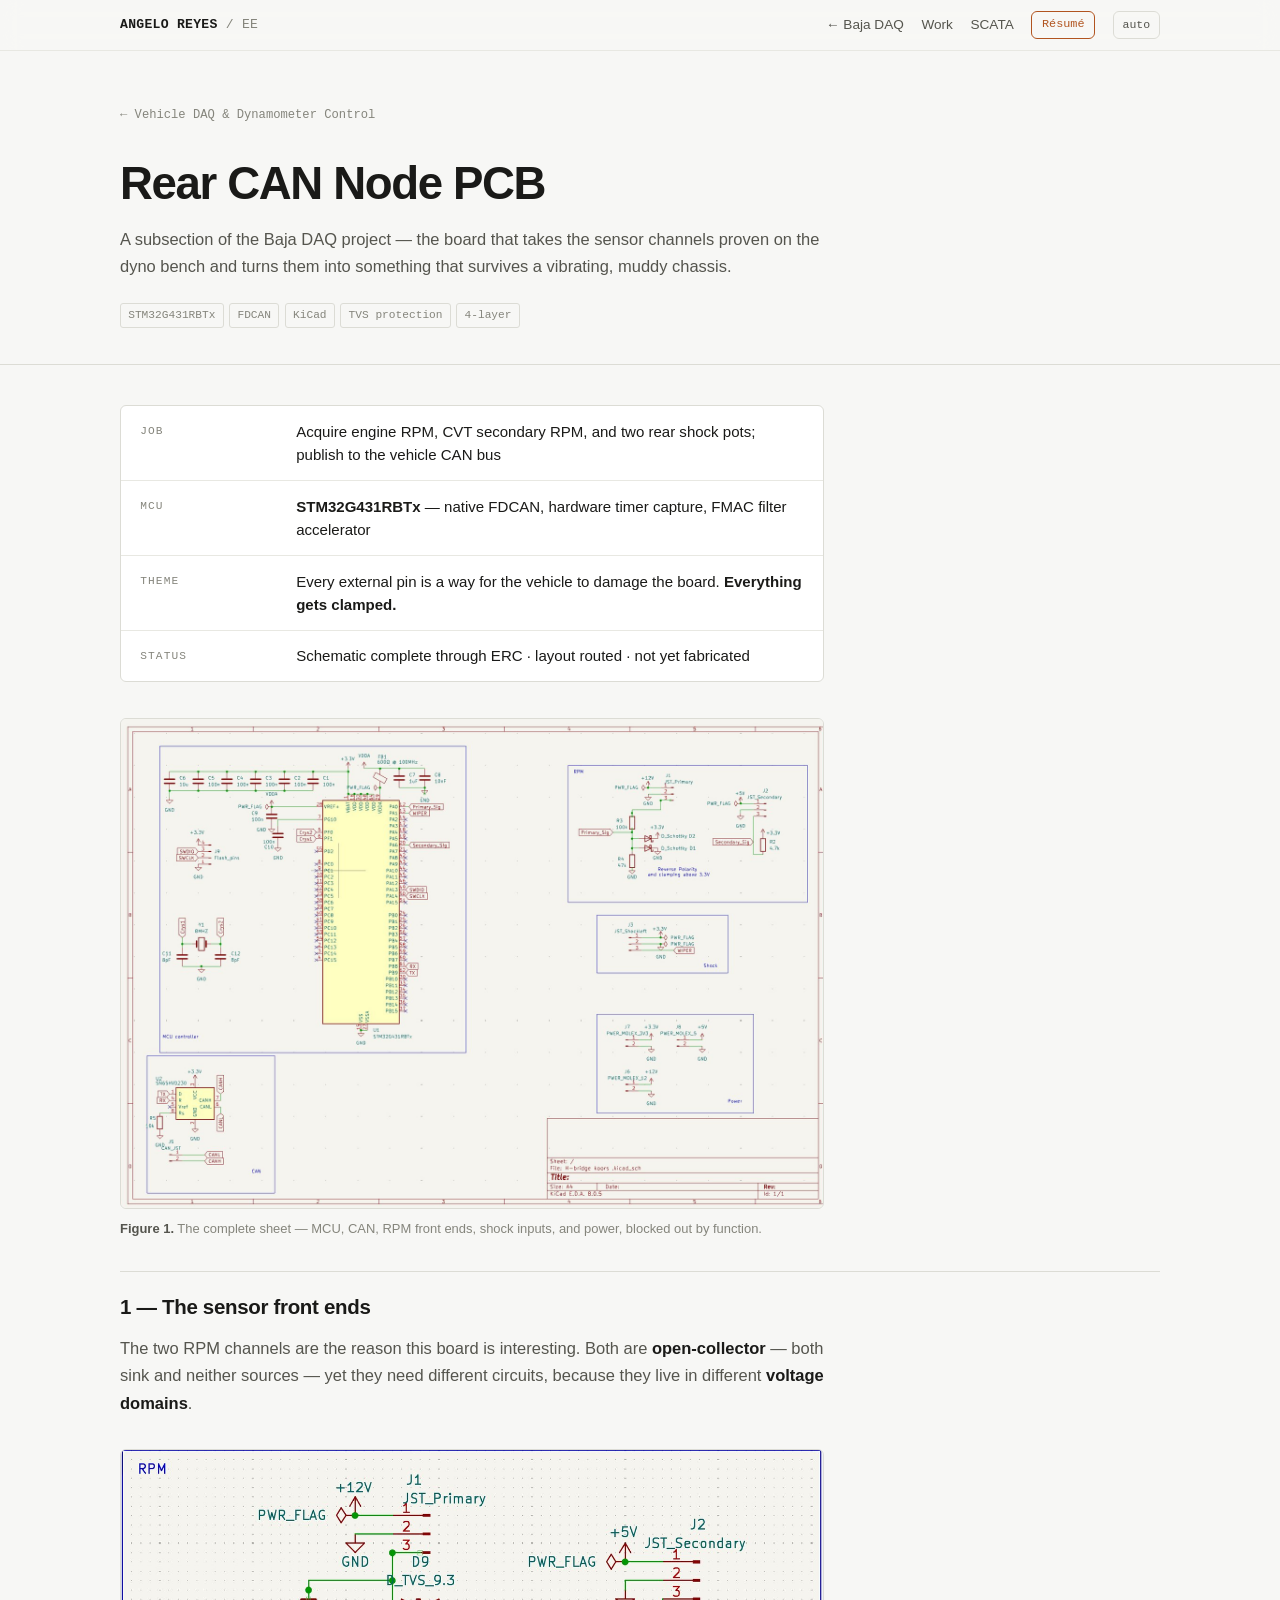
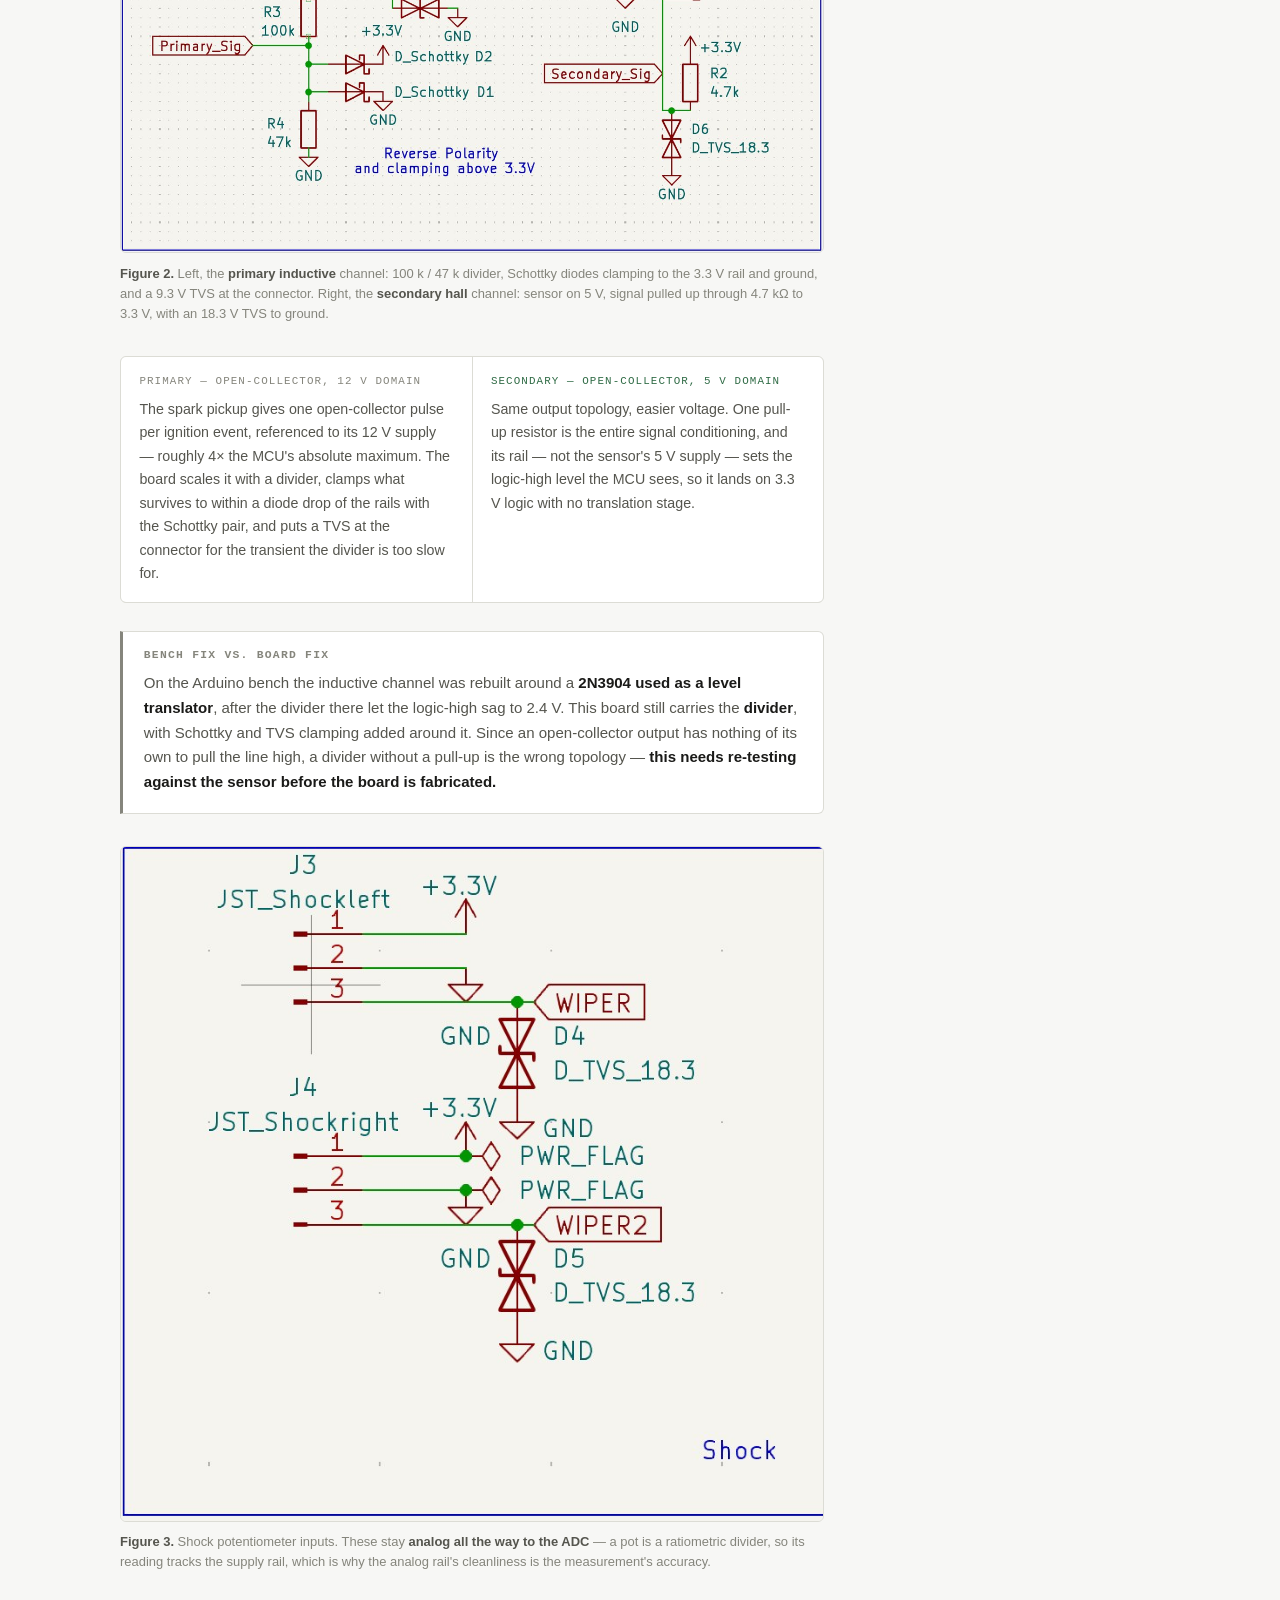
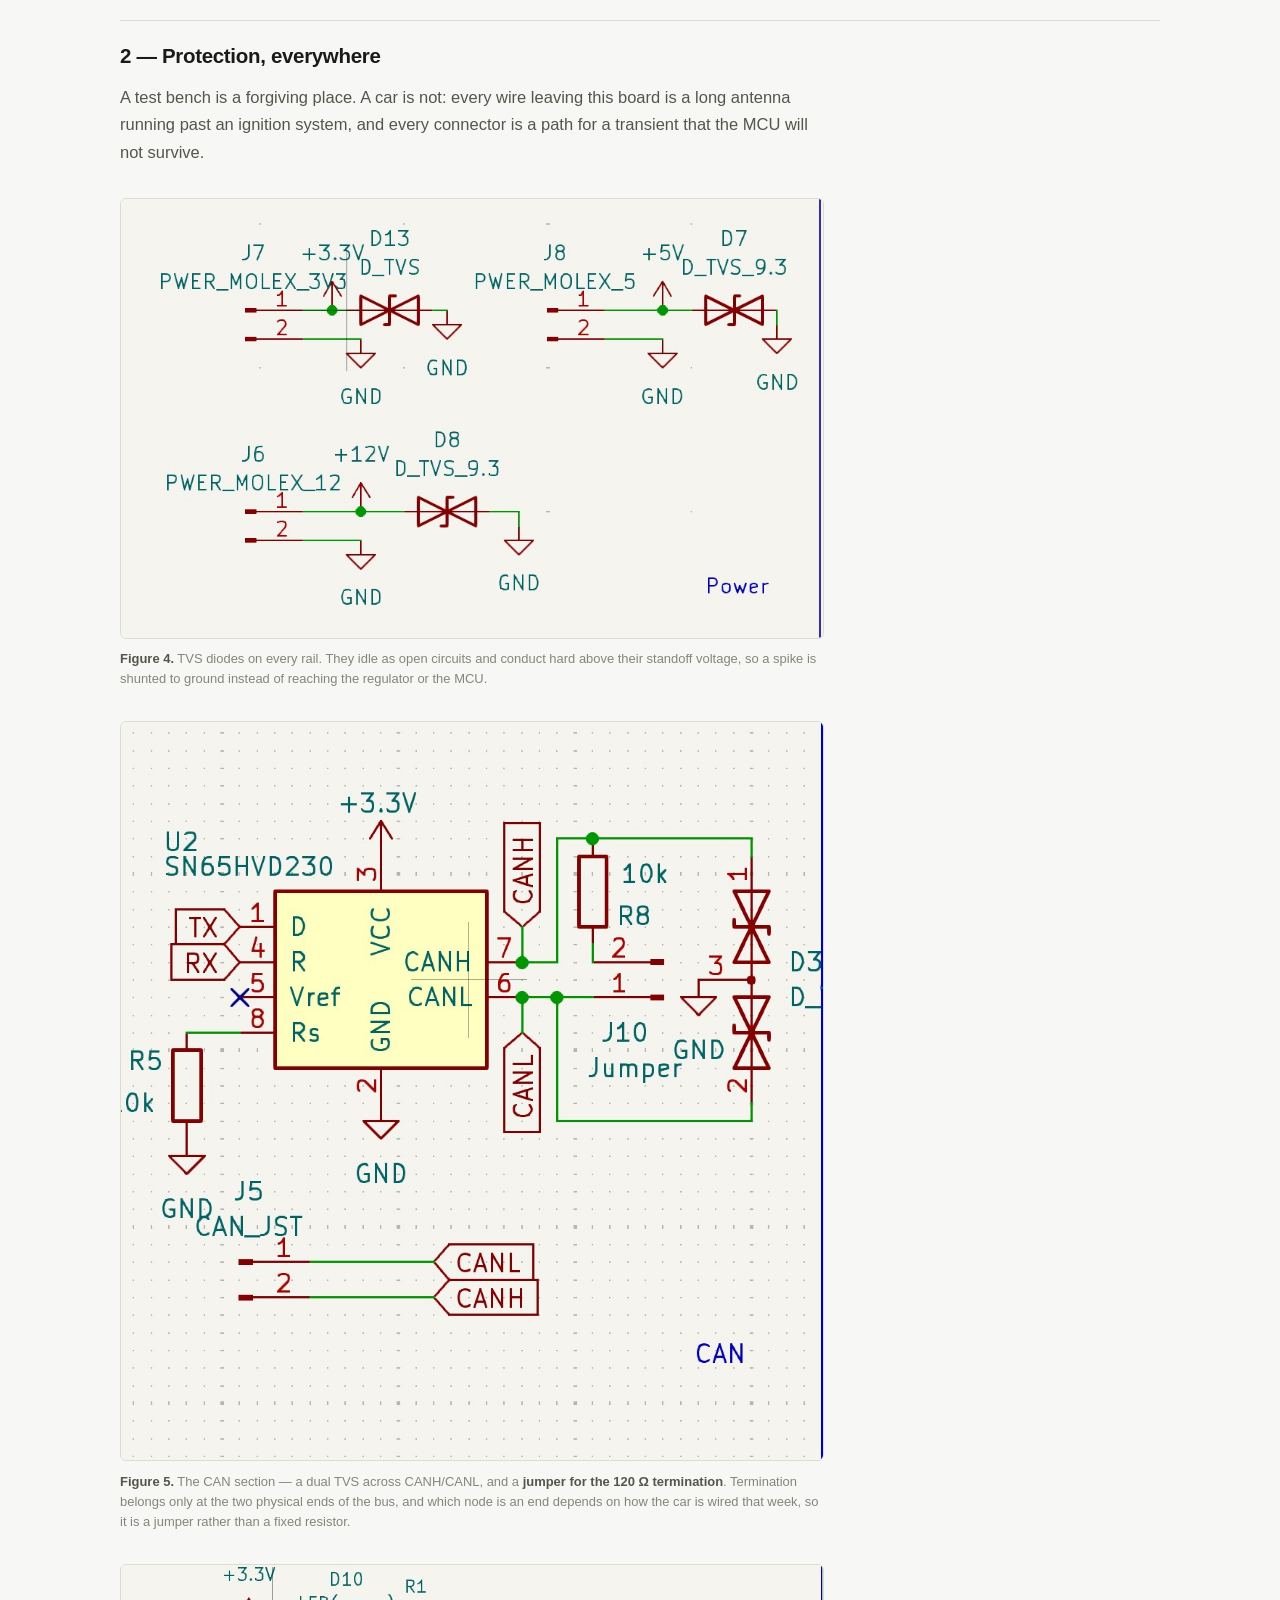
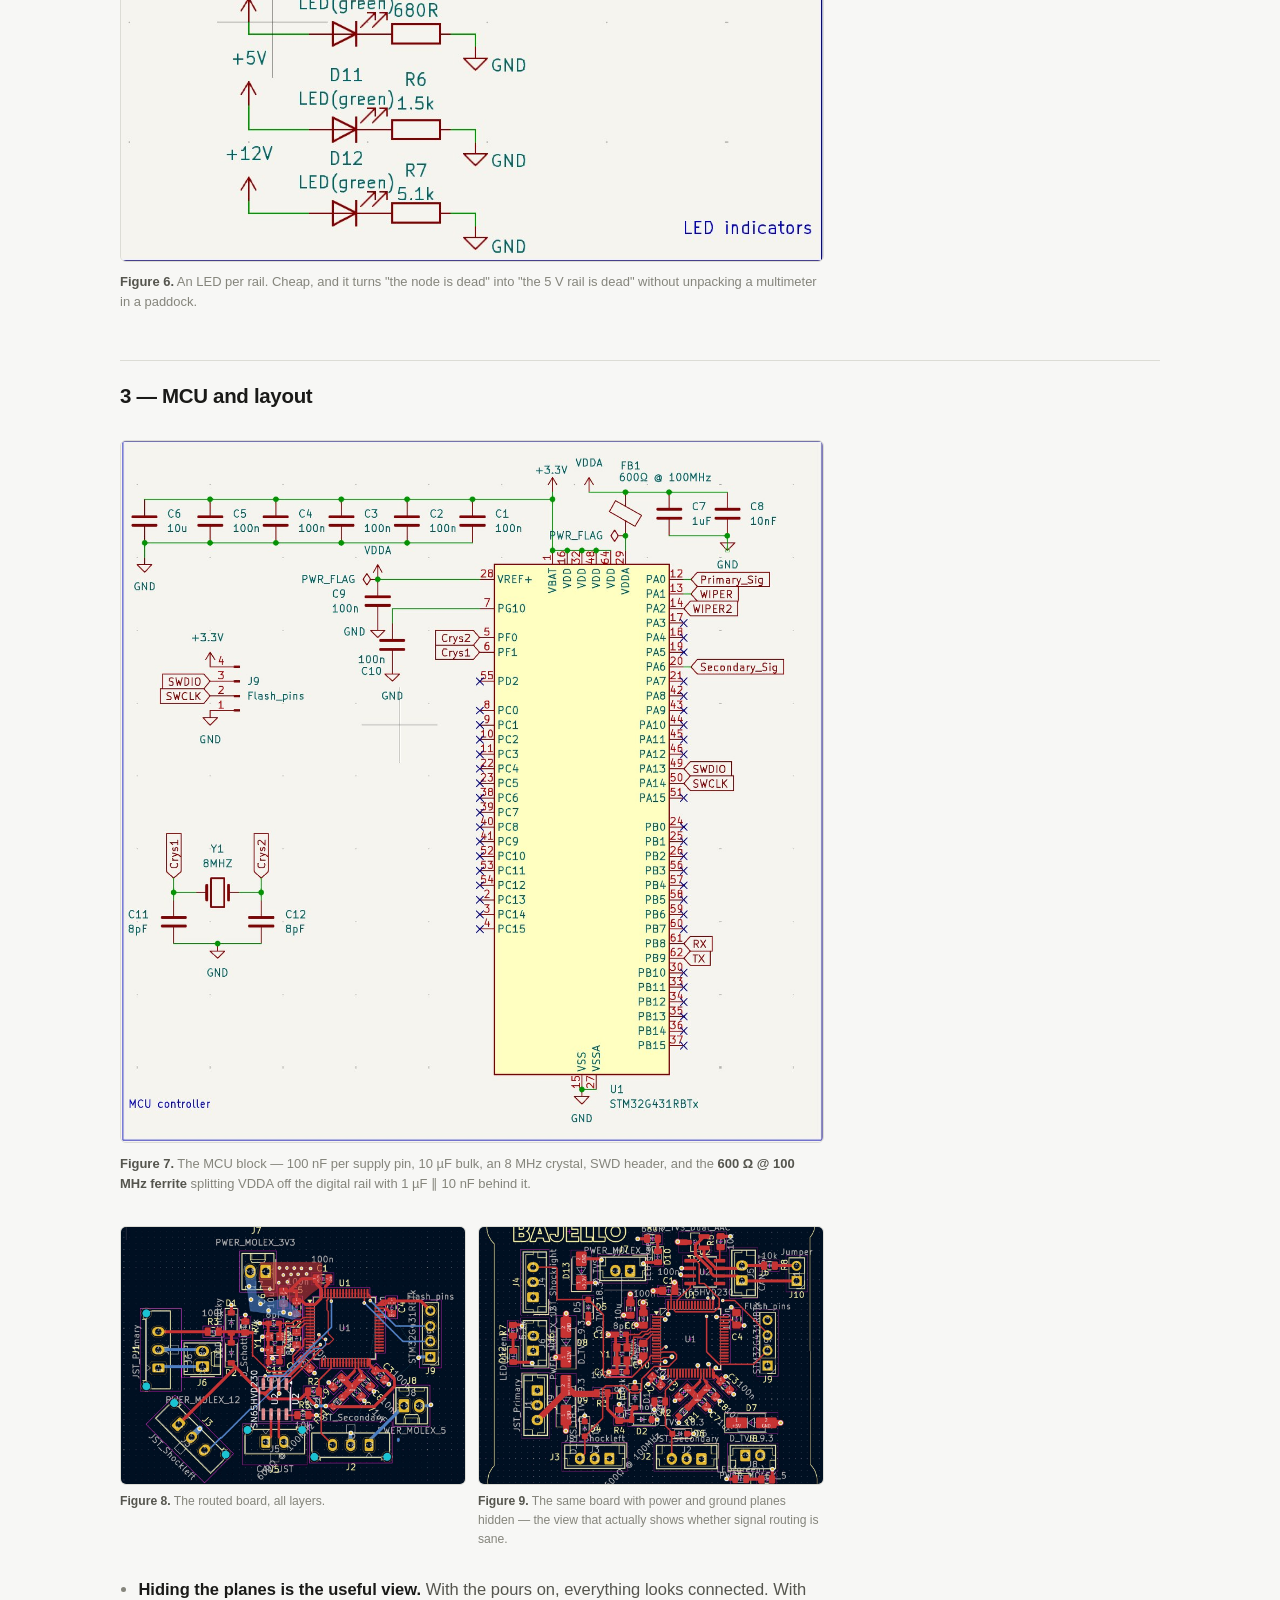
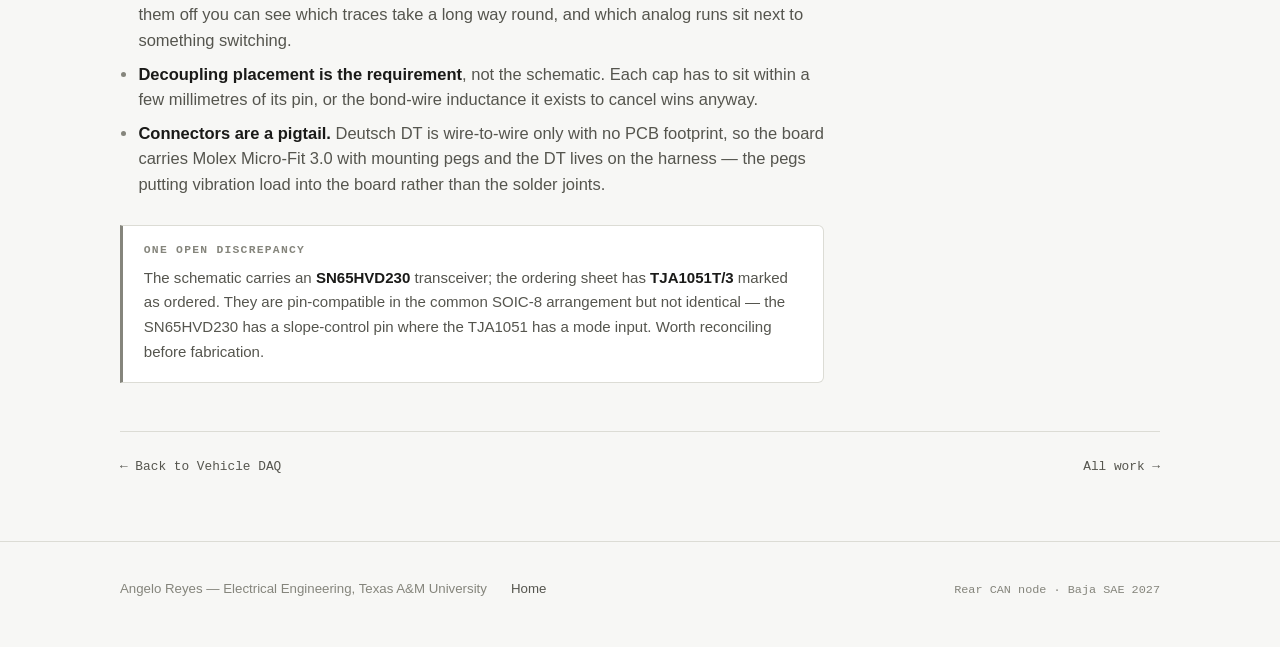
<file: projects/rear-can-node.html>
<!DOCTYPE html>
<html lang="en">
<head>
<meta charset="utf-8">
<meta name="viewport" content="width=device-width, initial-scale=1">
<title>Rear CAN Node PCB — Angelo Reyes</title>
<meta name="description" content="A distributed CAN node for Texas A&amp;M Baja SAE 2027 — STM32G431RBTx, native FDCAN, TVS-protected sensor front ends, and a four-layer layout.">
<link rel="icon" href="data:image/svg+xml,<svg xmlns='http://www.w3.org/2000/svg' viewBox='0 0 100 100'><text y='.9em' font-size='90'>⚡</text></svg>">
<link rel="stylesheet" href="../assets/css/site.css?v=8">
<script src="../assets/js/site.js?v=8"></script>
</head>
<body>

<header class="topbar">
  <div class="topbar__in">
    <a class="topbar__name" href="../index.html"><b>ANGELO REYES</b> <span>/ EE</span></a>
    <nav>
      <a href="baja-daq.html">← Baja DAQ</a>
      <a class="opt" href="../index.html#work">Work</a>
      <a class="opt" href="scata-arm.html">SCATA</a>
      <a class="resume" href="../assets/Angelo_Reyes_Resume.pdf" download>Résumé</a>
      <button class="themebtn" data-theme-toggle type="button">auto</button>
    </nav>
  </div>
</header>

<main>

<div class="arthead">
  <div class="wrap">
    <a class="crumb" href="baja-daq.html">← Vehicle DAQ &amp; Dynamometer Control</a>
    <h1>Rear CAN Node PCB</h1>
    <p class="sub">
      A subsection of the Baja DAQ project — the board that takes the sensor channels proven on
      the dyno bench and turns them into something that survives a vibrating, muddy chassis.
    </p>
    <div class="tags">
      <span>STM32G431RBTx</span><span>FDCAN</span><span>KiCad</span>
      <span>TVS protection</span><span>4-layer</span>
    </div>
  </div>
</div>

<article class="article">
  <div class="wrap">

    <dl class="glance">
      <div><dt>Job</dt><dd>Acquire engine RPM, CVT secondary RPM, and two rear shock pots; publish to the vehicle CAN bus</dd></div>
      <div><dt>MCU</dt><dd><b>STM32G431RBTx</b> — native FDCAN, hardware timer capture, FMAC filter accelerator</dd></div>
      <div><dt>Theme</dt><dd>Every external pin is a way for the vehicle to damage the board. <b>Everything gets clamped.</b></dd></div>
      <div><dt>Status</dt><dd>Schematic complete through ERC · layout routed · not yet fabricated</dd></div>
    </dl>

    <figure>
      <img src="../assets/img/rn-schematic-full.jpg" alt="Full KiCad schematic sheet for the rear CAN node, showing the STM32 block, CAN transceiver, RPM front ends, shock potentiometer inputs and power distribution.">
      <figcaption><b>Figure 1.</b> The complete sheet — MCU, CAN, RPM front ends, shock inputs, and power, blocked out by function.</figcaption>
    </figure>

    <!-- ============ 1 ============ -->
    <h2>1 — The sensor front ends</h2>

    <p>
      The two RPM channels are the reason this board is interesting. Both are
      <strong>open-collector</strong> — both sink and neither sources — yet they need different
      circuits, because they live in different <strong>voltage domains</strong>.
    </p>

    <figure>
      <img src="../assets/img/rn-rpm-frontends.jpg" alt="Schematic detail: the primary inductive channel with a 100k/47k divider, two Schottky clamp diodes and a 9.3 V TVS; the secondary hall channel with a 4.7k pull-up to 3.3 V and an 18.3 V TVS.">
      <figcaption>
        <b>Figure 2.</b> Left, the <b>primary inductive</b> channel: 100 k / 47 k divider,
        Schottky diodes clamping to the 3.3 V rail and ground, and a 9.3 V TVS at the connector.
        Right, the <b>secondary hall</b> channel: sensor on 5 V, signal pulled up through 4.7 kΩ
        to 3.3 V, with an 18.3 V TVS to ground.
      </figcaption>
    </figure>

    <div class="ba">
      <div class="b1">
        <h5>Primary — open-collector, 12 V domain</h5>
        <p>
          The spark pickup gives one open-collector pulse per ignition event, referenced to its
          12 V supply — roughly 4× the MCU's absolute maximum. The board scales it with a
          divider, clamps what survives to within a diode drop of the rails with the Schottky
          pair, and puts a TVS at the connector for the transient the divider is too slow for.
        </p>
      </div>
      <div class="b2">
        <h5>Secondary — open-collector, 5 V domain</h5>
        <p>
          Same output topology, easier voltage. One pull-up resistor is the entire signal
          conditioning, and its rail — not the sensor's 5 V supply — sets the logic-high level
          the MCU sees, so it lands on 3.3 V logic with no translation stage.
        </p>
      </div>
    </div>

    <div class="callout plain">
      <h4>Bench fix vs. board fix</h4>
      <p>
        On the Arduino bench the inductive channel was rebuilt around a <strong>2N3904 used as a
        level translator</strong>, after the divider there let the logic-high sag to 2.4 V. This
        board still carries the <strong>divider</strong>, with Schottky and TVS clamping added
        around it. Since an open-collector output has nothing of its own to pull the line high,
        a divider without a pull-up is the wrong topology — <strong>this needs re-testing
        against the sensor before the board is fabricated.</strong>
      </p>
    </div>

    <figure>
      <img src="../assets/img/rn-shockpots.jpg" alt="Schematic detail of the shock potentiometer inputs with their connectors, wiper nets and supply.">
      <figcaption>
        <b>Figure 3.</b> Shock potentiometer inputs. These stay <b>analog all the way to the
        ADC</b> — a pot is a ratiometric divider, so its reading tracks the supply rail, which is
        why the analog rail's cleanliness is the measurement's accuracy.
      </figcaption>
    </figure>

    <!-- ============ 2 ============ -->
    <h2>2 — Protection, everywhere</h2>

    <p>
      A test bench is a forgiving place. A car is not: every wire leaving this board is a long
      antenna running past an ignition system, and every connector is a path for a transient
      that the MCU will not survive.
    </p>

    <figure>
      <img src="../assets/img/rn-tvs-rails.jpg" alt="Schematic detail showing TVS diodes placed on each power rail for protection.">
      <figcaption><b>Figure 4.</b> TVS diodes on every rail. They idle as open circuits and conduct hard above their standoff voltage, so a spike is shunted to ground instead of reaching the regulator or the MCU.</figcaption>
    </figure>

    <figure>
      <img src="../assets/img/rn-can.jpg" alt="Schematic detail of the CAN section: transceiver, dual TVS diode across CANH and CANL, and a jumper for the bus termination resistor.">
      <figcaption>
        <b>Figure 5.</b> The CAN section — a dual TVS across CANH/CANL, and a
        <b>jumper for the 120 Ω termination</b>. Termination belongs only at the two physical
        ends of the bus, and which node is an end depends on how the car is wired that week, so
        it is a jumper rather than a fixed resistor.
      </figcaption>
    </figure>

    <figure>
      <img src="../assets/img/rn-leds.jpg" alt="Schematic detail showing indicator LEDs on each power rail.">
      <figcaption>
        <b>Figure 6.</b> An LED per rail. Cheap, and it turns "the node is dead" into "the 5 V
        rail is dead" without unpacking a multimeter in a paddock.
      </figcaption>
    </figure>

    <!-- ============ 3 ============ -->
    <h2>3 — MCU and layout</h2>

    <figure>
      <img src="../assets/img/rn-mcu.jpg" alt="Schematic detail of the STM32G431RBTx with its decoupling capacitors, crystal, SWD header and ferrite-isolated analog supply.">
      <figcaption>
        <b>Figure 7.</b> The MCU block — 100 nF per supply pin, 10 µF bulk, an 8 MHz crystal,
        SWD header, and the <b>600 Ω @ 100 MHz ferrite</b> splitting VDDA off the digital rail
        with 1 µF ∥ 10 nF behind it.
      </figcaption>
    </figure>

    <div class="gallery">
      <figure>
        <img src="../assets/img/rn-layout.jpg" alt="PCB layout with all copper layers visible, showing routed traces, pours and component placement.">
        <figcaption><b>Figure 8.</b> The routed board, all layers.</figcaption>
      </figure>
      <figure>
        <img src="../assets/img/rn-layout-signal.jpg" alt="The same PCB layout with the power and ground planes hidden, leaving only signal routing visible.">
        <figcaption><b>Figure 9.</b> The same board with power and ground planes hidden — the view that actually shows whether signal routing is sane.</figcaption>
      </figure>
    </div>

    <ul class="tight">
      <li><strong>Hiding the planes is the useful view.</strong> With the pours on, everything looks connected. With them off you can see which traces take a long way round, and which analog runs sit next to something switching.</li>
      <li><strong>Decoupling placement is the requirement</strong>, not the schematic. Each cap has to sit within a few millimetres of its pin, or the bond-wire inductance it exists to cancel wins anyway.</li>
      <li><strong>Connectors are a pigtail.</strong> Deutsch DT is wire-to-wire only with no PCB footprint, so the board carries Molex Micro-Fit 3.0 with mounting pegs and the DT lives on the harness — the pegs putting vibration load into the board rather than the solder joints.</li>
    </ul>

    <div class="callout plain">
      <h4>One open discrepancy</h4>
      <p>
        The schematic carries an <strong>SN65HVD230</strong> transceiver; the ordering sheet has
        <strong>TJA1051T/3</strong> marked as ordered. They are pin-compatible in the common
        SOIC-8 arrangement but not identical — the SN65HVD230 has a slope-control pin where the
        TJA1051 has a mode input. Worth reconciling before fabrication.
      </p>
    </div>

    <nav class="artnav">
      <a href="baja-daq.html">← Back to Vehicle DAQ</a>
      <a href="../index.html#work">All work →</a>
    </nav>

  </div>
</article>

</main>

<footer>
  <div class="wrap in">
    <span>Angelo Reyes — Electrical Engineering, Texas A&amp;M University</span>
    <a href="../index.html">Home</a>
    <span class="sp">Rear CAN node · Baja SAE 2027</span>
  </div>
</footer>

</body>
</html>
</file>
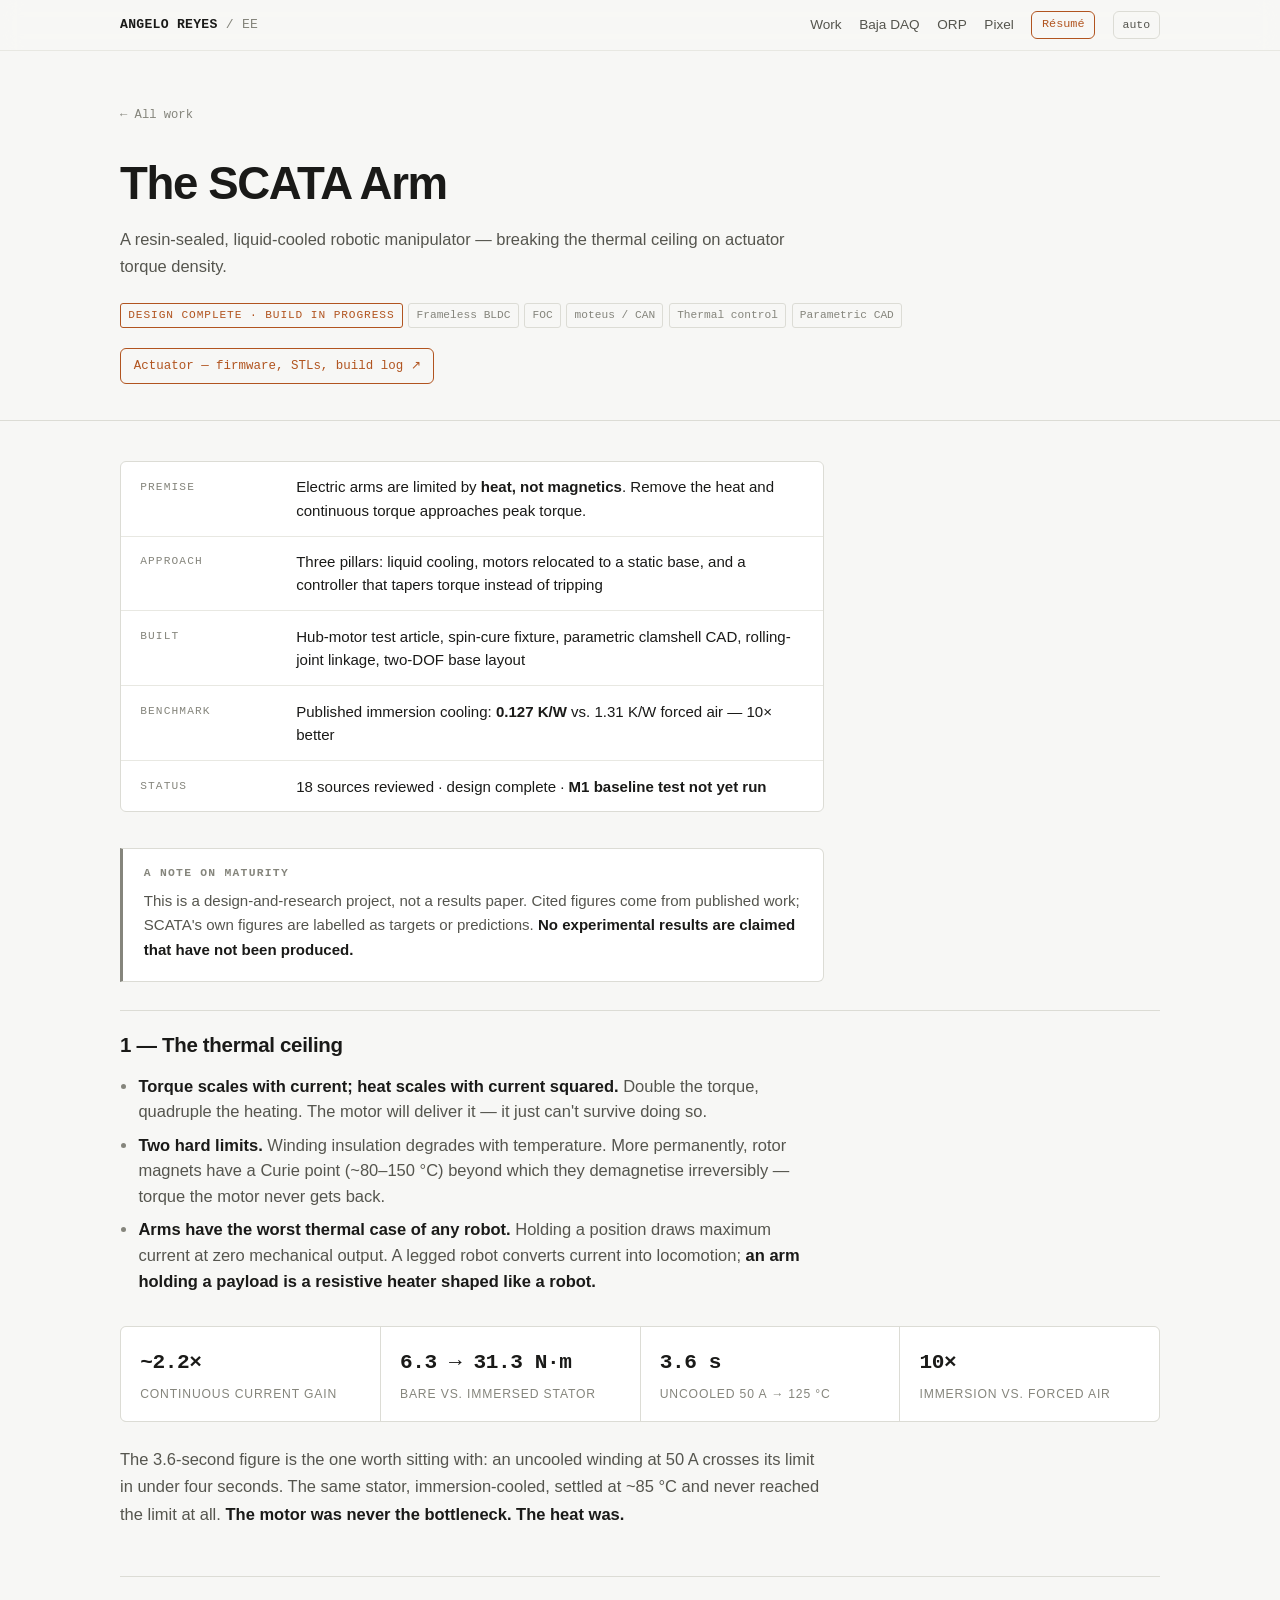
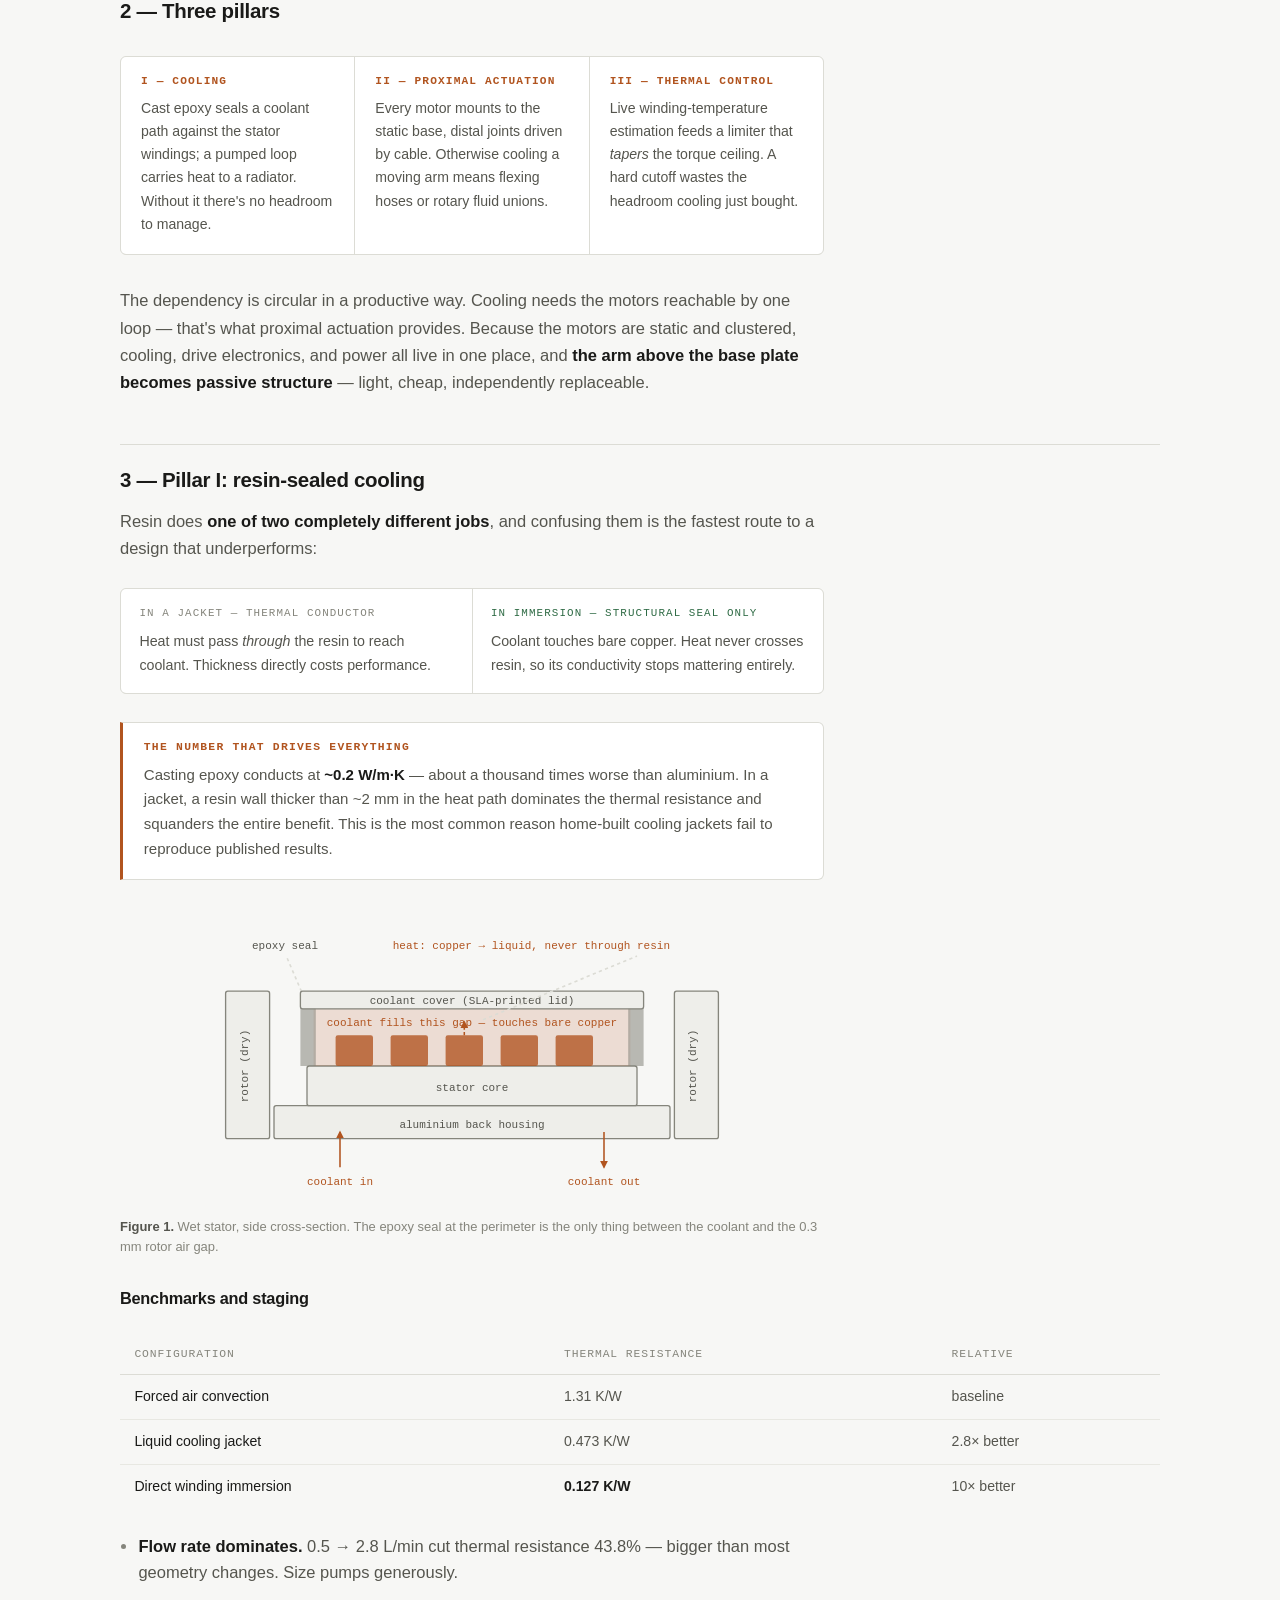
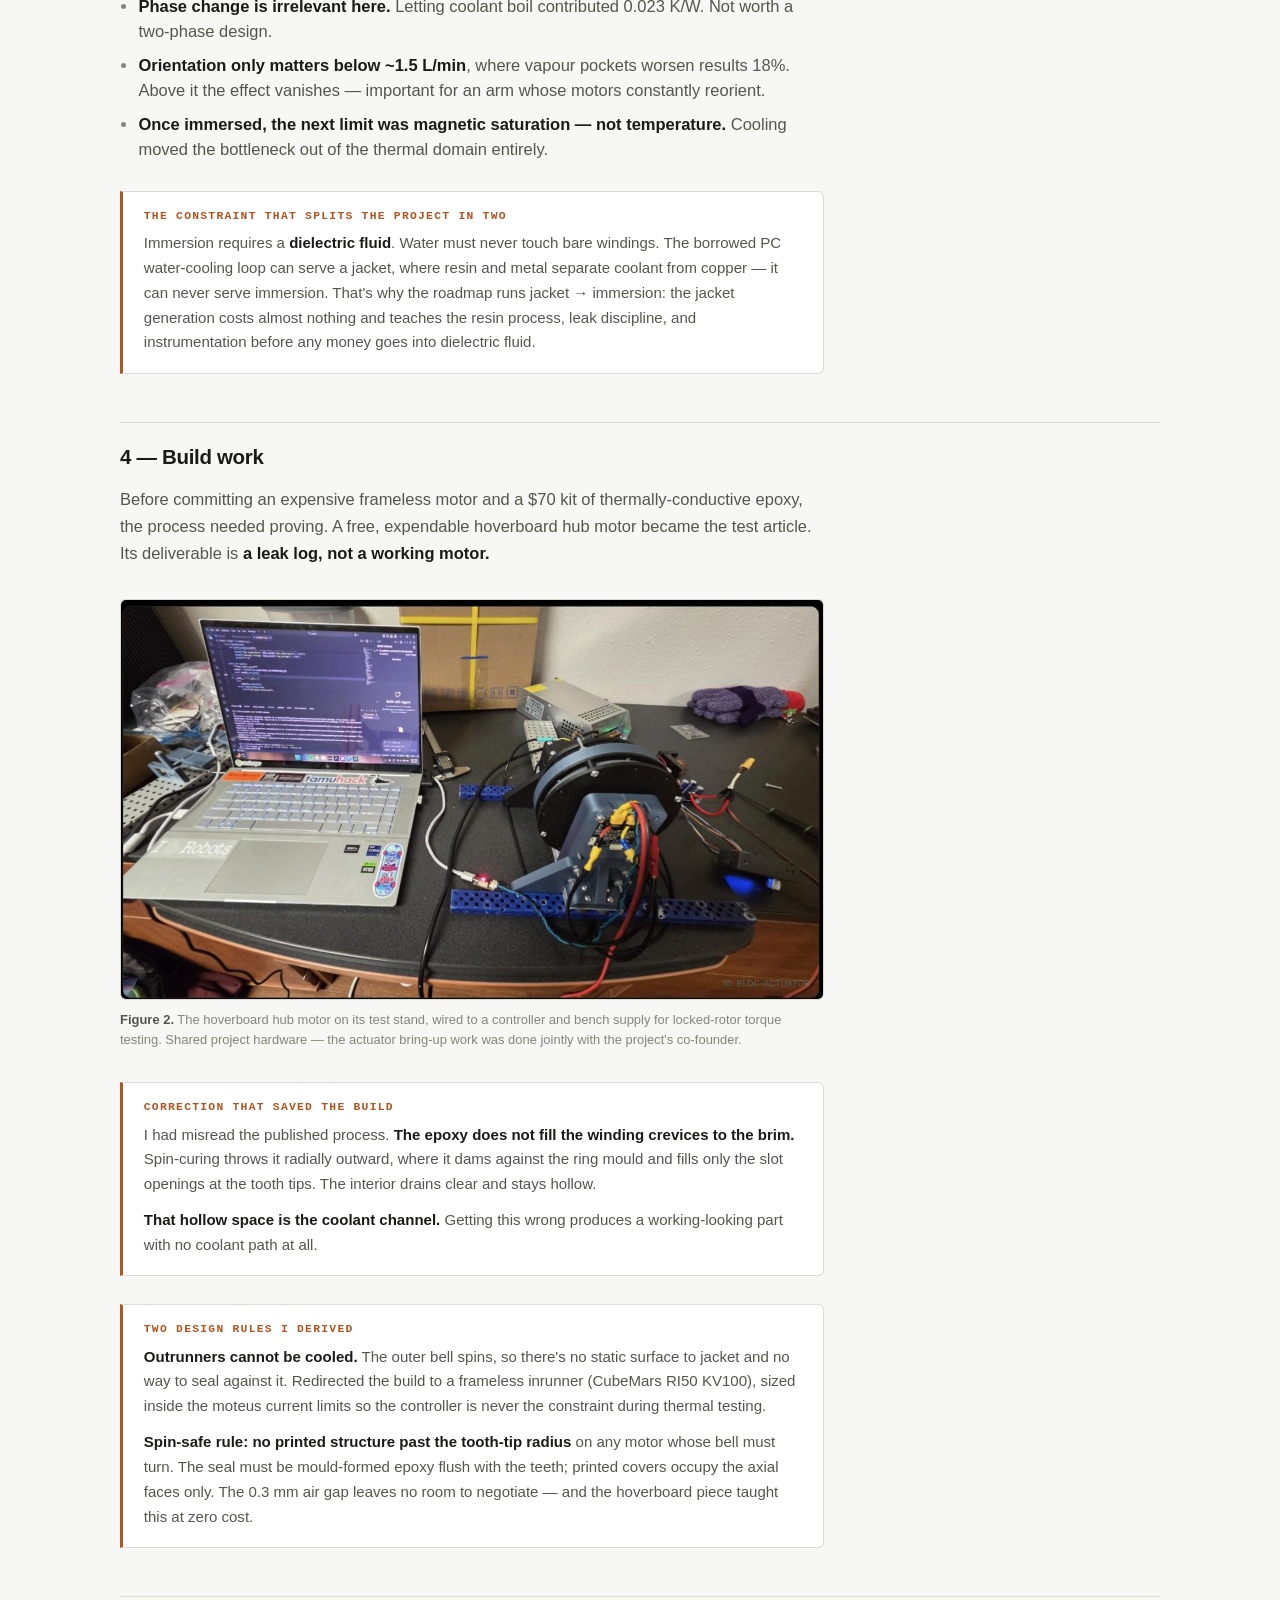
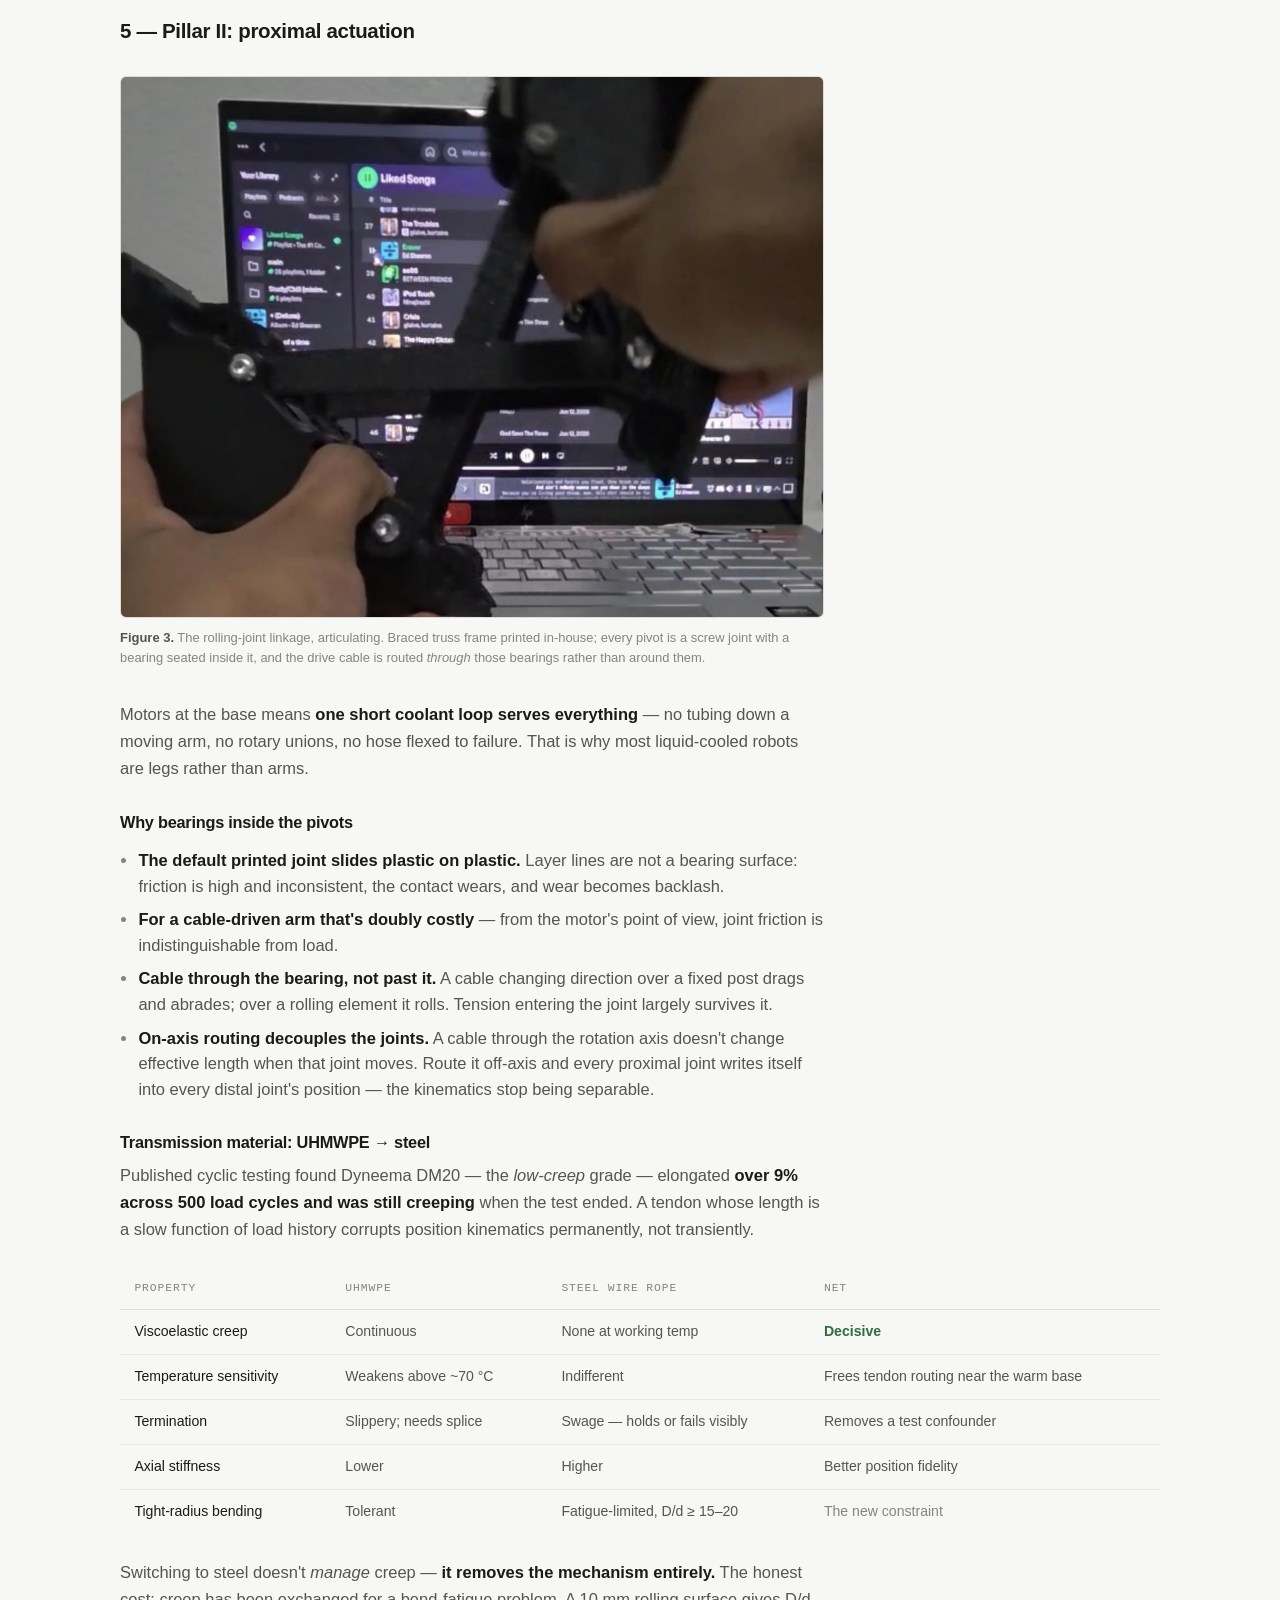
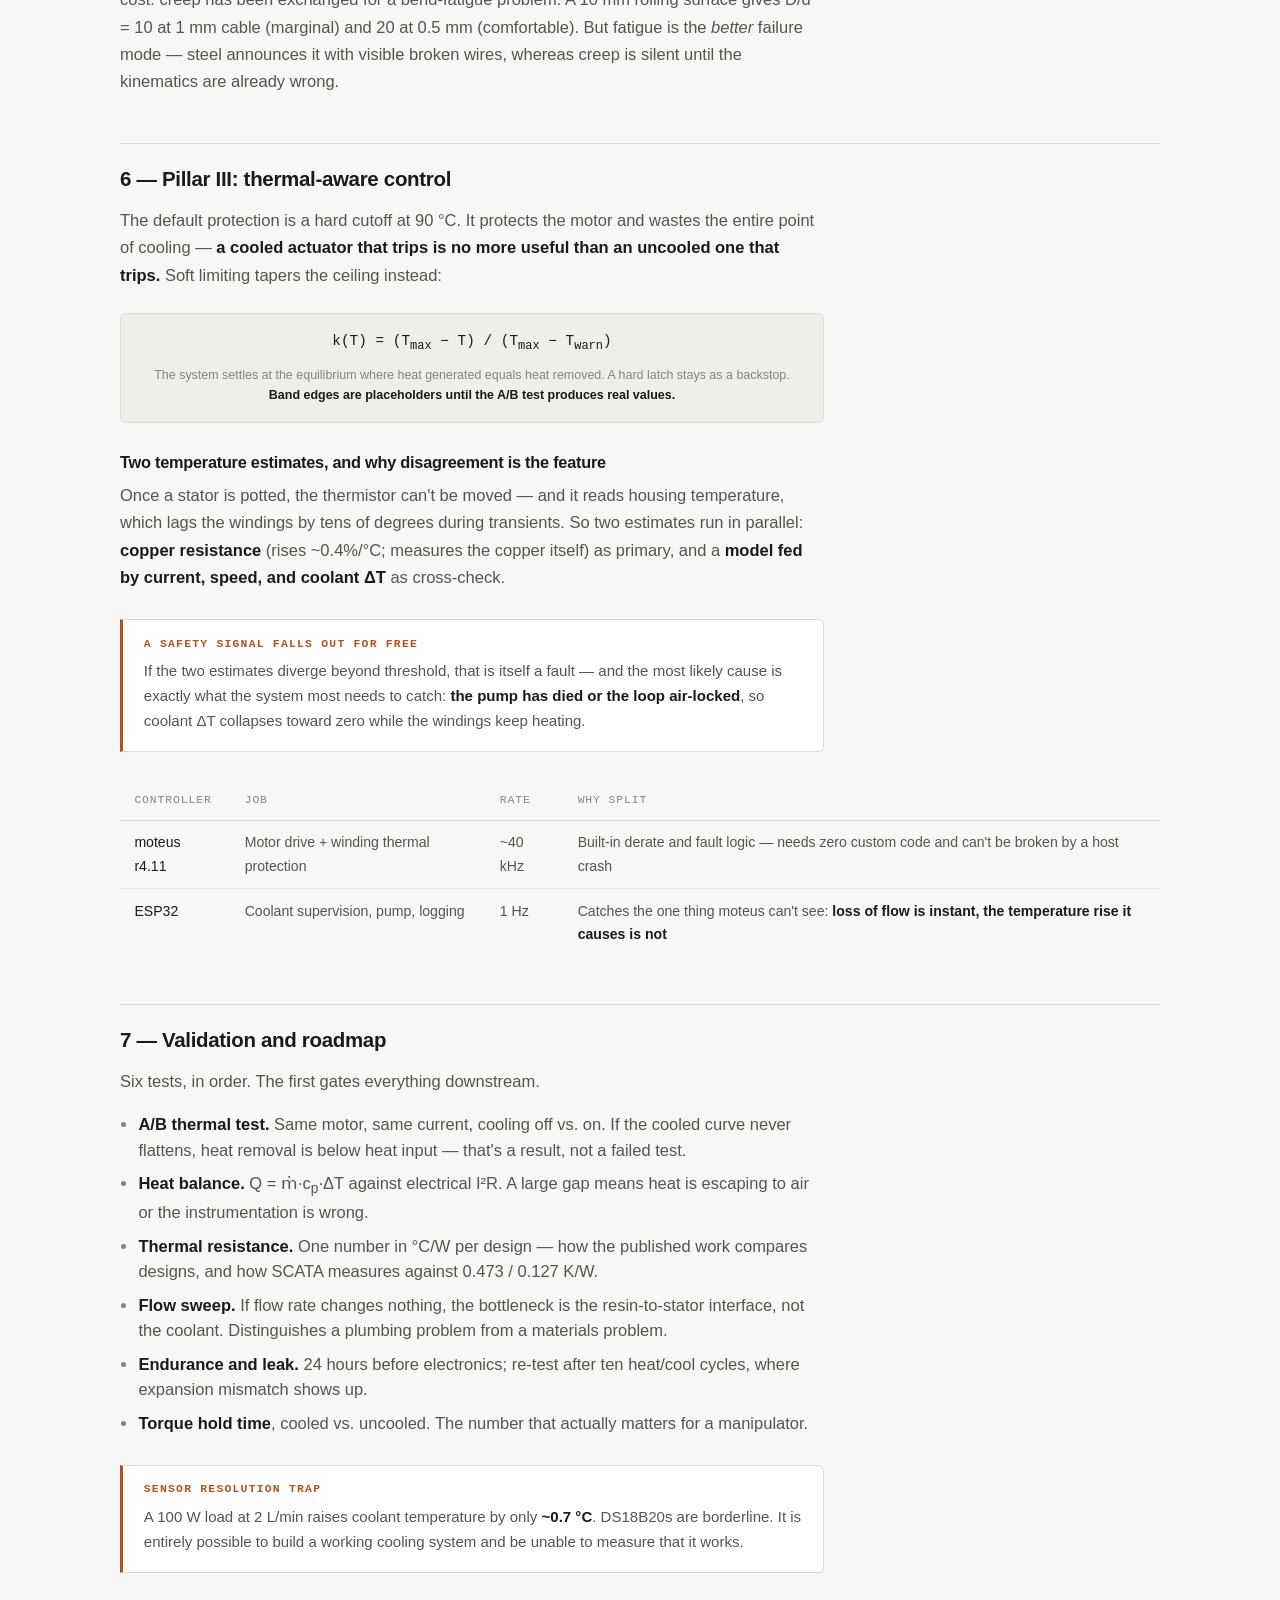
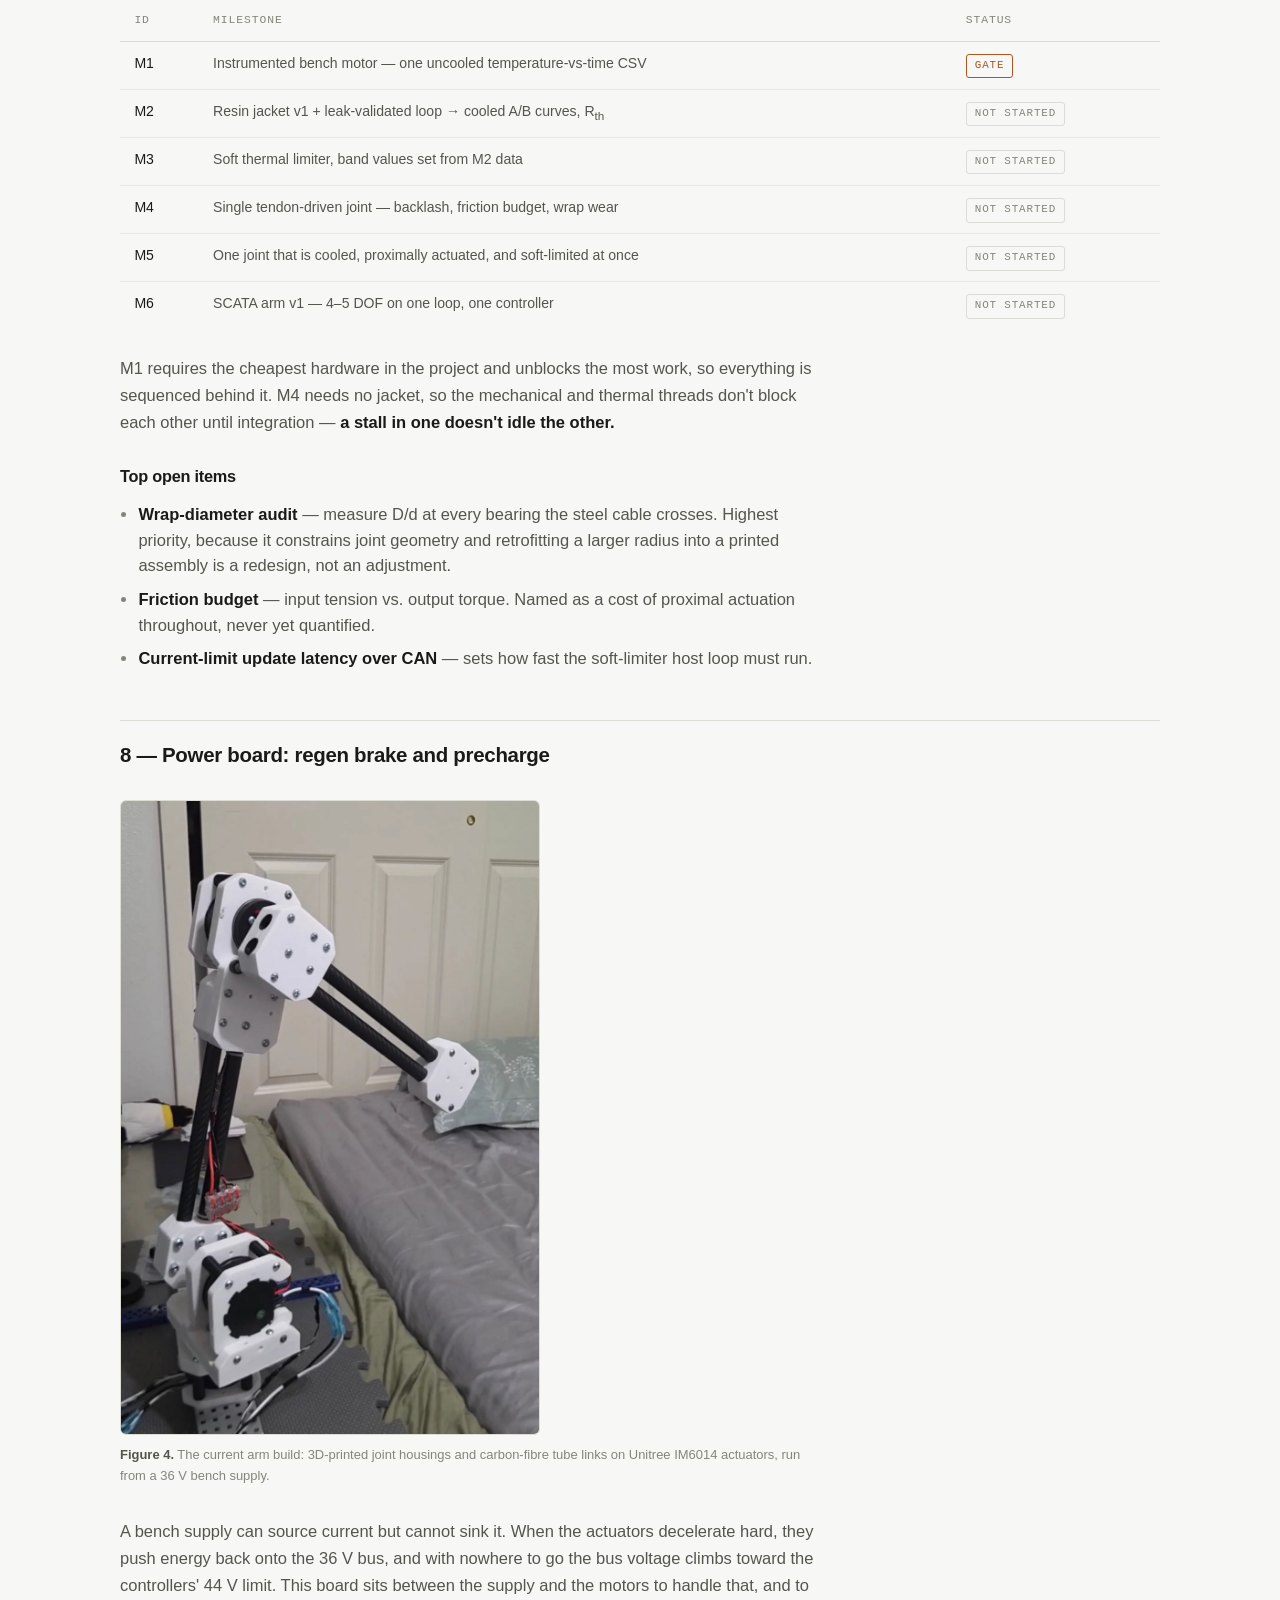
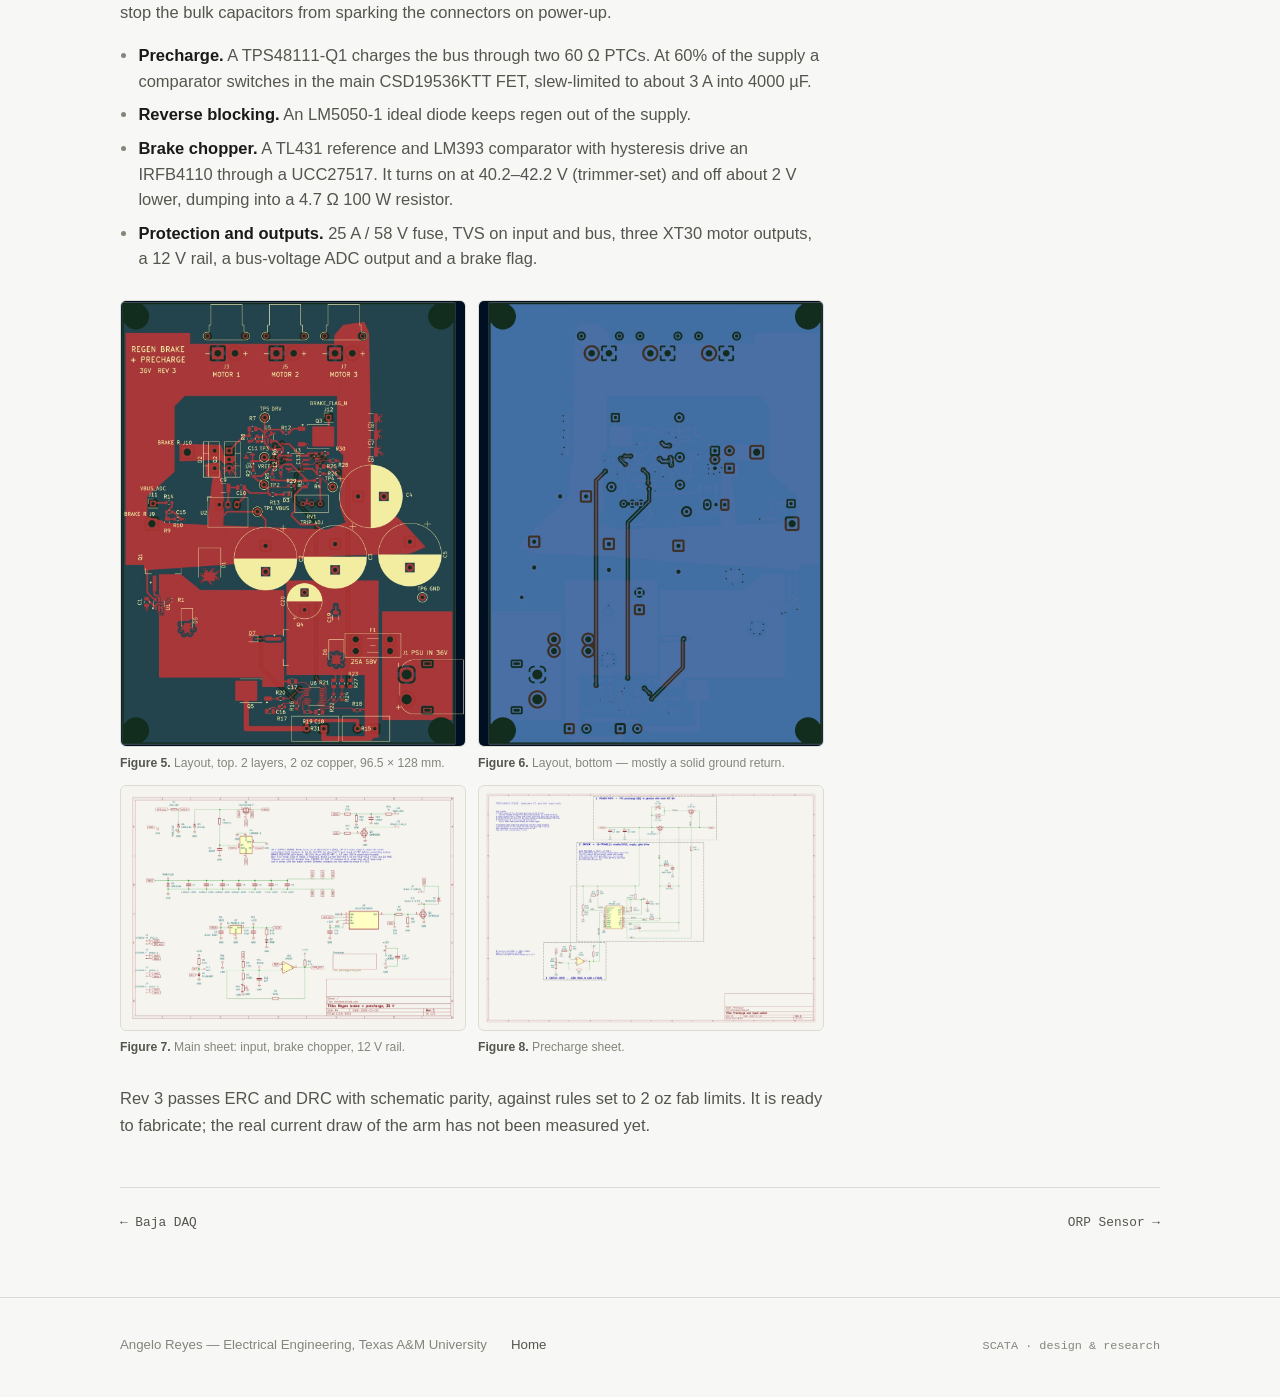
<file: projects/scata-arm.html>
<!DOCTYPE html>
<html lang="en">
<head>
<meta charset="utf-8">
<meta name="viewport" content="width=device-width, initial-scale=1">
<title>SCATA Arm — Liquid-Cooled Robot Manipulator — Angelo Reyes</title>
<meta name="description" content="A resin-sealed, liquid-cooled robotic manipulator breaking the thermal ceiling on actuator torque density using proximal actuation and thermally-aware control.">
<link rel="icon" href="data:image/svg+xml,<svg xmlns='http://www.w3.org/2000/svg' viewBox='0 0 100 100'><text y='.9em' font-size='90'>⚡</text></svg>">
<link rel="stylesheet" href="../assets/css/site.css?v=8">
<script src="../assets/js/site.js?v=8"></script>
<style>
  .dgm { width: 100%; height: auto; }
  .dgm .stroke  { stroke: var(--line); fill: none; stroke-width: 1.5; }
  .dgm .metal   { fill: var(--bg-sunken); stroke: var(--ink-dim); stroke-width: 1.2; }
  .dgm .copper  { fill: var(--accent); opacity: .78; }
  .dgm .epoxy   { fill: var(--ink-dim); opacity: .55; }
  .dgm .fluid   { fill: var(--accent); opacity: .16; }
  .dgm .fluidln { stroke: var(--accent); stroke-width: 1.4; fill: none; }
  .dgm text     { font-family: var(--mono); font-size: 10px; fill: var(--ink-mid); }
  .dgm text.hi  { fill: var(--accent); }
  .pillars { display: grid; gap: 1px; background: var(--line); border: 1px solid var(--line); border-radius: var(--r); overflow: hidden; margin: 2rem 0; max-width: var(--w-text); }
  @media (min-width: 760px) { .pillars { grid-template-columns: repeat(3, 1fr); } }
  .pillar { background: var(--bg-raised); padding: 1.15rem 1.25rem; }
  .pillar h4 { font-family: var(--mono); font-size: .7rem; letter-spacing: .1em; text-transform: uppercase; color: var(--accent); margin-bottom: .5rem; }
  .pillar p { margin: 0; font-size: .88rem; color: var(--ink-mid); max-width: none; }
</style>
</head>
<body>

<header class="topbar">
  <div class="topbar__in">
    <a class="topbar__name" href="../index.html"><b>ANGELO REYES</b> <span>/ EE</span></a>
    <nav>
      <a href="../index.html#work">Work</a>
      <a href="baja-daq.html">Baja DAQ</a>
      <a class="opt" href="orp-sensor.html">ORP</a>
      <a class="opt" href="pixel-generation.html">Pixel</a>
      <a class="resume" href="../assets/Angelo_Reyes_Resume.pdf" download>Résumé</a>
      <button class="themebtn" data-theme-toggle type="button">auto</button>
    </nav>
  </div>
</header>

<main>

<div class="arthead">
  <div class="wrap">
    <a class="crumb" href="../index.html#work">← All work</a>
    <h1>The SCATA Arm</h1>
    <p class="sub">
      A resin-sealed, liquid-cooled robotic manipulator — breaking the thermal ceiling on
      actuator torque density.
    </p>
    <div class="tags">
      <span class="pill wip">Design complete · build in progress</span>
      <span>Frameless BLDC</span><span>FOC</span><span>moteus / CAN</span>
      <span>Thermal control</span><span>Parametric CAD</span>
    </div>
    <div class="linkrow" style="margin-top:1.25rem">
      <a class="primary" href="https://github.com/ANGELOREYES-afk/Actuator">Actuator — firmware, STLs, build log ↗</a>
    </div>
  </div>
</div>

<article class="article">
  <div class="wrap">

    <dl class="glance">
      <div><dt>Premise</dt><dd>Electric arms are limited by <b>heat, not magnetics</b>. Remove the heat and continuous torque approaches peak torque.</dd></div>
      <div><dt>Approach</dt><dd>Three pillars: liquid cooling, motors relocated to a static base, and a controller that tapers torque instead of tripping</dd></div>
      <div><dt>Built</dt><dd>Hub-motor test article, spin-cure fixture, parametric clamshell CAD, rolling-joint linkage, two-DOF base layout</dd></div>
      <div><dt>Benchmark</dt><dd>Published immersion cooling: <b>0.127 K/W</b> vs. 1.31 K/W forced air — 10× better</dd></div>
      <div><dt>Status</dt><dd>18 sources reviewed · design complete · <b>M1 baseline test not yet run</b></dd></div>
    </dl>

    <div class="callout plain">
      <h4>A note on maturity</h4>
      <p>
        This is a design-and-research project, not a results paper. Cited figures come from
        published work; SCATA's own figures are labelled as targets or predictions.
        <strong>No experimental results are claimed that have not been produced.</strong>
      </p>
    </div>

    <!-- ============ 1 ============ -->
    <h2>1 — The thermal ceiling</h2>

    <ul class="tight">
      <li><strong>Torque scales with current; heat scales with current squared.</strong> Double the torque, quadruple the heating. The motor will deliver it — it just can't survive doing so.</li>
      <li><strong>Two hard limits.</strong> Winding insulation degrades with temperature. More permanently, rotor magnets have a Curie point (~80–150 °C) beyond which they demagnetise irreversibly — torque the motor never gets back.</li>
      <li><strong>Arms have the worst thermal case of any robot.</strong> Holding a position draws maximum current at zero mechanical output. A legged robot converts current into locomotion; <strong>an arm holding a payload is a resistive heater shaped like a robot.</strong></li>
    </ul>

    <div class="stats">
      <div class="stat"><b>~2.2×</b><span>Continuous current gain</span></div>
      <div class="stat"><b>6.3 → 31.3 N·m</b><span>Bare vs. immersed stator</span></div>
      <div class="stat"><b>3.6 s</b><span>Uncooled 50 A → 125 °C</span></div>
      <div class="stat"><b>10×</b><span>Immersion vs. forced air</span></div>
    </div>

    <p style="margin-top:1.5rem">
      The 3.6-second figure is the one worth sitting with: an uncooled winding at 50 A crosses
      its limit in under four seconds. The same stator, immersion-cooled, settled at ~85 °C and
      never reached the limit at all. <strong>The motor was never the bottleneck. The heat
      was.</strong>
    </p>

    <!-- ============ 2 ============ -->
    <h2>2 — Three pillars</h2>

    <div class="pillars">
      <div class="pillar">
        <h4>I — Cooling</h4>
        <p>Cast epoxy seals a coolant path against the stator windings; a pumped loop carries heat to a radiator. Without it there's no headroom to manage.</p>
      </div>
      <div class="pillar">
        <h4>II — Proximal actuation</h4>
        <p>Every motor mounts to the static base, distal joints driven by cable. Otherwise cooling a moving arm means flexing hoses or rotary fluid unions.</p>
      </div>
      <div class="pillar">
        <h4>III — Thermal control</h4>
        <p>Live winding-temperature estimation feeds a limiter that <em>tapers</em> the torque ceiling. A hard cutoff wastes the headroom cooling just bought.</p>
      </div>
    </div>

    <p>
      The dependency is circular in a productive way. Cooling needs the motors reachable by one
      loop — that's what proximal actuation provides. Because the motors are static and
      clustered, cooling, drive electronics, and power all live in one place, and
      <strong>the arm above the base plate becomes passive structure</strong> — light, cheap,
      independently replaceable.
    </p>

    <!-- ============ 3 ============ -->
    <h2>3 — Pillar I: resin-sealed cooling</h2>

    <p>
      Resin does <strong>one of two completely different jobs</strong>, and confusing them is
      the fastest route to a design that underperforms:
    </p>

    <div class="ba">
      <div class="b1">
        <h5>In a jacket — thermal conductor</h5>
        <p>Heat must pass <em>through</em> the resin to reach coolant. Thickness directly costs performance.</p>
      </div>
      <div class="b2">
        <h5>In immersion — structural seal only</h5>
        <p>Coolant touches bare copper. Heat never crosses resin, so its conductivity stops mattering entirely.</p>
      </div>
    </div>

    <div class="callout">
      <h4>The number that drives everything</h4>
      <p>
        Casting epoxy conducts at <strong>~0.2 W/m·K</strong> — about a thousand times worse than
        aluminium. In a jacket, a resin wall thicker than ~2 mm in the heat path dominates the
        thermal resistance and squanders the entire benefit. This is the most common reason
        home-built cooling jackets fail to reproduce published results.
      </p>
    </div>

    <figure>
      <svg class="dgm" viewBox="0 0 640 260" role="img" aria-labelledby="wsTitle wsDesc">
        <title id="wsTitle">Wet stator cross-section</title>
        <desc id="wsDesc">Coolant enters through the housing, floods the cavity above the bare copper windings, and exits the opposite side. An epoxy perimeter seal separates the coolant from the rotor air gap. Heat passes straight from copper into liquid without crossing resin.</desc>

        <rect class="metal" x="140" y="176" width="360" height="30" rx="2"/>
        <text x="320" y="196" text-anchor="middle">aluminium back housing</text>

        <rect class="metal" x="170" y="140" width="300" height="36" rx="2"/>
        <text x="320" y="163" text-anchor="middle">stator core</text>

        <rect class="copper" x="196" y="112" width="34" height="28" rx="2"/>
        <rect class="copper" x="246" y="112" width="34" height="28" rx="2"/>
        <rect class="copper" x="296" y="112" width="34" height="28" rx="2"/>
        <rect class="copper" x="346" y="112" width="34" height="28" rx="2"/>
        <rect class="copper" x="396" y="112" width="34" height="28" rx="2"/>

        <rect class="fluid" x="176" y="86" width="288" height="54"/>
        <text class="hi" x="320" y="104" text-anchor="middle">coolant fills this gap — touches bare copper</text>

        <rect class="epoxy" x="164" y="86" width="14" height="54"/>
        <rect class="epoxy" x="462" y="86" width="14" height="54"/>
        <text x="150" y="34" text-anchor="middle">epoxy seal</text>
        <line class="stroke" x1="152" y1="42" x2="170" y2="84" stroke-dasharray="3 3"/>

        <rect class="metal" x="164" y="72" width="312" height="16" rx="2"/>
        <text x="320" y="84" text-anchor="middle">coolant cover (SLA-printed lid)</text>

        <rect class="metal" x="96" y="72" width="40" height="134" rx="2"/>
        <rect class="metal" x="504" y="72" width="40" height="134" rx="2"/>
        <text x="116" y="140" text-anchor="middle" transform="rotate(-90 116 140)">rotor (dry)</text>
        <text x="524" y="140" text-anchor="middle" transform="rotate(-90 524 140)">rotor (dry)</text>

        <path class="fluidln" d="M 200 232 L 200 200" marker-end="url(#ar)"/>
        <path class="fluidln" d="M 440 200 L 440 232" marker-end="url(#ar)"/>
        <text class="hi" x="200" y="248" text-anchor="middle">coolant in</text>
        <text class="hi" x="440" y="248" text-anchor="middle">coolant out</text>

        <path class="fluidln" d="M 313 112 L 313 100" marker-end="url(#ar)" stroke-dasharray="3 2"/>
        <text class="hi" x="500" y="34" text-anchor="end">heat: copper → liquid, never through resin</text>
        <line class="stroke" x1="330" y1="98" x2="470" y2="40" stroke-dasharray="3 3"/>

        <defs>
          <marker id="ar" viewBox="0 0 10 10" refX="8" refY="5" markerWidth="5" markerHeight="5" orient="auto">
            <path d="M 0 0 L 10 5 L 0 10 z" style="fill:var(--accent)"/>
          </marker>
        </defs>
      </svg>
      <figcaption>
        <b>Figure 1.</b> Wet stator, side cross-section. The epoxy seal at the perimeter is the
        only thing between the coolant and the 0.3 mm rotor air gap.
      </figcaption>
    </figure>

    <h3>Benchmarks and staging</h3>

    <div class="tablewrap">
      <table>
        <thead><tr><th>Configuration</th><th>Thermal resistance</th><th>Relative</th></tr></thead>
        <tbody>
          <tr><td>Forced air convection</td><td>1.31 K/W</td><td>baseline</td></tr>
          <tr><td>Liquid cooling jacket</td><td>0.473 K/W</td><td>2.8× better</td></tr>
          <tr><td>Direct winding immersion</td><td><strong>0.127 K/W</strong></td><td>10× better</td></tr>
        </tbody>
      </table>
    </div>

    <ul class="tight">
      <li><strong>Flow rate dominates.</strong> 0.5 → 2.8 L/min cut thermal resistance 43.8% — bigger than most geometry changes. Size pumps generously.</li>
      <li><strong>Phase change is irrelevant here.</strong> Letting coolant boil contributed 0.023 K/W. Not worth a two-phase design.</li>
      <li><strong>Orientation only matters below ~1.5 L/min</strong>, where vapour pockets worsen results 18%. Above it the effect vanishes — important for an arm whose motors constantly reorient.</li>
      <li><strong>Once immersed, the next limit was magnetic saturation — not temperature.</strong> Cooling moved the bottleneck out of the thermal domain entirely.</li>
    </ul>

    <div class="callout">
      <h4>The constraint that splits the project in two</h4>
      <p>
        Immersion requires a <strong>dielectric fluid</strong>. Water must never touch bare
        windings. The borrowed PC water-cooling loop can serve a jacket, where resin and metal
        separate coolant from copper — it can never serve immersion. That's why the roadmap runs
        jacket → immersion: the jacket generation costs almost nothing and teaches the resin
        process, leak discipline, and instrumentation before any money goes into dielectric fluid.
      </p>
    </div>

    <!-- ============ 4 ============ -->
    <h2>4 — Build work</h2>

    <p>
      Before committing an expensive frameless motor and a $70 kit of thermally-conductive
      epoxy, the process needed proving. A free, expendable hoverboard hub motor became the
      test article. Its deliverable is <strong>a leak log, not a working motor.</strong>
    </p>

    <figure>
      <img src="../assets/img/scata-hoverboard-test.jpg" alt="A hoverboard hub motor mounted to a printed test stand on a desk, wired to a controller and bench power supply, with a laptop running the test script alongside.">
      <figcaption>
        <b>Figure 2.</b> The hoverboard hub motor on its test stand, wired to a controller and
        bench supply for locked-rotor torque testing. Shared project hardware — the actuator
        bring-up work was done jointly with the project's co-founder.
      </figcaption>
    </figure>

    <div class="callout">
      <h4>Correction that saved the build</h4>
      <p>
        I had misread the published process. <strong>The epoxy does not fill the winding
        crevices to the brim.</strong> Spin-curing throws it radially outward, where it dams
        against the ring mould and fills only the slot openings at the tooth tips. The interior
        drains clear and stays hollow.
      </p>
      <p>
        <strong>That hollow space is the coolant channel.</strong> Getting this wrong produces a
        working-looking part with no coolant path at all.
      </p>
    </div>

    <div class="callout">
      <h4>Two design rules I derived</h4>
      <p>
        <strong>Outrunners cannot be cooled.</strong> The outer bell spins, so there's no static
        surface to jacket and no way to seal against it. Redirected the build to a frameless
        inrunner (CubeMars RI50 KV100), sized inside the moteus current limits so the controller
        is never the constraint during thermal testing.
      </p>
      <p>
        <strong>Spin-safe rule: no printed structure past the tooth-tip radius</strong> on any
        motor whose bell must turn. The seal must be mould-formed epoxy flush with the teeth;
        printed covers occupy the axial faces only. The 0.3 mm air gap leaves no room to
        negotiate — and the hoverboard piece taught this at zero cost.
      </p>
    </div>

    <!-- ============ 5 ============ -->
    <h2>5 — Pillar II: proximal actuation</h2>

    <figure>
      <img src="../assets/img/joint-linkage.jpg" alt="A black 3D-printed truss linkage held in both hands and articulated, with machined screw pivots visible at four joints and drive cable routed through them.">
      <figcaption>
        <b>Figure 3.</b> The rolling-joint linkage, articulating. Braced truss frame printed
        in-house; every pivot is a screw joint with a bearing seated inside it, and the drive
        cable is routed <em>through</em> those bearings rather than around them.
      </figcaption>
    </figure>

    <p>
      Motors at the base means <strong>one short coolant loop serves everything</strong> — no
      tubing down a moving arm, no rotary unions, no hose flexed to failure. That is why most
      liquid-cooled robots are legs rather than arms.
    </p>

    <h3>Why bearings inside the pivots</h3>
    <ul class="tight">
      <li><strong>The default printed joint slides plastic on plastic.</strong> Layer lines are not a bearing surface: friction is high and inconsistent, the contact wears, and wear becomes backlash.</li>
      <li><strong>For a cable-driven arm that's doubly costly</strong> — from the motor's point of view, joint friction is indistinguishable from load.</li>
      <li><strong>Cable through the bearing, not past it.</strong> A cable changing direction over a fixed post drags and abrades; over a rolling element it rolls. Tension entering the joint largely survives it.</li>
      <li><strong>On-axis routing decouples the joints.</strong> A cable through the rotation axis doesn't change effective length when that joint moves. Route it off-axis and every proximal joint writes itself into every distal joint's position — the kinematics stop being separable.</li>
    </ul>

    <h3>Transmission material: UHMWPE → steel</h3>
    <p>
      Published cyclic testing found Dyneema DM20 — the <em>low-creep</em> grade — elongated
      <strong>over 9% across 500 load cycles and was still creeping</strong> when the test ended.
      A tendon whose length is a slow function of load history corrupts position kinematics
      permanently, not transiently.
    </p>

    <div class="tablewrap">
      <table>
        <thead><tr><th>Property</th><th>UHMWPE</th><th>Steel wire rope</th><th>Net</th></tr></thead>
        <tbody>
          <tr><td>Viscoelastic creep</td><td>Continuous</td><td>None at working temp</td><td><span class="yes">Decisive</span></td></tr>
          <tr><td>Temperature sensitivity</td><td>Weakens above ~70 °C</td><td>Indifferent</td><td>Frees tendon routing near the warm base</td></tr>
          <tr><td>Termination</td><td>Slippery; needs splice</td><td>Swage — holds or fails visibly</td><td>Removes a test confounder</td></tr>
          <tr><td>Axial stiffness</td><td>Lower</td><td>Higher</td><td>Better position fidelity</td></tr>
          <tr><td>Tight-radius bending</td><td>Tolerant</td><td>Fatigue-limited, D/d ≥ 15–20</td><td><span class="no">The new constraint</span></td></tr>
        </tbody>
      </table>
    </div>

    <p>
      Switching to steel doesn't <em>manage</em> creep — <strong>it removes the mechanism
      entirely.</strong> The honest cost: creep has been exchanged for a bend-fatigue problem.
      A 10 mm rolling surface gives D/d = 10 at 1 mm cable (marginal) and 20 at 0.5 mm
      (comfortable). But fatigue is the <em>better</em> failure mode — steel announces it with
      visible broken wires, whereas creep is silent until the kinematics are already wrong.
    </p>

    <!-- ============ 6 ============ -->
    <h2>6 — Pillar III: thermal-aware control</h2>

    <p>
      The default protection is a hard cutoff at 90 °C. It protects the motor and wastes the
      entire point of cooling — <strong>a cooled actuator that trips is no more useful than an
      uncooled one that trips.</strong> Soft limiting tapers the ceiling instead:
    </p>

    <div class="eq">
      k(T) = (T<sub>max</sub> − T) / (T<sub>max</sub> − T<sub>warn</sub>)
      <small>The system settles at the equilibrium where heat generated equals heat removed. A hard latch stays as a backstop. <strong>Band edges are placeholders until the A/B test produces real values.</strong></small>
    </div>

    <h3>Two temperature estimates, and why disagreement is the feature</h3>
    <p>
      Once a stator is potted, the thermistor can't be moved — and it reads housing temperature,
      which lags the windings by tens of degrees during transients. So two estimates run in
      parallel: <strong>copper resistance</strong> (rises ~0.4%/°C; measures the copper itself)
      as primary, and a <strong>model fed by current, speed, and coolant ΔT</strong> as
      cross-check.
    </p>

    <div class="callout">
      <h4>A safety signal falls out for free</h4>
      <p>
        If the two estimates diverge beyond threshold, that is itself a fault — and the most
        likely cause is exactly what the system most needs to catch: <strong>the pump has died
        or the loop air-locked</strong>, so coolant ΔT collapses toward zero while the windings
        keep heating.
      </p>
    </div>

    <div class="tablewrap">
      <table>
        <thead><tr><th>Controller</th><th>Job</th><th>Rate</th><th>Why split</th></tr></thead>
        <tbody>
          <tr><td>moteus r4.11</td><td>Motor drive + winding thermal protection</td><td>~40 kHz</td><td>Built-in derate and fault logic — needs zero custom code and can't be broken by a host crash</td></tr>
          <tr><td>ESP32</td><td>Coolant supervision, pump, logging</td><td>1 Hz</td><td>Catches the one thing moteus can't see: <strong>loss of flow is instant, the temperature rise it causes is not</strong></td></tr>
        </tbody>
      </table>
    </div>

    <!-- ============ 7 ============ -->
    <h2>7 — Validation and roadmap</h2>

    <p>Six tests, in order. The first gates everything downstream.</p>

    <ul class="tight">
      <li><strong>A/B thermal test.</strong> Same motor, same current, cooling off vs. on. If the cooled curve never flattens, heat removal is below heat input — that's a result, not a failed test.</li>
      <li><strong>Heat balance.</strong> Q = ṁ·c<sub>p</sub>·ΔT against electrical I²R. A large gap means heat is escaping to air or the instrumentation is wrong.</li>
      <li><strong>Thermal resistance.</strong> One number in °C/W per design — how the published work compares designs, and how SCATA measures against 0.473 / 0.127 K/W.</li>
      <li><strong>Flow sweep.</strong> If flow rate changes nothing, the bottleneck is the resin-to-stator interface, not the coolant. Distinguishes a plumbing problem from a materials problem.</li>
      <li><strong>Endurance and leak.</strong> 24 hours before electronics; re-test after ten heat/cool cycles, where expansion mismatch shows up.</li>
      <li><strong>Torque hold time</strong>, cooled vs. uncooled. The number that actually matters for a manipulator.</li>
    </ul>

    <div class="callout">
      <h4>Sensor resolution trap</h4>
      <p>
        A 100 W load at 2 L/min raises coolant temperature by only <strong>~0.7 °C</strong>.
        DS18B20s are borderline. It is entirely possible to build a working cooling system and
        be unable to measure that it works.
      </p>
    </div>

    <div class="tablewrap">
      <table>
        <thead><tr><th>ID</th><th>Milestone</th><th>Status</th></tr></thead>
        <tbody>
          <tr><td>M1</td><td>Instrumented bench motor — one uncooled temperature-vs-time CSV</td><td><span class="pill wip">Gate</span></td></tr>
          <tr><td>M2</td><td>Resin jacket v1 + leak-validated loop → cooled A/B curves, R<sub>th</sub></td><td><span class="pill">Not started</span></td></tr>
          <tr><td>M3</td><td>Soft thermal limiter, band values set from M2 data</td><td><span class="pill">Not started</span></td></tr>
          <tr><td>M4</td><td>Single tendon-driven joint — backlash, friction budget, wrap wear</td><td><span class="pill">Not started</span></td></tr>
          <tr><td>M5</td><td>One joint that is cooled, proximally actuated, and soft-limited at once</td><td><span class="pill">Not started</span></td></tr>
          <tr><td>M6</td><td>SCATA arm v1 — 4–5 DOF on one loop, one controller</td><td><span class="pill">Not started</span></td></tr>
        </tbody>
      </table>
    </div>

    <p>
      M1 requires the cheapest hardware in the project and unblocks the most work, so everything
      is sequenced behind it. M4 needs no jacket, so the mechanical and thermal threads don't
      block each other until integration — <strong>a stall in one doesn't idle the other.</strong>
    </p>

    <h3>Top open items</h3>
    <ul class="tight">
      <li><strong>Wrap-diameter audit</strong> — measure D/d at every bearing the steel cable crosses. Highest priority, because it constrains joint geometry and retrofitting a larger radius into a printed assembly is a redesign, not an adjustment.</li>
      <li><strong>Friction budget</strong> — input tension vs. output torque. Named as a cost of proximal actuation throughout, never yet quantified.</li>
      <li><strong>Current-limit update latency over CAN</strong> — sets how fast the soft-limiter host loop must run.</li>
    </ul>

    <!-- ============ 8 ============ -->
    <h2>8 — Power board: regen brake and precharge</h2>

    <figure class="portrait">
      <img src="../assets/img/scata-arm-im6014.jpg" alt="The robot arm: white 3D-printed joint housings connected by black carbon-fibre tubes, on an aluminium base, with power wiring running down the base link.">
      <figcaption>
        <b>Figure 4.</b> The current arm build: 3D-printed joint housings and carbon-fibre tube
        links on Unitree IM6014 actuators, run from a 36 V bench supply.
      </figcaption>
    </figure>

    <p>
      A bench supply can source current but cannot sink it. When the actuators decelerate hard,
      they push energy back onto the 36 V bus, and with nowhere to go the bus voltage climbs
      toward the controllers' 44 V limit. This board sits between the supply and the motors to
      handle that, and to stop the bulk capacitors from sparking the connectors on power-up.
    </p>

    <ul class="tight">
      <li><strong>Precharge.</strong> A TPS48111-Q1 charges the bus through two 60 Ω PTCs. At 60% of the supply a comparator switches in the main CSD19536KTT FET, slew-limited to about 3 A into 4000 µF.</li>
      <li><strong>Reverse blocking.</strong> An LM5050-1 ideal diode keeps regen out of the supply.</li>
      <li><strong>Brake chopper.</strong> A TL431 reference and LM393 comparator with hysteresis drive an IRFB4110 through a UCC27517. It turns on at 40.2–42.2 V (trimmer-set) and off about 2 V lower, dumping into a 4.7 Ω 100 W resistor.</li>
      <li><strong>Protection and outputs.</strong> 25 A / 58 V fuse, TVS on input and bus, three XT30 motor outputs, a 12 V rail, a bus-voltage ADC output and a brake flag.</li>
    </ul>

    <div class="gallery fit">
      <figure>
        <img src="../assets/img/scata-regen-pcb-top.jpg" alt="PCB layout, top copper: wide red power pours, three XT30 outputs along the top edge, four large electrolytic capacitor footprints.">
        <figcaption><b>Figure 5.</b> Layout, top. 2 layers, 2 oz copper, 96.5 × 128 mm.</figcaption>
      </figure>
      <figure>
        <img src="../assets/img/scata-regen-pcb-bottom.jpg" alt="PCB layout, bottom copper: a near-solid blue ground pour with a few signal traces.">
        <figcaption><b>Figure 6.</b> Layout, bottom — mostly a solid ground return.</figcaption>
      </figure>
      <figure>
        <img src="../assets/img/scata-regen-schematic-main.jpg" alt="Main schematic sheet: input fuse and TVS, ideal diode, bulk capacitors, 12 V regulator, brake comparator, gate driver and brake FET.">
        <figcaption><b>Figure 7.</b> Main sheet: input, brake chopper, 12 V rail.</figcaption>
      </figure>
      <figure>
        <img src="../assets/img/scata-regen-schematic-precharge.jpg" alt="Precharge schematic sheet: TPS48111 controller, PTC precharge path and main FET switch-over comparator.">
        <figcaption><b>Figure 8.</b> Precharge sheet.</figcaption>
      </figure>
    </div>

    <p>
      Rev 3 passes ERC and DRC with schematic parity, against rules set to 2 oz fab limits. It is
      ready to fabricate; the real current draw of the arm has not been measured yet.
    </p>

    <nav class="artnav">
      <a href="baja-daq.html">← Baja DAQ</a>
      <a href="orp-sensor.html">ORP Sensor →</a>
    </nav>

  </div>
</article>

</main>

<footer>
  <div class="wrap in">
    <span>Angelo Reyes — Electrical Engineering, Texas A&amp;M University</span>
    <a href="../index.html">Home</a>
    <span class="sp">SCATA · design &amp; research</span>
  </div>
</footer>

</body>
</html>
</file>
<file: assets/css/site.css>
/* ============================================================
   Angelo Reyes — portfolio
   Single stylesheet. No build step, no external dependencies.
   ============================================================ */

/* ---------- tokens: light is the base ---------- */
:root {
  --bg:        #f7f7f5;
  --bg-raised: #ffffff;
  --bg-sunken: #eeeeea;
  --line:      #dcdcd5;
  --line-soft: #e8e8e2;
  --ink:       #1a1a18;
  --ink-mid:   #55554e;
  --ink-dim:   #85857c;
  --accent:    #b1541f;
  --accent-soft: #f3e3d8;
  --ok:        #2f6b45;

  --mono: ui-monospace, SFMono-Regular, "SF Mono", Menlo, Consolas, monospace;
  --sans: -apple-system, BlinkMacSystemFont, "Segoe UI", Inter, Helvetica, Arial, sans-serif;

  --w-page: 68rem;
  --w-text: 44rem;
  --r: 6px;
}

@media (prefers-color-scheme: dark) {
  :root:not([data-theme="light"]) {
    --bg:        #121213;
    --bg-raised: #1a1a1c;
    --bg-sunken: #0d0d0e;
    --line:      #2e2e31;
    --line-soft: #242427;
    --ink:       #ececea;
    --ink-mid:   #a5a5a0;
    --ink-dim:   #6e6e69;
    --accent:    #e08a4c;
    --accent-soft: #2b1d13;
    --ok:        #6cc08c;
  }
}

:root[data-theme="dark"] {
  --bg:        #121213;
  --bg-raised: #1a1a1c;
  --bg-sunken: #0d0d0e;
  --line:      #2e2e31;
  --line-soft: #242427;
  --ink:       #ececea;
  --ink-mid:   #a5a5a0;
  --ink-dim:   #6e6e69;
  --accent:    #e08a4c;
  --accent-soft: #2b1d13;
  --ok:        #6cc08c;
}

/* ---------- base ---------- */
* { box-sizing: border-box; }

html { -webkit-text-size-adjust: 100%; scroll-behavior: smooth; }

body {
  margin: 0;
  background: var(--bg);
  color: var(--ink);
  font-family: var(--sans);
  font-size: 16.5px;
  line-height: 1.65;
  overflow-x: hidden;
  -webkit-font-smoothing: antialiased;
}

a { color: inherit; text-decoration-color: color-mix(in srgb, var(--accent) 55%, transparent); text-underline-offset: 3px; }
a:hover { color: var(--accent); }

img { max-width: 100%; height: auto; display: block; }

h1, h2, h3, h4 { line-height: 1.2; font-weight: 620; letter-spacing: -0.015em; margin: 0; }

code, kbd { font-family: var(--mono); font-size: 0.86em; }

hr { border: 0; border-top: 1px solid var(--line); margin: 3rem 0; }

::selection { background: var(--accent); color: var(--bg); }

.wrap { width: 100%; max-width: var(--w-page); margin: 0 auto; padding: 0 1.5rem; }

/* ---------- topbar ---------- */
.topbar {
  position: sticky; top: 0; z-index: 50;
  background: color-mix(in srgb, var(--bg) 88%, transparent);
  backdrop-filter: saturate(140%) blur(10px);
  border-bottom: 1px solid var(--line-soft);
}
.topbar__in {
  max-width: var(--w-page); margin: 0 auto; padding: 0.7rem 1.5rem;
  display: flex; align-items: center; gap: 1.25rem;
}
.topbar__name {
  font-family: var(--mono); font-size: 0.82rem; letter-spacing: 0.02em;
  text-decoration: none; white-space: nowrap;
}
.topbar__name b { font-weight: 600; }
.topbar__name span { color: var(--ink-dim); }
.topbar nav { margin-left: auto; display: flex; align-items: center; gap: 1.1rem; }
.topbar nav a {
  font-size: 0.85rem; color: var(--ink-mid); text-decoration: none;
}
.topbar nav a:hover { color: var(--ink); }

.themebtn {
  background: none; border: 1px solid var(--line); color: var(--ink-mid);
  border-radius: var(--r); cursor: pointer; padding: 0.25rem 0.55rem;
  font-family: var(--mono); font-size: 0.72rem; line-height: 1.5;
}
.themebtn:hover { color: var(--ink); border-color: var(--ink-dim); }

@media (max-width: 680px) {
  .topbar nav a.opt { display: none; }
}

/* ---------- hero ---------- */
.hero { padding: 5rem 0 3.5rem; border-bottom: 1px solid var(--line-soft); }
.hero__kicker {
  font-family: var(--mono); font-size: 0.74rem; letter-spacing: 0.14em;
  text-transform: uppercase; color: var(--accent); margin-bottom: 1.1rem;
}
.hero h1 {
  font-size: clamp(2.3rem, 6.5vw, 3.6rem);
  letter-spacing: -0.03em; margin-bottom: 1.1rem;
}
.hero__lede {
  font-size: clamp(1.02rem, 2.1vw, 1.2rem); color: var(--ink-mid);
  max-width: var(--w-text); margin-bottom: 1.9rem;
}
.hero__lede strong { color: var(--ink); font-weight: 560; }

.linkrow { display: flex; flex-wrap: wrap; gap: 0.55rem; }
.linkrow a {
  font-family: var(--mono); font-size: 0.78rem; text-decoration: none;
  border: 1px solid var(--line); border-radius: var(--r);
  padding: 0.4rem 0.8rem; color: var(--ink-mid);
  transition: border-color .15s, color .15s;
}
.linkrow a:hover { color: var(--ink); border-color: var(--ink-dim); }
.linkrow a.primary { border-color: var(--accent); color: var(--accent); }
.linkrow a.primary:hover { background: var(--accent-soft); }

/* ---------- section scaffolding ---------- */
section { padding: 3.75rem 0; }
.sechead {
  display: flex; align-items: baseline; gap: 1rem;
  margin-bottom: 2rem; padding-bottom: 0.7rem;
  border-bottom: 1px solid var(--line);
}
.sechead h2 { font-size: 1.32rem; }
.sechead .num {
  font-family: var(--mono); font-size: 0.74rem; color: var(--ink-dim);
  letter-spacing: 0.1em;
}
.sechead .note {
  margin-left: auto; font-family: var(--mono); font-size: 0.74rem;
  color: var(--ink-dim);
}
@media (max-width: 560px) { .sechead .note { display: none; } }

.prose { max-width: var(--w-text); color: var(--ink-mid); }
.prose p { margin: 0 0 1.05rem; }
.prose p:last-child { margin-bottom: 0; }
.prose strong { color: var(--ink); font-weight: 560; }

/* ---------- stat strip ---------- */
.stats {
  display: grid; grid-template-columns: repeat(auto-fit, minmax(150px, 1fr));
  gap: 1px; background: var(--line); border: 1px solid var(--line);
  border-radius: var(--r); overflow: hidden; margin: 2rem 0 0;
}
.stat { background: var(--bg-raised); padding: 1.1rem 1.2rem; }
.stat b {
  display: block; font-family: var(--mono); font-size: 1.32rem;
  font-weight: 600; letter-spacing: -0.02em; color: var(--ink);
}
.stat span {
  display: block; margin-top: 0.25rem; font-size: 0.76rem;
  color: var(--ink-dim); text-transform: uppercase; letter-spacing: 0.07em;
}

/* ---------- project cards ---------- */
.cards { display: grid; gap: 1.1rem; }
@media (min-width: 800px) { .cards { grid-template-columns: 1fr 1fr; } }

.card {
  display: flex; flex-direction: column;
  background: var(--bg-raised); border: 1px solid var(--line);
  border-radius: var(--r); padding: 1.4rem 1.5rem 1.5rem;
  text-decoration: none; color: inherit;
  transition: border-color .15s, transform .15s;
}
a.card:hover { border-color: var(--accent); transform: translateY(-2px); color: inherit; }
.card__id {
  font-family: var(--mono); font-size: 0.7rem; letter-spacing: 0.1em;
  color: var(--ink-dim); text-transform: uppercase; margin-bottom: 0.7rem;
  display: flex; gap: 0.6rem; align-items: center;
}
.card__id .dot { width: 5px; height: 5px; border-radius: 50%; background: var(--accent); flex: none; }
.card h3 { font-size: 1.12rem; margin-bottom: 0.55rem; }
.card p { margin: 0 0 1.1rem; color: var(--ink-mid); font-size: 0.93rem; }
.card .tags { margin-top: auto; }

.tags { display: flex; flex-wrap: wrap; gap: 0.35rem; }
.tags span {
  font-family: var(--mono); font-size: 0.7rem; color: var(--ink-dim);
  border: 1px solid var(--line); border-radius: 3px; padding: 0.15rem 0.45rem;
}

/* ---------- timeline / experience ---------- */
.entry {
  display: grid; gap: 0.35rem 2rem; padding: 1.5rem 0;
  border-bottom: 1px solid var(--line-soft);
}
.entry:last-child { border-bottom: 0; }
@media (min-width: 780px) {
  .entry { grid-template-columns: 11rem 1fr; }
  .entry__when { grid-row: span 3; }
}
.entry__when {
  font-family: var(--mono); font-size: 0.76rem; color: var(--ink-dim);
  line-height: 1.55; padding-top: 0.2rem;
}
.entry__when b { display: block; color: var(--ink-mid); font-weight: 500; }
.entry h3 { font-size: 1.02rem; }
.entry__org { font-size: 0.88rem; color: var(--accent); margin: 0; }
.entry ul { margin: 0.6rem 0 0; padding-left: 1.05rem; color: var(--ink-mid); font-size: 0.93rem; }
.entry li { margin-bottom: 0.4rem; }
.entry li::marker { color: var(--ink-dim); }

/* ---------- skills ---------- */
.skills { display: grid; gap: 1px; background: var(--line); border: 1px solid var(--line); border-radius: var(--r); overflow: hidden; }
@media (min-width: 720px) { .skills { grid-template-columns: 1fr 1fr; } }
.skill { background: var(--bg-raised); padding: 1.15rem 1.3rem; }
.skill h4 {
  font-family: var(--mono); font-size: 0.72rem; letter-spacing: 0.1em;
  text-transform: uppercase; color: var(--accent); margin-bottom: 0.5rem;
}
.skill p { margin: 0; font-size: 0.89rem; color: var(--ink-mid); }

/* ---------- article pages ---------- */
.crumb {
  font-family: var(--mono); font-size: 0.76rem; color: var(--ink-dim);
  text-decoration: none; display: inline-block; margin-bottom: 2rem;
}
.crumb:hover { color: var(--accent); }

.arthead { padding: 3rem 0 2.25rem; border-bottom: 1px solid var(--line); }
.arthead h1 { font-size: clamp(1.9rem, 5vw, 2.85rem); margin-bottom: 0.9rem; letter-spacing: -0.03em; }
.arthead .sub { color: var(--ink-mid); max-width: var(--w-text); font-size: 1.03rem; margin: 0 0 1.4rem; }

.article { padding: 2.5rem 0 4rem; }
.article h2 {
  font-size: 1.28rem; margin: 3rem 0 1rem; padding-top: 1.4rem;
  border-top: 1px solid var(--line);
}
.article h2:first-of-type { margin-top: 1rem; }
.article h3 { font-size: 1.02rem; margin: 1.9rem 0 0.6rem; }
.article p { max-width: var(--w-text); color: var(--ink-mid); margin: 0 0 1.05rem; }
.article ul, .article ol { max-width: var(--w-text); color: var(--ink-mid); padding-left: 1.15rem; }
.article li { margin-bottom: 0.45rem; }
.article li::marker { color: var(--ink-dim); }
.article strong { color: var(--ink); font-weight: 560; }

/* at-a-glance summary — the 20-second read */
.glance {
  margin: 0 0 2.25rem; max-width: var(--w-text);
  border: 1px solid var(--line); border-radius: var(--r);
  overflow: hidden; background: var(--bg-raised);
}
.glance > div {
  display: grid; gap: 0.15rem 1.25rem;
  padding: 0.85rem 1.2rem;
  border-bottom: 1px solid var(--line-soft);
}
.glance > div:last-child { border-bottom: 0; }
@media (min-width: 620px) { .glance > div { grid-template-columns: 8.5rem 1fr; } }
.glance dt {
  font-family: var(--mono); font-size: 0.7rem; letter-spacing: 0.1em;
  text-transform: uppercase; color: var(--ink-dim); padding-top: 0.15rem;
}
.glance dd { margin: 0; color: var(--ink); font-size: 0.94rem; line-height: 1.55; }
.glance dd b { font-weight: 600; }

/* before / after comparison */
.ba {
  display: grid; gap: 1px; background: var(--line);
  border: 1px solid var(--line); border-radius: var(--r);
  overflow: hidden; margin: 1.6rem 0; max-width: var(--w-text);
}
@media (min-width: 620px) { .ba { grid-template-columns: 1fr 1fr; } }
.ba > div { background: var(--bg-raised); padding: 1rem 1.15rem; }
.ba h5 {
  margin: 0 0 0.45rem; font-family: var(--mono); font-size: 0.68rem;
  letter-spacing: 0.1em; text-transform: uppercase; font-weight: 500;
}
.ba .b1 h5 { color: var(--ink-dim); }
.ba .b2 h5 { color: var(--ok); }
.ba p { margin: 0; font-size: 0.89rem; color: var(--ink-mid); max-width: none; }

/* tight bullet list used for scannable sections */
.article ul.tight { margin: 1rem 0 1.4rem; }
.article ul.tight li { margin-bottom: 0.5rem; line-height: 1.55; }

/* callouts */
.callout {
  border: 1px solid var(--line); border-left: 3px solid var(--accent);
  background: var(--bg-raised); border-radius: 0 var(--r) var(--r) 0;
  padding: 1.1rem 1.3rem; margin: 1.75rem 0; max-width: var(--w-text);
}
.callout h4 {
  font-family: var(--mono); font-size: 0.71rem; letter-spacing: 0.11em;
  text-transform: uppercase; color: var(--accent); margin-bottom: 0.5rem;
}
.callout p { margin: 0; color: var(--ink-mid); font-size: 0.94rem; }
.callout p + p { margin-top: 0.7rem; }
.callout.plain { border-left-color: var(--ink-dim); }
.callout.plain h4 { color: var(--ink-dim); }

/* code */
pre {
  background: var(--bg-sunken); border: 1px solid var(--line);
  border-radius: var(--r); padding: 1rem 1.1rem; overflow-x: auto;
  font-family: var(--mono); font-size: 0.8rem; line-height: 1.6;
  color: var(--ink-mid); margin: 1.5rem 0; max-width: var(--w-text);
}
pre .c { color: var(--ink-dim); }
pre .k { color: var(--accent); }
:not(pre) > code {
  background: var(--bg-sunken); border: 1px solid var(--line-soft);
  border-radius: 3px; padding: 0.1em 0.35em; color: var(--ink);
}

/* equations */
.eq {
  font-family: var(--mono); font-size: 0.9rem; text-align: center;
  background: var(--bg-sunken); border: 1px solid var(--line);
  border-radius: var(--r); padding: 1rem; margin: 1.5rem 0;
  max-width: var(--w-text); color: var(--ink); overflow-x: auto;
}
.eq small { display: block; margin-top: 0.5rem; font-family: var(--sans); color: var(--ink-dim); font-size: 0.78rem; }

/* tables */
.tablewrap { overflow-x: auto; margin: 1.6rem 0; max-width: 100%; }
table { border-collapse: collapse; width: 100%; min-width: 32rem; font-size: 0.88rem; }
th, td {
  text-align: left; padding: 0.65rem 0.9rem;
  border-bottom: 1px solid var(--line-soft); vertical-align: top;
}
th {
  font-family: var(--mono); font-size: 0.71rem; letter-spacing: 0.08em;
  text-transform: uppercase; color: var(--ink-dim); font-weight: 500;
  border-bottom: 1px solid var(--line); white-space: nowrap;
}
td { color: var(--ink-mid); }
td:first-child { color: var(--ink); }
tbody tr:last-child td { border-bottom: 0; }
td .yes { color: var(--ok); font-weight: 600; }
td .no  { color: var(--ink-dim); }

/* figures */
figure { margin: 2rem 0; max-width: var(--w-text); }
figure img { border: 1px solid var(--line); border-radius: var(--r); background: var(--bg-sunken); }
figcaption {
  margin-top: 0.65rem; font-size: 0.81rem; color: var(--ink-dim);
  line-height: 1.55;
}
figcaption b { color: var(--ink-mid); font-weight: 560; }

/* status pills */
.pill {
  display: inline-block; font-family: var(--mono); font-size: 0.68rem;
  letter-spacing: 0.08em; text-transform: uppercase;
  border: 1px solid var(--line); border-radius: 3px;
  padding: 0.15rem 0.5rem; color: var(--ink-dim);
}
.pill.live { border-color: var(--ok); color: var(--ok); }
.pill.wip  { border-color: var(--accent); color: var(--accent); }

/* next/prev */
.artnav {
  display: flex; flex-wrap: wrap; gap: 1rem; justify-content: space-between;
  border-top: 1px solid var(--line); padding-top: 1.5rem; margin-top: 3rem;
}
.artnav a { font-family: var(--mono); font-size: 0.8rem; text-decoration: none; color: var(--ink-mid); }
.artnav a:hover { color: var(--accent); }

/* ---------- footer ---------- */
footer {
  border-top: 1px solid var(--line); padding: 2.25rem 0 3rem;
  font-size: 0.83rem; color: var(--ink-dim);
}
footer .in { display: flex; flex-wrap: wrap; gap: 0.75rem 1.5rem; align-items: baseline; }
footer a { color: var(--ink-mid); text-decoration: none; }
footer a:hover { color: var(--accent); }
footer .sp { margin-left: auto; font-family: var(--mono); font-size: 0.74rem; }

@media (prefers-reduced-motion: reduce) {
  * { transition: none !important; animation: none !important; scroll-behavior: auto !important; }
}

/* photo gallery grid — used for VEX and project image sets */
.gallery {
  display: grid; gap: 0.75rem; margin: 1.75rem 0;
  grid-template-columns: repeat(auto-fit, minmax(200px, 1fr));
  max-width: var(--w-text);
}
.gallery.wide { max-width: 100%; }
.gallery figure { margin: 0; max-width: none; }
.gallery figure img { width: 100%; object-fit: cover; aspect-ratio: 4 / 3; }
.gallery figcaption { margin-top: 0.45rem; font-size: 0.76rem; }
.gallery.fit { grid-template-columns: repeat(2, minmax(0, 1fr)); }
.gallery.fit figure img { object-fit: contain; aspect-ratio: auto; }
figure.portrait img { max-width: min(100%, 420px); }

/* half-reaction pair */
.rxn {
  display: grid; gap: 1px; background: var(--line);
  border: 1px solid var(--line); border-radius: var(--r);
  overflow: hidden; margin: 1.6rem 0; max-width: var(--w-text);
}
@media (min-width: 620px) { .rxn { grid-template-columns: 1fr 1fr; } }
.rxn > div { background: var(--bg-raised); padding: 1rem 1.15rem; }
.rxn h5 {
  margin: 0 0 0.5rem; font-family: var(--mono); font-size: 0.68rem;
  letter-spacing: 0.1em; text-transform: uppercase; font-weight: 500; color: var(--ink-dim);
}
.rxn code {
  display: block; font-size: 0.92rem; color: var(--ink);
  background: none; border: 0; padding: 0; margin-bottom: 0.4rem;
}
.rxn p { margin: 0; font-size: 0.84rem; color: var(--ink-mid); max-width: none; }

/* résumé download — topbar action */
.topbar nav a.resume {
  font-family: var(--mono); font-size: 0.74rem;
  border: 1px solid var(--accent); color: var(--accent);
  border-radius: var(--r); padding: 0.25rem 0.6rem;
  white-space: nowrap; line-height: 1.5;
}
.topbar nav a.resume:hover { background: var(--accent-soft); color: var(--accent); }
@media (max-width: 560px) { .topbar nav a.resume { display: none; } }

/* clickable stat tile */
a.stat { text-decoration: none; color: inherit; transition: background .15s; }
a.stat:hover { background: var(--accent-soft); color: inherit; }
a.stat:hover b { color: var(--accent); }
a.stat:hover span { color: var(--accent); }
a.stat span { transition: color .15s; }
</file>
